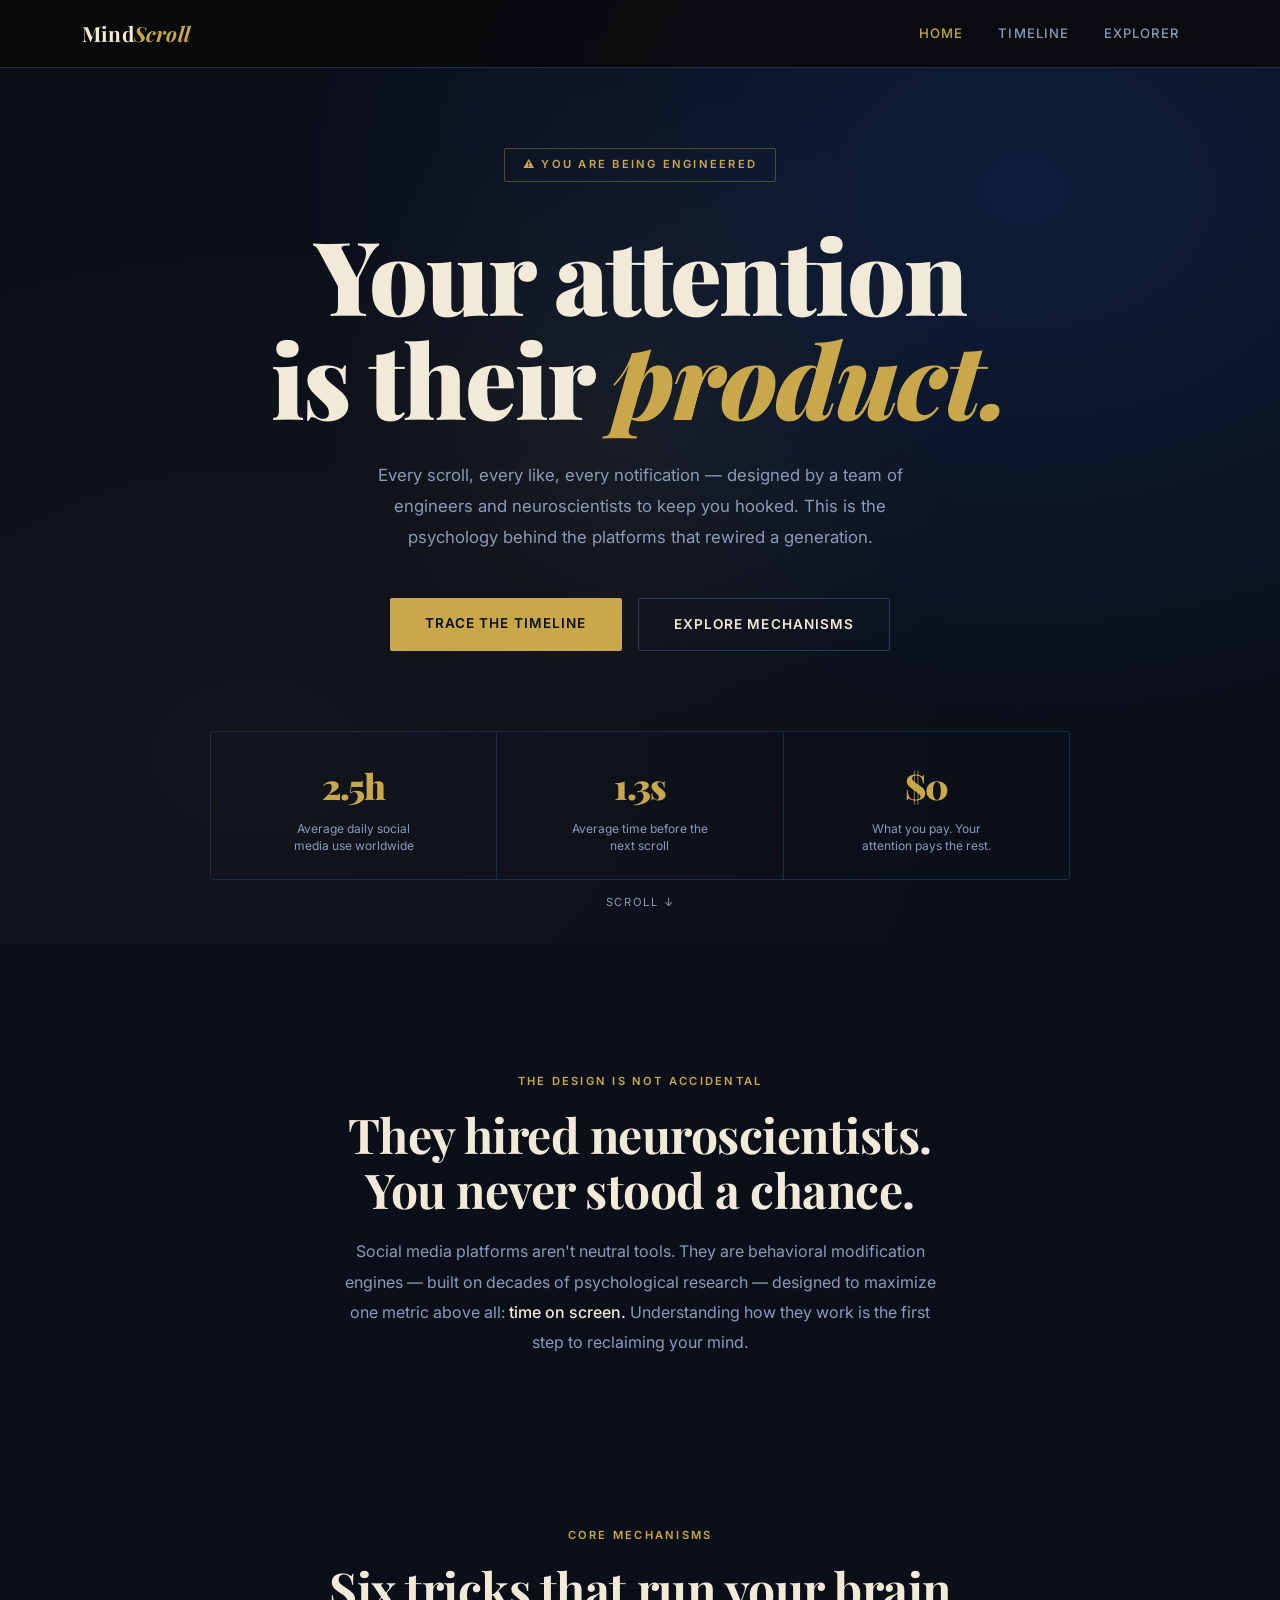
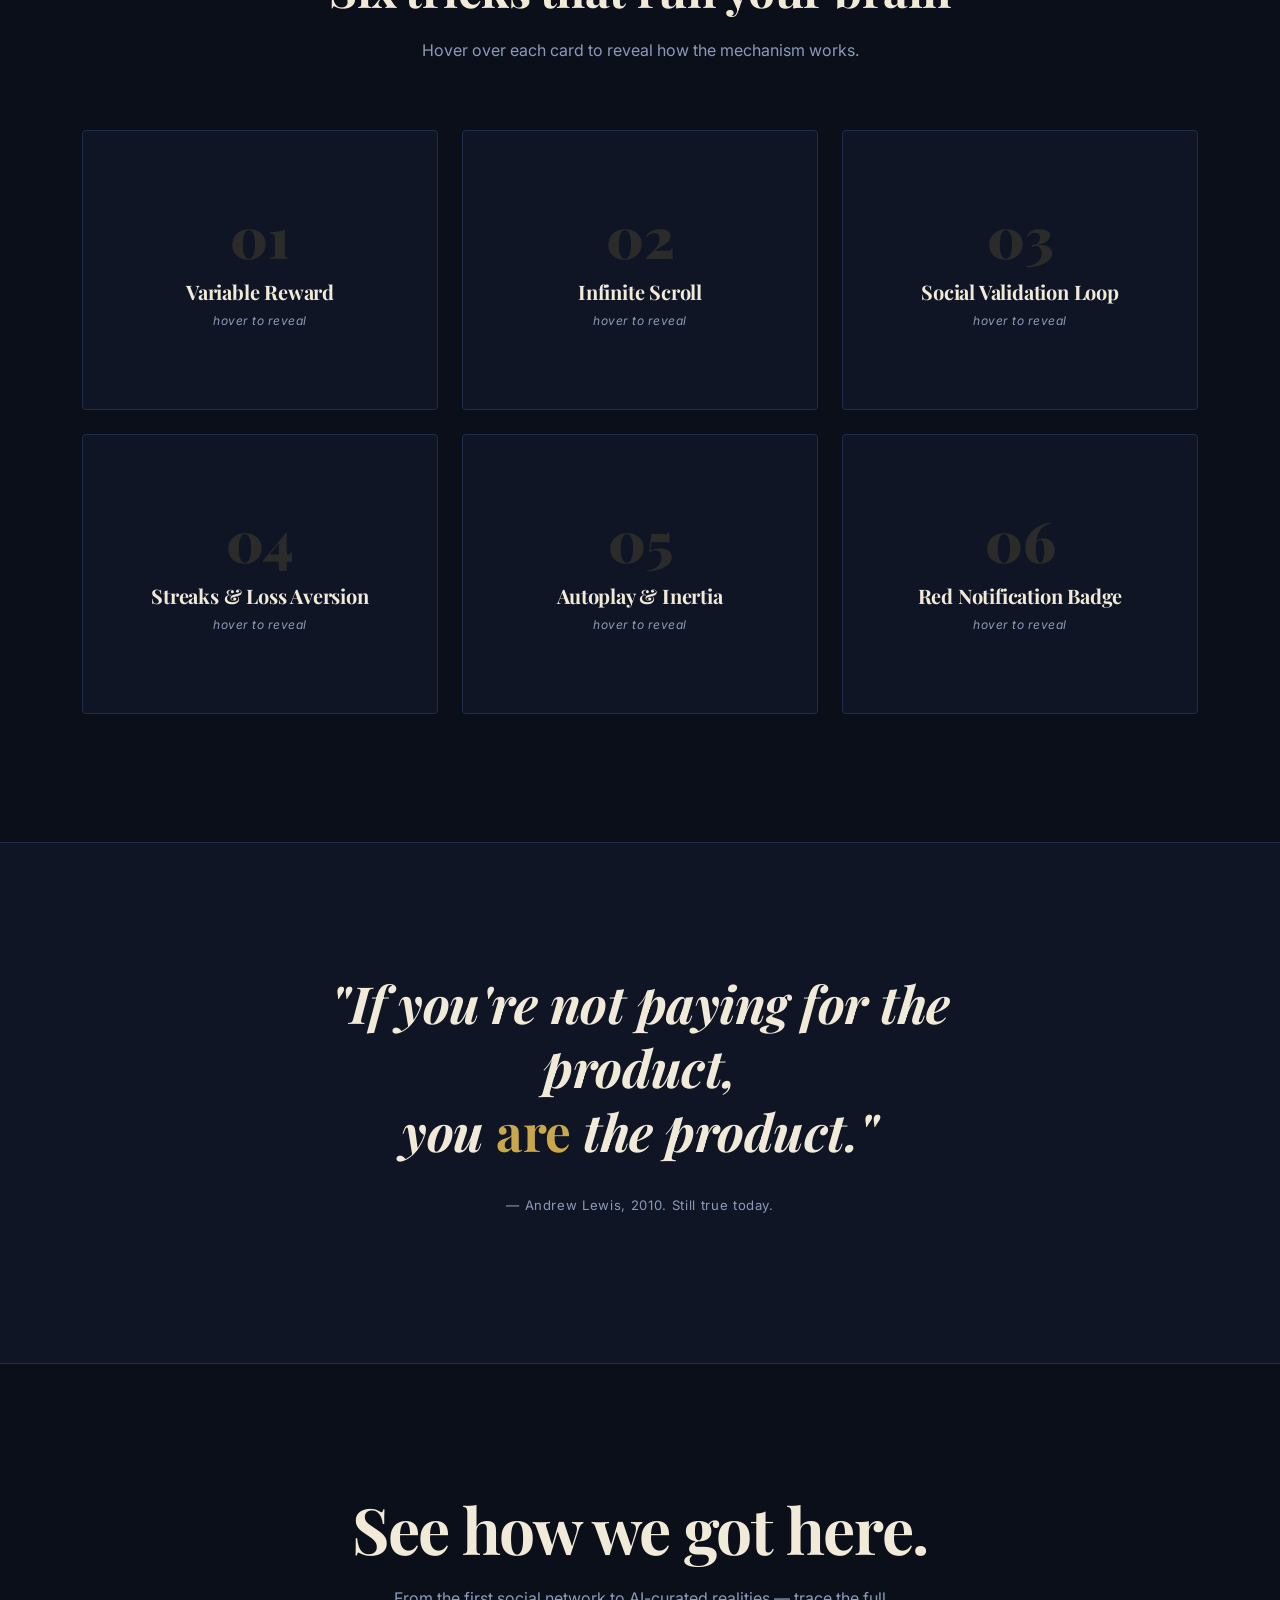
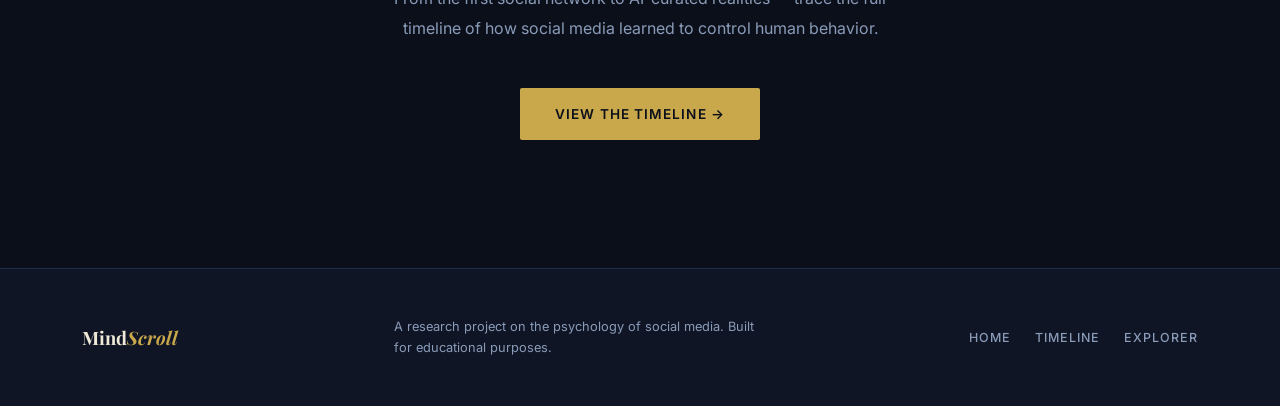
<file: mindscroll2/mindscroll/index.html>
<!DOCTYPE html>
<html lang="en">
<head>
  <meta charset="UTF-8" />
  <meta name="viewport" content="width=device-width, initial-scale=1.0" />
  <title>MindScroll — The Psychology of Social Media</title>
  <link rel="stylesheet" href="https://cdn.jsdelivr.net/npm/bootstrap@5.3.3/dist/css/bootstrap.min.css" />
  <link rel="preconnect" href="https://fonts.googleapis.com" />
  <link rel="preconnect" href="https://fonts.gstatic.com" crossorigin />
  <link href="https://fonts.googleapis.com/css2?family=Playfair+Display:ital,wght@0,400;0,600;0,700;0,900;1,400;1,700&family=Inter:wght@300;400;500;600&display=swap" rel="stylesheet" />
  <link rel="stylesheet" href="css/style.css" />
</head>
<body>

  <!-- NAV -->
  <nav class="navbar navbar-expand-lg fixed-top" id="mainNav">
    <div class="container">
      <a class="navbar-brand" href="index.html">Mind<span>Scroll</span></a>
      <button class="navbar-toggler" type="button" data-bs-toggle="collapse" data-bs-target="#navMenu">
        <span class="navbar-toggler-icon"></span>
      </button>
      <div class="collapse navbar-collapse" id="navMenu">
        <ul class="navbar-nav ms-auto">
          <li class="nav-item"><a class="nav-link active" href="index.html">Home</a></li>
          <li class="nav-item"><a class="nav-link" href="timeline.html">Timeline</a></li>
          <li class="nav-item"><a class="nav-link" href="explorer.html">Explorer</a></li>
        </ul>
      </div>
    </div>
  </nav>

  <!-- HERO -->
  <section class="hero">
    <div class="hero-inner container">
      <div class="hero-tag">⚠ You are being engineered</div>
      <h1 class="hero-title">
        Your attention<br/>is their
        <em>product.</em>
      </h1>
      <p class="hero-sub">Every scroll, every like, every notification — designed by a team of engineers and neuroscientists to keep you hooked. This is the psychology behind the platforms that rewired a generation.</p>
      <div class="hero-cta">
        <a href="timeline.html" class="btn-primary-custom">Trace the Timeline</a>
        <a href="explorer.html" class="btn-ghost-custom">Explore Mechanisms</a>
      </div>
      <div class="hero-stat-row">
        <div class="hero-stat">
          <span class="stat-number">2.5h</span>
          <span class="stat-label">Average daily social media use worldwide</span>
        </div>
        <div class="hero-stat">
          <span class="stat-number">1.3s</span>
          <span class="stat-label">Average time before the next scroll</span>
        </div>
        <div class="hero-stat">
          <span class="stat-number">$0</span>
          <span class="stat-label">What you pay. Your attention pays the rest.</span>
        </div>
      </div>
    </div>
    <div class="scroll-indicator">scroll ↓</div>
  </section>

  <!-- INTRO -->
  <section class="intro-section">
    <div class="container">
      <div class="section-eyebrow">The Design Is Not Accidental</div>
      <h2 class="section-title">They hired neuroscientists.<br/>You never stood a chance.</h2>
      <p class="section-body">Social media platforms aren't neutral tools. They are behavioral modification engines — built on decades of psychological research — designed to maximize one metric above all: <strong>time on screen.</strong> Understanding how they work is the first step to reclaiming your mind.</p>
    </div>
  </section>

  <!-- MECHANISM CARDS — Hover to reveal -->
  <section class="mechanisms-section">
    <div class="container">
      <div class="section-eyebrow">Core Mechanisms</div>
      <h2 class="section-title">Six tricks that run your brain</h2>
      <p class="section-body">Hover over each card to reveal how the mechanism works.</p>
      <div class="mechanism-grid">

        <div class="mechanism-card">
          <div class="card-front">
            <div class="card-number">01</div>
            <h3>Variable Reward</h3>
            <span class="card-hint">hover to reveal</span>
          </div>
          <div class="card-back">
            <p>Slot machines pay out unpredictably — so do your feeds. Not every scroll reveals something good, and that uncertainty is <em>exactly</em> what makes it addictive. B.F. Skinner discovered this in the 1950s. Your phone uses the same trick.</p>
            <div class="card-platform">Used by: Instagram · TikTok · Twitter</div>
          </div>
        </div>

        <div class="mechanism-card">
          <div class="card-front">
            <div class="card-number">02</div>
            <h3>Infinite Scroll</h3>
            <span class="card-hint">hover to reveal</span>
          </div>
          <div class="card-back">
            <p>Invented by Aza Raskin in 2006. He later said: <em>"It's as if they took behavioral cocaine and sprinkled it over the interface."</em> No bottom = no moment to consciously stop. Raskin now campaigns against it.</p>
            <div class="card-platform">Used by: Every major platform</div>
          </div>
        </div>

        <div class="mechanism-card">
          <div class="card-front">
            <div class="card-number">03</div>
            <h3>Social Validation Loop</h3>
            <span class="card-hint">hover to reveal</span>
          </div>
          <div class="card-back">
            <p>Every like triggers a tiny dopamine release. Platforms learned to delay like notifications — grouping them — so the hit feels bigger. You post, you wait, you check. The uncertainty window is <em>engineered</em>, not accidental.</p>
            <div class="card-platform">Used by: Instagram · Facebook · LinkedIn</div>
          </div>
        </div>

        <div class="mechanism-card">
          <div class="card-front">
            <div class="card-number">04</div>
            <h3>Streaks & Loss Aversion</h3>
            <span class="card-hint">hover to reveal</span>
          </div>
          <div class="card-back">
            <p>We fear losing something more than we value gaining the same thing. A 200-day Snapchat streak isn't a reward — it's a <em>hostage</em>. Teens have skipped funerals to maintain streaks. That's not a bug. That's the design.</p>
            <div class="card-platform">Used by: Snapchat · Duolingo · BeReal</div>
          </div>
        </div>

        <div class="mechanism-card">
          <div class="card-front">
            <div class="card-number">05</div>
            <h3>Autoplay & Inertia</h3>
            <span class="card-hint">hover to reveal</span>
          </div>
          <div class="card-back">
            <p>YouTube's autoplay (2015) exploits decision fatigue. Stopping requires active effort; continuing requires none. The default state is always <em>more content</em>. Doing nothing becomes engagement. Inertia is monetized.</p>
            <div class="card-platform">Used by: YouTube · Netflix · TikTok</div>
          </div>
        </div>

        <div class="mechanism-card">
          <div class="card-front">
            <div class="card-number">06</div>
            <h3>Red Notification Badge</h3>
            <span class="card-hint">hover to reveal</span>
          </div>
          <div class="card-back">
            <p>Red is the color of urgency and danger. Platforms chose it deliberately. Former Google Design Ethicist Tristan Harris called it <em>"a race to the bottom of the brain stem."</em> The badge says: something needs you. Right now.</p>
            <div class="card-platform">Used by: Every app on your phone</div>
          </div>
        </div>

      </div>
    </div>
  </section>

  <!-- QUOTE -->
  <section class="quote-section">
    <div class="container">
      <blockquote>
        <p>"If you're not paying for the product,<br/>you <em>are</em> the product."</p>
        <cite>— Andrew Lewis, 2010. Still true today.</cite>
      </blockquote>
    </div>
  </section>

  <!-- CTA -->
  <section class="cta-section">
    <div class="container">
      <h2>See how we got here.</h2>
      <p>From the first social network to AI-curated realities — trace the full timeline of how social media learned to control human behavior.</p>
      <a href="timeline.html" class="btn-primary-custom">View the Timeline →</a>
    </div>
  </section>

  <!-- FOOTER -->
  <footer class="site-footer">
    <div class="container">
      <div class="footer-inner">
        <div class="footer-brand">Mind<span>Scroll</span></div>
        <div class="footer-note">A research project on the psychology of social media. Built for educational purposes.</div>
        <div class="footer-links">
          <a href="index.html">Home</a>
          <a href="timeline.html">Timeline</a>
          <a href="explorer.html">Explorer</a>
        </div>
      </div>
    </div>
  </footer>

  <button class="scroll-top" id="scrollTopBtn" aria-label="Scroll to top">↑</button>

  <script src="https://cdn.jsdelivr.net/npm/bootstrap@5.3.3/dist/js/bootstrap.bundle.min.js"></script>
  <script src="js/app.js"></script>
</body>
</html>
</file>
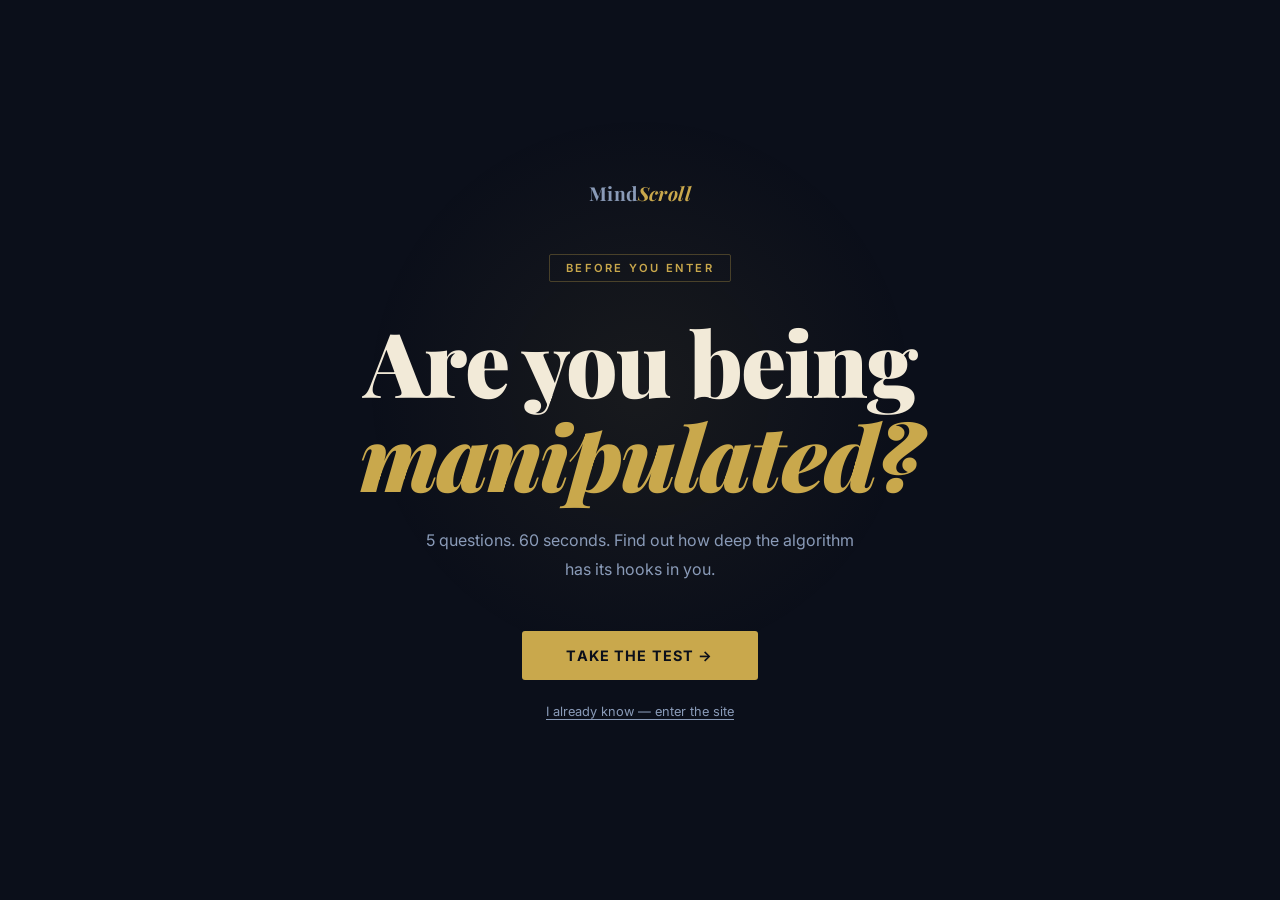
<file: mindscroll_final_draft/mindscroll/index.html>
<!DOCTYPE html>
<html lang="en">
<head>
  <meta charset="UTF-8" />
  <meta name="viewport" content="width=device-width, initial-scale=1.0" />
  <title>MindScroll — The Psychology of Social Media</title>
  <link rel="stylesheet" href="https://cdn.jsdelivr.net/npm/bootstrap@5.3.3/dist/css/bootstrap.min.css" />
  <link rel="preconnect" href="https://fonts.googleapis.com" />
  <link rel="preconnect" href="https://fonts.gstatic.com" crossorigin />
  <link href="https://fonts.googleapis.com/css2?family=Playfair+Display:ital,wght@0,400;0,600;0,700;0,900;1,400;1,700&family=Inter:wght@300;400;500;600&display=swap" rel="stylesheet" />
  <link rel="stylesheet" href="css/style.css" />
</head>
<body>

  <!-- NAV -->
  <nav class="navbar navbar-expand-lg fixed-top" id="mainNav">
    <div class="container">
      <a class="navbar-brand" href="index.html">Mind<span>Scroll</span></a>
      <button class="navbar-toggler" type="button" data-bs-toggle="collapse" data-bs-target="#navMenu">
        <span class="navbar-toggler-icon"></span>
      </button>
      <div class="collapse navbar-collapse" id="navMenu">
        <ul class="navbar-nav ms-auto">
          <li class="nav-item"><a class="nav-link active" href="index.html">Home</a></li>
          <li class="nav-item"><a class="nav-link" href="timeline.html">Timeline</a></li>
          <li class="nav-item"><a class="nav-link" href="explorer.html">Explorer</a></li>
        </ul>
      </div>
    </div>
  </nav>

  <!-- HERO -->
  <section class="hero">
    <div class="hero-inner container">
      <div class="hero-tag">⚠ You are being engineered</div>
      <h1 class="hero-title">
        Your attention<br/>is their
        <em>product.</em>
      </h1>
      <p class="hero-sub">Every scroll, every like, every notification — designed by a team of engineers and neuroscientists to keep you hooked. This is the psychology behind the platforms that rewired a generation.</p>
      <div class="hero-cta">
        <a href="timeline.html" class="btn-primary-custom">Trace the Timeline</a>
        <a href="explorer.html" class="btn-ghost-custom">Explore Mechanisms</a>
      </div>
      <div class="hero-stat-row">
        <div class="hero-stat">
          <span class="stat-number">2.5h</span>
          <span class="stat-label">Average daily social media use worldwide</span>
        </div>
        <div class="hero-stat">
          <span class="stat-number">1.3s</span>
          <span class="stat-label">Average time before the next scroll</span>
        </div>
        <div class="hero-stat">
          <span class="stat-number">$0</span>
          <span class="stat-label">What you pay. Your attention pays the rest.</span>
        </div>
      </div>
    </div>
    <div class="scroll-indicator">scroll ↓</div>
  </section>

  <!-- INTRO -->
  <section class="intro-section">
    <div class="container">
      <div class="section-eyebrow">The Design Is Not Accidental</div>
      <h2 class="section-title">They hired neuroscientists.<br/>You never stood a chance.</h2>
      <p class="section-body">Social media platforms aren't neutral tools. They are behavioral modification engines — built on decades of psychological research — designed to maximize one metric above all: <strong>time on screen.</strong> Understanding how they work is the first step to reclaiming your mind.</p>
    </div>
  </section>

  <!-- MECHANISM CARDS — Hover to reveal -->
  <section class="mechanisms-section">
    <div class="container">
      <div class="section-eyebrow">Core Mechanisms</div>
      <h2 class="section-title">Six tricks that run your brain</h2>
      <p class="section-body">Hover over each card to reveal how the mechanism works.</p>
      <div class="mechanism-grid">

        <div class="mechanism-card">
          <div class="card-front">
            <div class="card-number">01</div>
            <h3>Variable Reward</h3>
            <span class="card-hint">hover to reveal</span>
          </div>
          <div class="card-back">
            <p>Slot machines pay out unpredictably — so do your feeds. Not every scroll reveals something good, and that uncertainty is <em>exactly</em> what makes it addictive. B.F. Skinner discovered this in the 1950s. Your phone uses the same trick.</p>
            <div class="card-platform">Used by: Instagram · TikTok · Twitter</div>
          </div>
        </div>

        <div class="mechanism-card">
          <div class="card-front">
            <div class="card-number">02</div>
            <h3>Infinite Scroll</h3>
            <span class="card-hint">hover to reveal</span>
          </div>
          <div class="card-back">
            <p>Invented by Aza Raskin in 2006. He later said: <em>"It's as if they took behavioral cocaine and sprinkled it over the interface."</em> No bottom = no moment to consciously stop. Raskin now campaigns against it.</p>
            <div class="card-platform">Used by: Every major platform</div>
          </div>
        </div>

        <div class="mechanism-card">
          <div class="card-front">
            <div class="card-number">03</div>
            <h3>Social Validation Loop</h3>
            <span class="card-hint">hover to reveal</span>
          </div>
          <div class="card-back">
            <p>Every like triggers a tiny dopamine release. Platforms learned to delay like notifications — grouping them — so the hit feels bigger. You post, you wait, you check. The uncertainty window is <em>engineered</em>, not accidental.</p>
            <div class="card-platform">Used by: Instagram · Facebook · LinkedIn</div>
          </div>
        </div>

        <div class="mechanism-card">
          <div class="card-front">
            <div class="card-number">04</div>
            <h3>Streaks & Loss Aversion</h3>
            <span class="card-hint">hover to reveal</span>
          </div>
          <div class="card-back">
            <p>We fear losing something more than we value gaining the same thing. A 200-day Snapchat streak isn't a reward — it's a <em>hostage</em>. Teens have skipped funerals to maintain streaks. That's not a bug. That's the design.</p>
            <div class="card-platform">Used by: Snapchat · Duolingo · BeReal</div>
          </div>
        </div>

        <div class="mechanism-card">
          <div class="card-front">
            <div class="card-number">05</div>
            <h3>Autoplay & Inertia</h3>
            <span class="card-hint">hover to reveal</span>
          </div>
          <div class="card-back">
            <p>YouTube's autoplay (2015) exploits decision fatigue. Stopping requires active effort; continuing requires none. The default state is always <em>more content</em>. Doing nothing becomes engagement. Inertia is monetized.</p>
            <div class="card-platform">Used by: YouTube · Netflix · TikTok</div>
          </div>
        </div>

        <div class="mechanism-card">
          <div class="card-front">
            <div class="card-number">06</div>
            <h3>Red Notification Badge</h3>
            <span class="card-hint">hover to reveal</span>
          </div>
          <div class="card-back">
            <p>Red is the color of urgency and danger. Platforms chose it deliberately. Former Google Design Ethicist Tristan Harris called it <em>"a race to the bottom of the brain stem."</em> The badge says: something needs you. Right now.</p>
            <div class="card-platform">Used by: Every app on your phone</div>
          </div>
        </div>

      </div>
    </div>
  </section>


  <!-- LIVE COUNTER SECTION -->
  <section class="counter-section">
    <div class="container">
      <div class="section-eyebrow">Since you opened this page</div>
      <h2 class="section-title">The numbers don't stop</h2>
      <p class="section-body">These counters update in real time based on global averages. Every second you spend reading this, the platforms are profiting.</p>
      <div class="counter-grid">
        <div class="counter-card">
          <div class="counter-value" id="cntScrolls">0</div>
          <div class="counter-label">Instagram feed scrolls happened worldwide</div>
          <div class="counter-note"><span class="counter-pulse"></span>live estimate</div>
        </div>
        <div class="counter-card">
          <div class="counter-value" id="cntHours">0</div>
          <div class="counter-label">Hours of human life spent on TikTok</div>
          <div class="counter-note"><span class="counter-pulse"></span>live estimate</div>
        </div>
        <div class="counter-card">
          <div class="counter-value" id="cntAds">0</div>
          <div class="counter-label">Ad impressions served by Meta</div>
          <div class="counter-note"><span class="counter-pulse"></span>live estimate</div>
        </div>
        <div class="counter-card">
          <div class="counter-value" id="cntPosts">0</div>
          <div class="counter-label">New Instagram posts uploaded</div>
          <div class="counter-note"><span class="counter-pulse"></span>live estimate</div>
        </div>
        <div class="counter-card">
          <div class="counter-value" id="cntNotifs">0</div>
          <div class="counter-label">Push notifications sent globally</div>
          <div class="counter-note"><span class="counter-pulse"></span>live estimate</div>
        </div>
        <div class="counter-card">
          <div class="counter-value" id="cntRevenue">/bin/sh</div>
          <div class="counter-label">Earned by Meta from your attention</div>
          <div class="counter-note"><span class="counter-pulse"></span>live estimate</div>
        </div>
      </div>
    </div>
  </section>

  <!-- QUOTE -->
  <section class="quote-section">
    <div class="container">
      <blockquote>
        <p>"If you're not paying for the product,<br/>you <em>are</em> the product."</p>
        <cite>— Andrew Lewis, 2010. Still true today.</cite>
      </blockquote>
    </div>
  </section>

  <!-- CTA -->
  <section class="cta-section">
    <div class="container">
      <h2>See how we got here.</h2>
      <p>From the first social network to AI-curated realities — trace the full timeline of how social media learned to control human behavior.</p>
      <a href="timeline.html" class="btn-primary-custom">View the Timeline →</a>
    </div>
  </section>

  <!-- FOOTER -->
  <footer class="site-footer">
    <div class="container">
      <div class="footer-inner">
        <div class="footer-brand">Mind<span>Scroll</span></div>
        <div class="footer-note">A research project on the psychology of social media.<br/>Built for educational purposes.</div>
        <div class="footer-links">
          <a href="index.html">Home</a>
          <a href="timeline.html">Timeline</a>
          <a href="explorer.html">Explorer</a>
        </div>
      </div>
    </div>
  </footer>

  <button class="scroll-top" id="scrollTopBtn" aria-label="Scroll to top">↑</button>

  <script src="https://cdn.jsdelivr.net/npm/bootstrap@5.3.3/dist/js/bootstrap.bundle.min.js"></script>
  <script>
    // Redirect to quiz gate on first visit
    if (!sessionStorage.getItem('quizDone')) {
      window.location.href = 'quiz.html';
    }
  </script>
  <script src="js/app.js"></script>
</body>
</html>
</file>
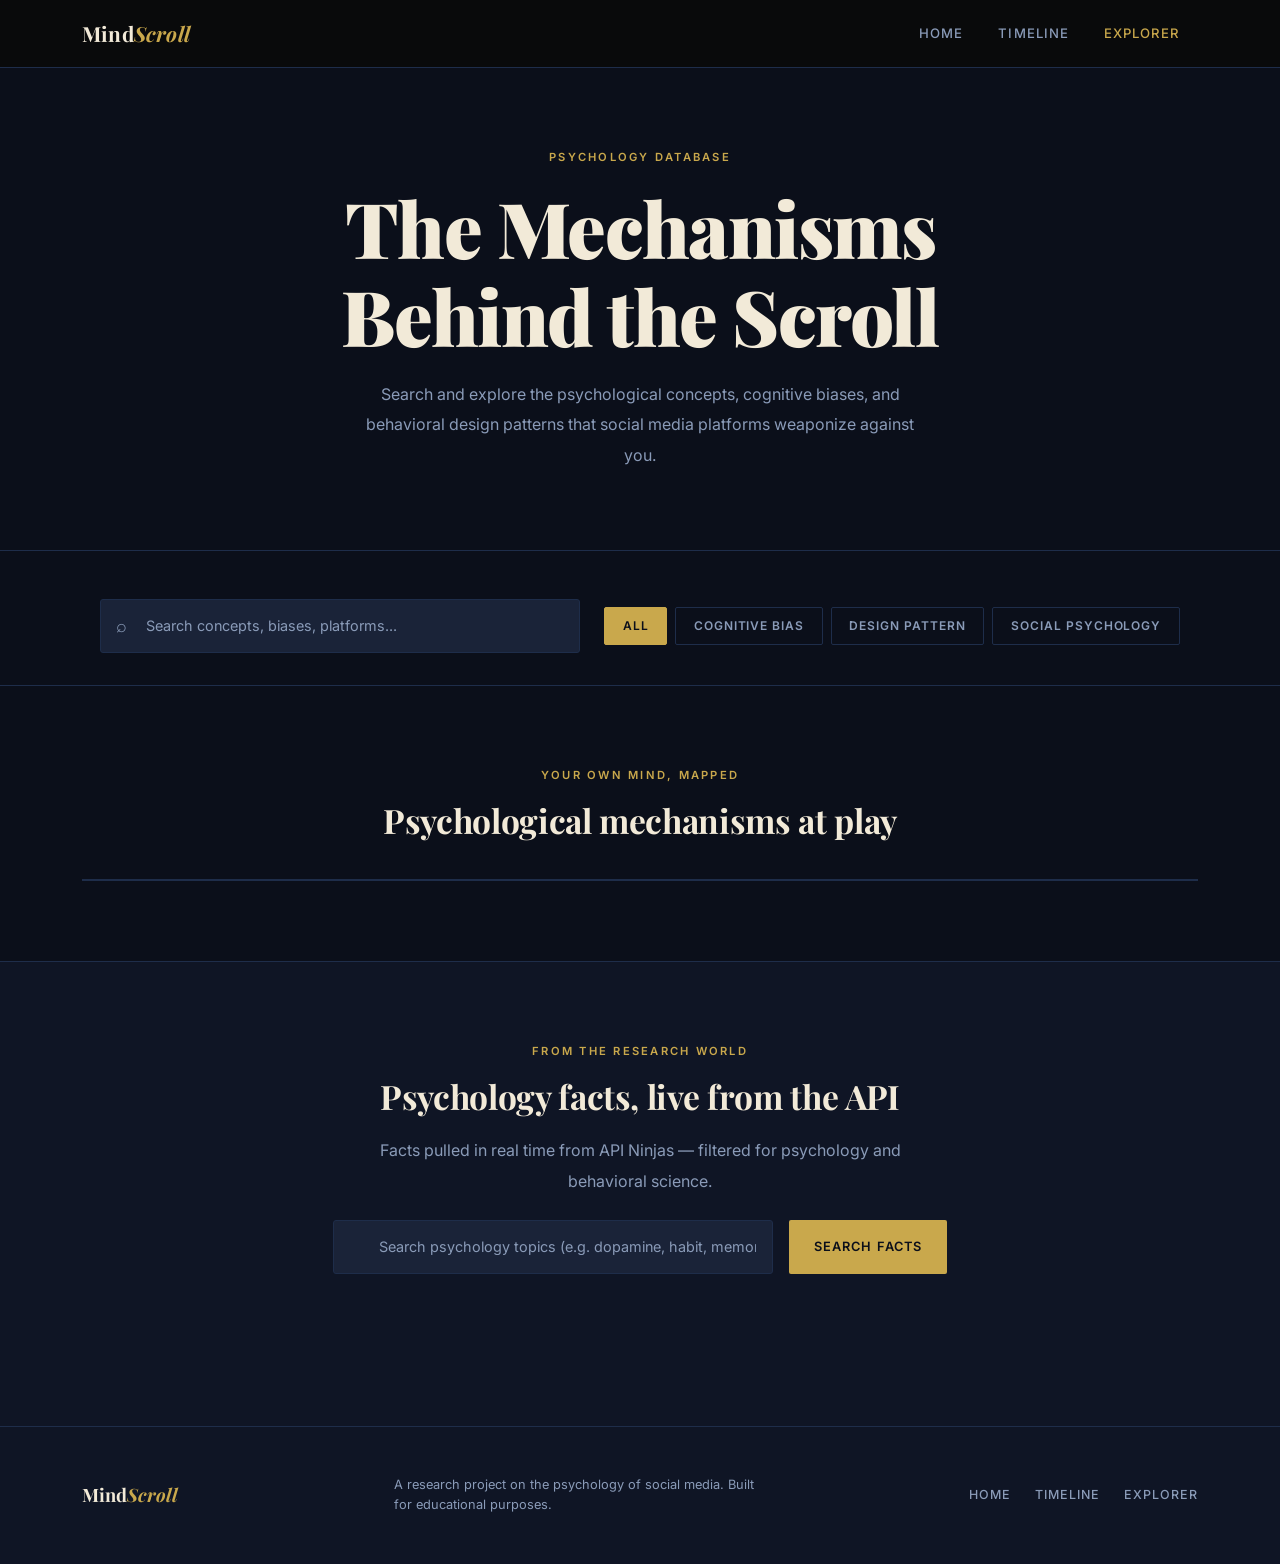
<file: mindscroll2/mindscroll/explorer.html>
<!DOCTYPE html>
<html lang="en">
<head>
  <meta charset="UTF-8" />
  <meta name="viewport" content="width=device-width, initial-scale=1.0" />
  <title>Explorer — MindScroll</title>
  <link rel="stylesheet" href="https://cdn.jsdelivr.net/npm/bootstrap@5.3.3/dist/css/bootstrap.min.css" />
  <link href="https://fonts.googleapis.com/css2?family=Playfair+Display:ital,wght@0,400;0,600;0,700;0,900;1,400;1,700&family=Inter:wght@300;400;500;600&display=swap" rel="stylesheet" />
  <link rel="stylesheet" href="css/style.css" />
  <link rel="stylesheet" href="css/explorer.css" />
</head>
<body>

  <!-- NAV -->
  <nav class="navbar navbar-expand-lg fixed-top" id="mainNav">
    <div class="container">
      <a class="navbar-brand" href="index.html">Mind<span>Scroll</span></a>
      <button class="navbar-toggler" type="button" data-bs-toggle="collapse" data-bs-target="#navMenu">
        <span class="navbar-toggler-icon"></span>
      </button>
      <div class="collapse navbar-collapse" id="navMenu">
        <ul class="navbar-nav ms-auto">
          <li class="nav-item"><a class="nav-link" href="index.html">Home</a></li>
          <li class="nav-item"><a class="nav-link" href="timeline.html">Timeline</a></li>
          <li class="nav-item"><a class="nav-link active" href="explorer.html">Explorer</a></li>
        </ul>
      </div>
    </div>
  </nav>

  <!-- PAGE HERO -->
  <section class="page-hero">
    <div class="container">
      <div class="section-eyebrow">Psychology Database</div>
      <h1 class="page-hero-title">The Mechanisms<br/>Behind the Scroll</h1>
      <p class="page-hero-sub">Search and explore the psychological concepts, cognitive biases, and behavioral design patterns that social media platforms weaponize against you.</p>
    </div>
  </section>

  <!-- SEARCH & FILTER -->
  <section class="explorer-controls">
    <div class="container">
      <div class="controls-row">
        <div class="search-wrap">
          <input type="text" id="searchInput" class="explorer-search" placeholder="Search concepts, biases, platforms..." aria-label="Search" />
          <span class="search-icon">⌕</span>
        </div>
        <div class="filter-wrap">
          <button class="filter-btn active" data-filter="all">All</button>
          <button class="filter-btn" data-filter="cognitive">Cognitive Bias</button>
          <button class="filter-btn" data-filter="design">Design Pattern</button>
          <button class="filter-btn" data-filter="social">Social Psychology</button>
        </div>
      </div>
      <!-- Alert messages -->
      <div id="alertBox" class="alert-box" role="alert" aria-live="polite"></div>
    </div>
  </section>

  <!-- OWN DATA CARDS -->
  <section class="explorer-section">
    <div class="container">
      <div class="section-eyebrow">Your Own Mind, Mapped</div>
      <h2 class="section-title sm">Psychological mechanisms at play</h2>
      <div class="explorer-grid" id="explorerGrid">
        <!-- Populated by JS -->
      </div>
      <div class="empty-state" id="emptyState" style="display:none;">
        <p>No results for that search. Try another term.</p>
      </div>
    </div>
  </section>

  <!-- API SECTION -->
  <section class="api-section">
    <div class="container">
      <div class="section-eyebrow">From the Research World</div>
      <h2 class="section-title sm">Psychology facts, live from the API</h2>
      <p class="section-body sm">Facts pulled in real time from API Ninjas — filtered for psychology and behavioral science.</p>

      <div class="api-search-row">
        <input type="text" id="apiSearchInput" class="explorer-search" placeholder="Search psychology topics (e.g. dopamine, habit, memory)..." />
        <button class="btn-primary-custom sm" id="apiFetchBtn">Search Facts</button>
      </div>

      <!-- Loading State -->
      <div class="loading-spinner" id="loadingSpinner" style="display:none;">
        <div class="spinner"></div>
        <p>Fetching from API...</p>
      </div>

      <!-- Error State -->
      <div class="error-state" id="errorState" style="display:none;">
        <p>⚠️ Couldn't connect to the API. Check your connection or API key.</p>
      </div>

      <!-- Results -->
      <div class="api-results" id="apiResults"></div>

    </div>
  </section>

  <!-- FOOTER -->
  <footer class="site-footer">
    <div class="container">
      <div class="footer-inner">
        <div class="footer-brand">Mind<span>Scroll</span></div>
        <div class="footer-note">A research project on the psychology of social media. Built for educational purposes.</div>
        <div class="footer-links">
          <a href="index.html">Home</a>
          <a href="timeline.html">Timeline</a>
          <a href="explorer.html">Explorer</a>
        </div>
      </div>
    </div>
  </footer>

  <button class="scroll-top" id="scrollTopBtn" aria-label="Scroll to top">↑</button>

  <script src="https://cdn.jsdelivr.net/npm/bootstrap@5.3.3/dist/js/bootstrap.bundle.min.js"></script>
  <script src="js/app.js"></script>
  <script src="js/explorer.js"></script>
</body>
</html>
</file>
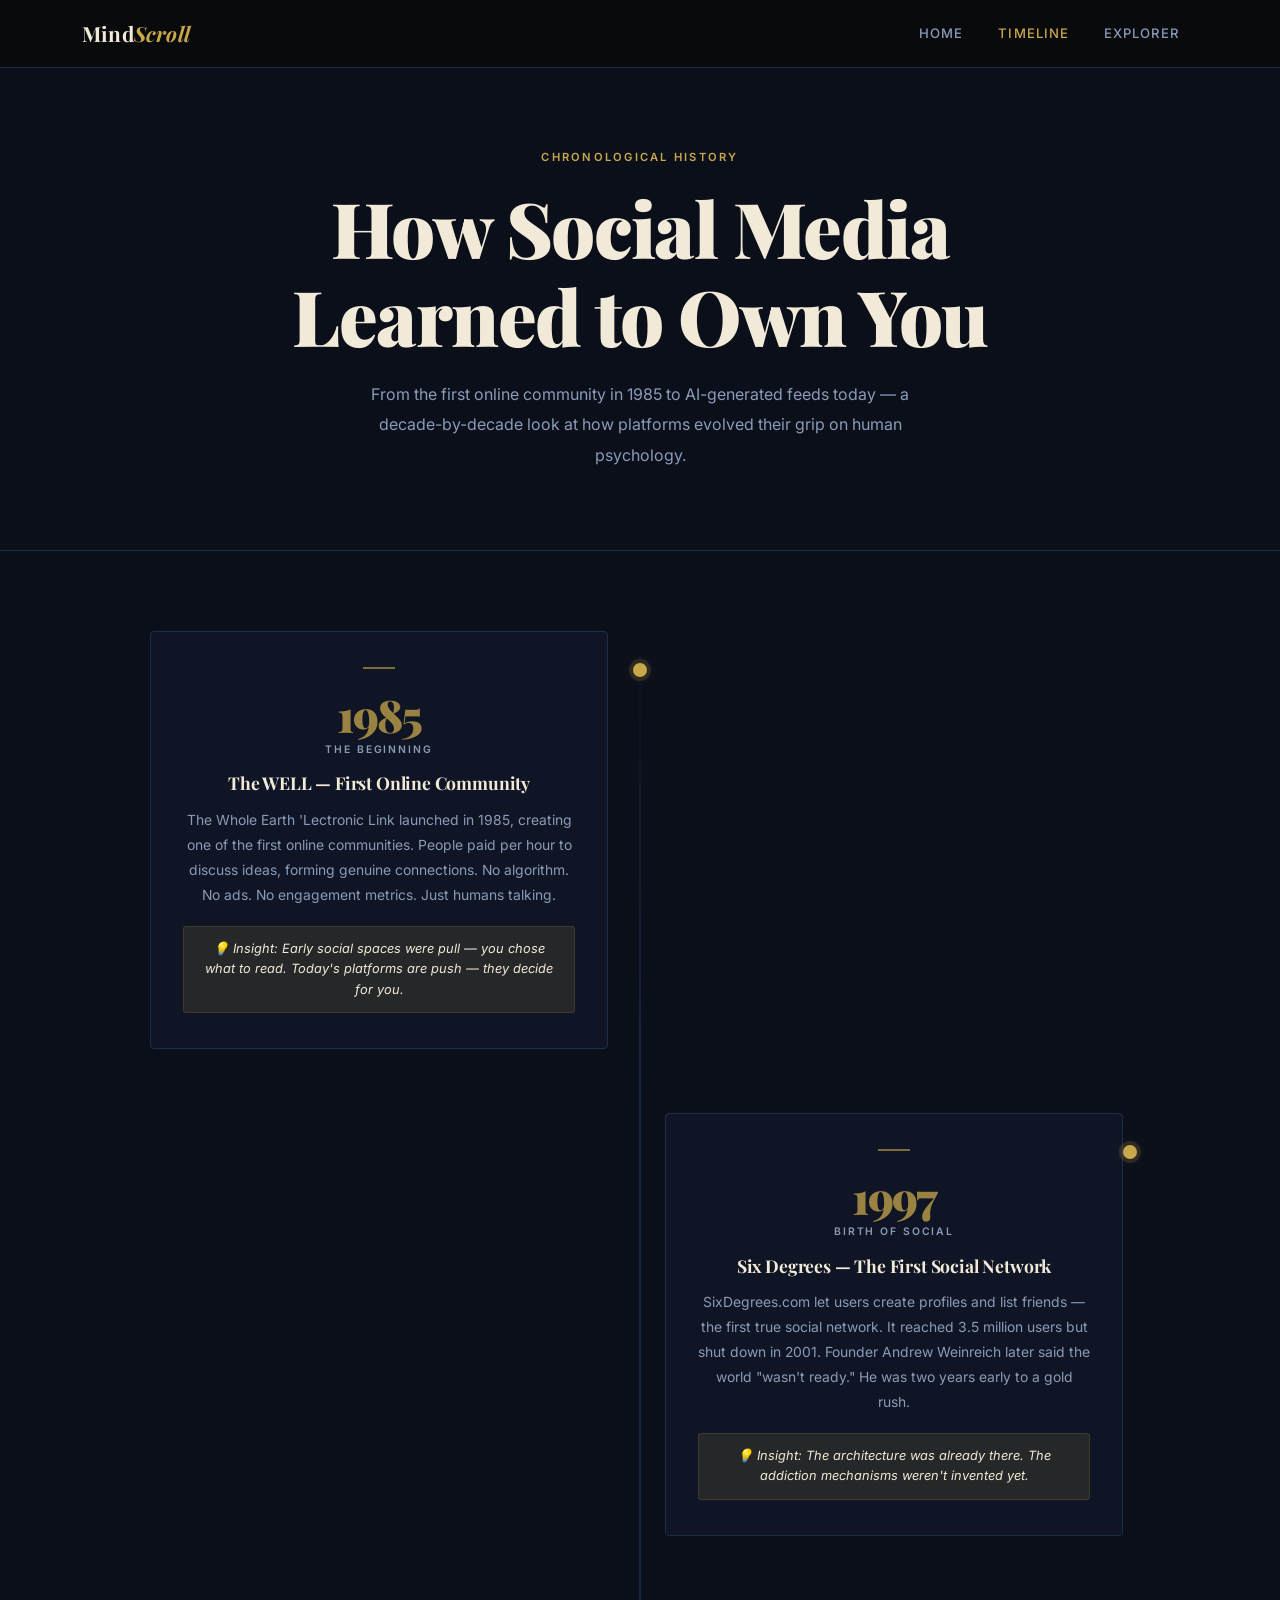
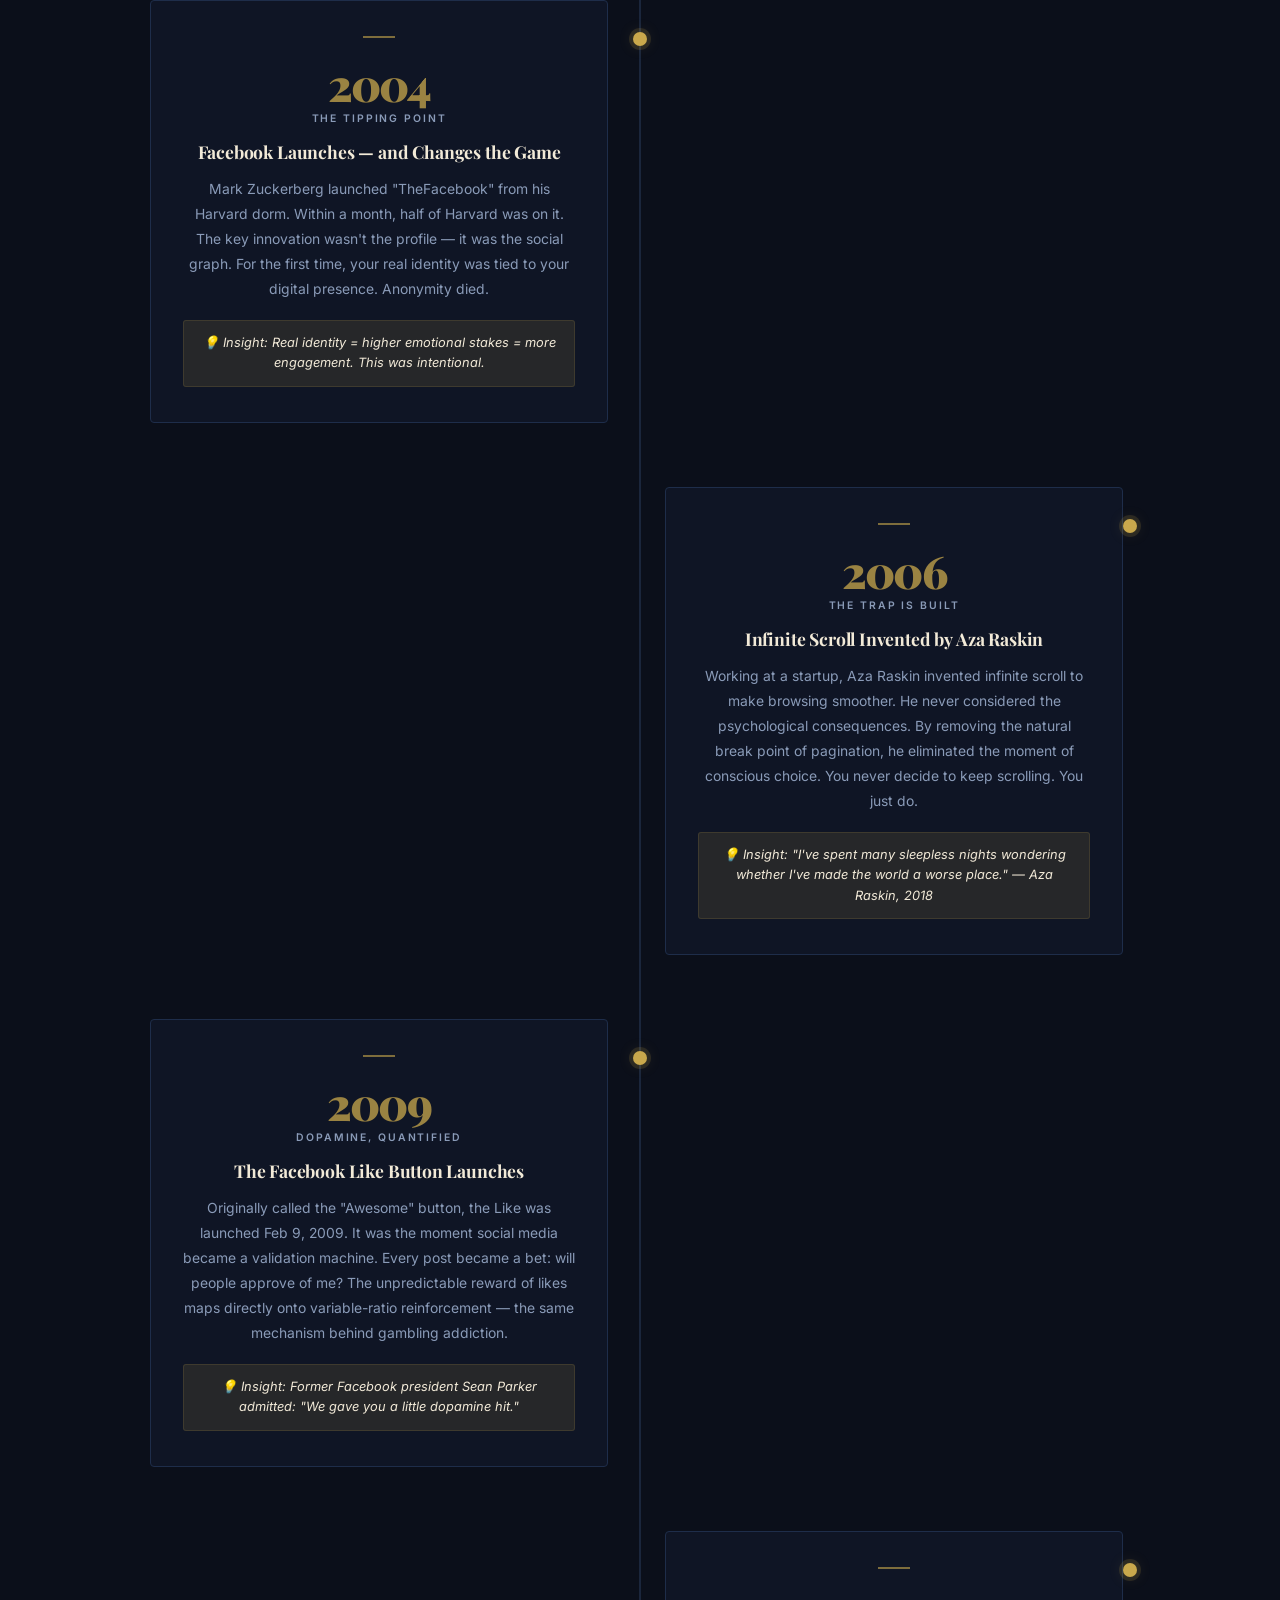
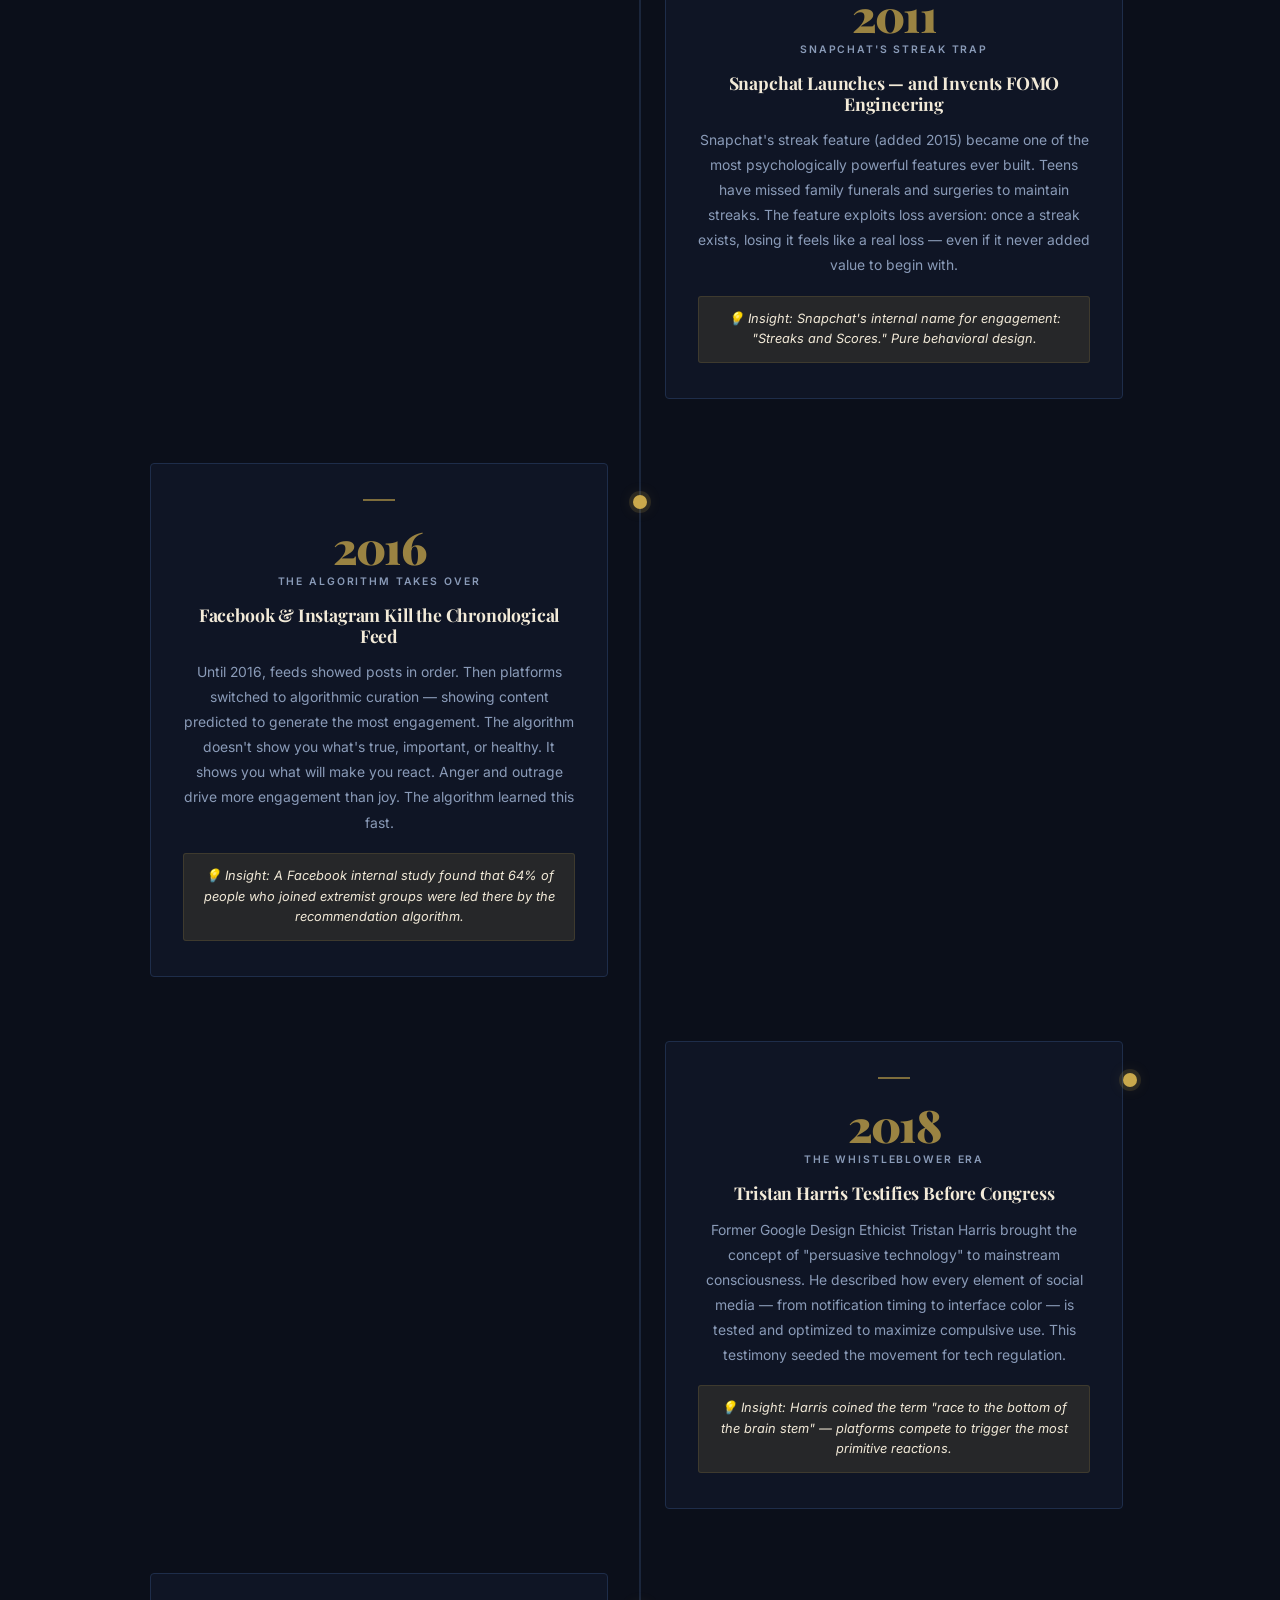
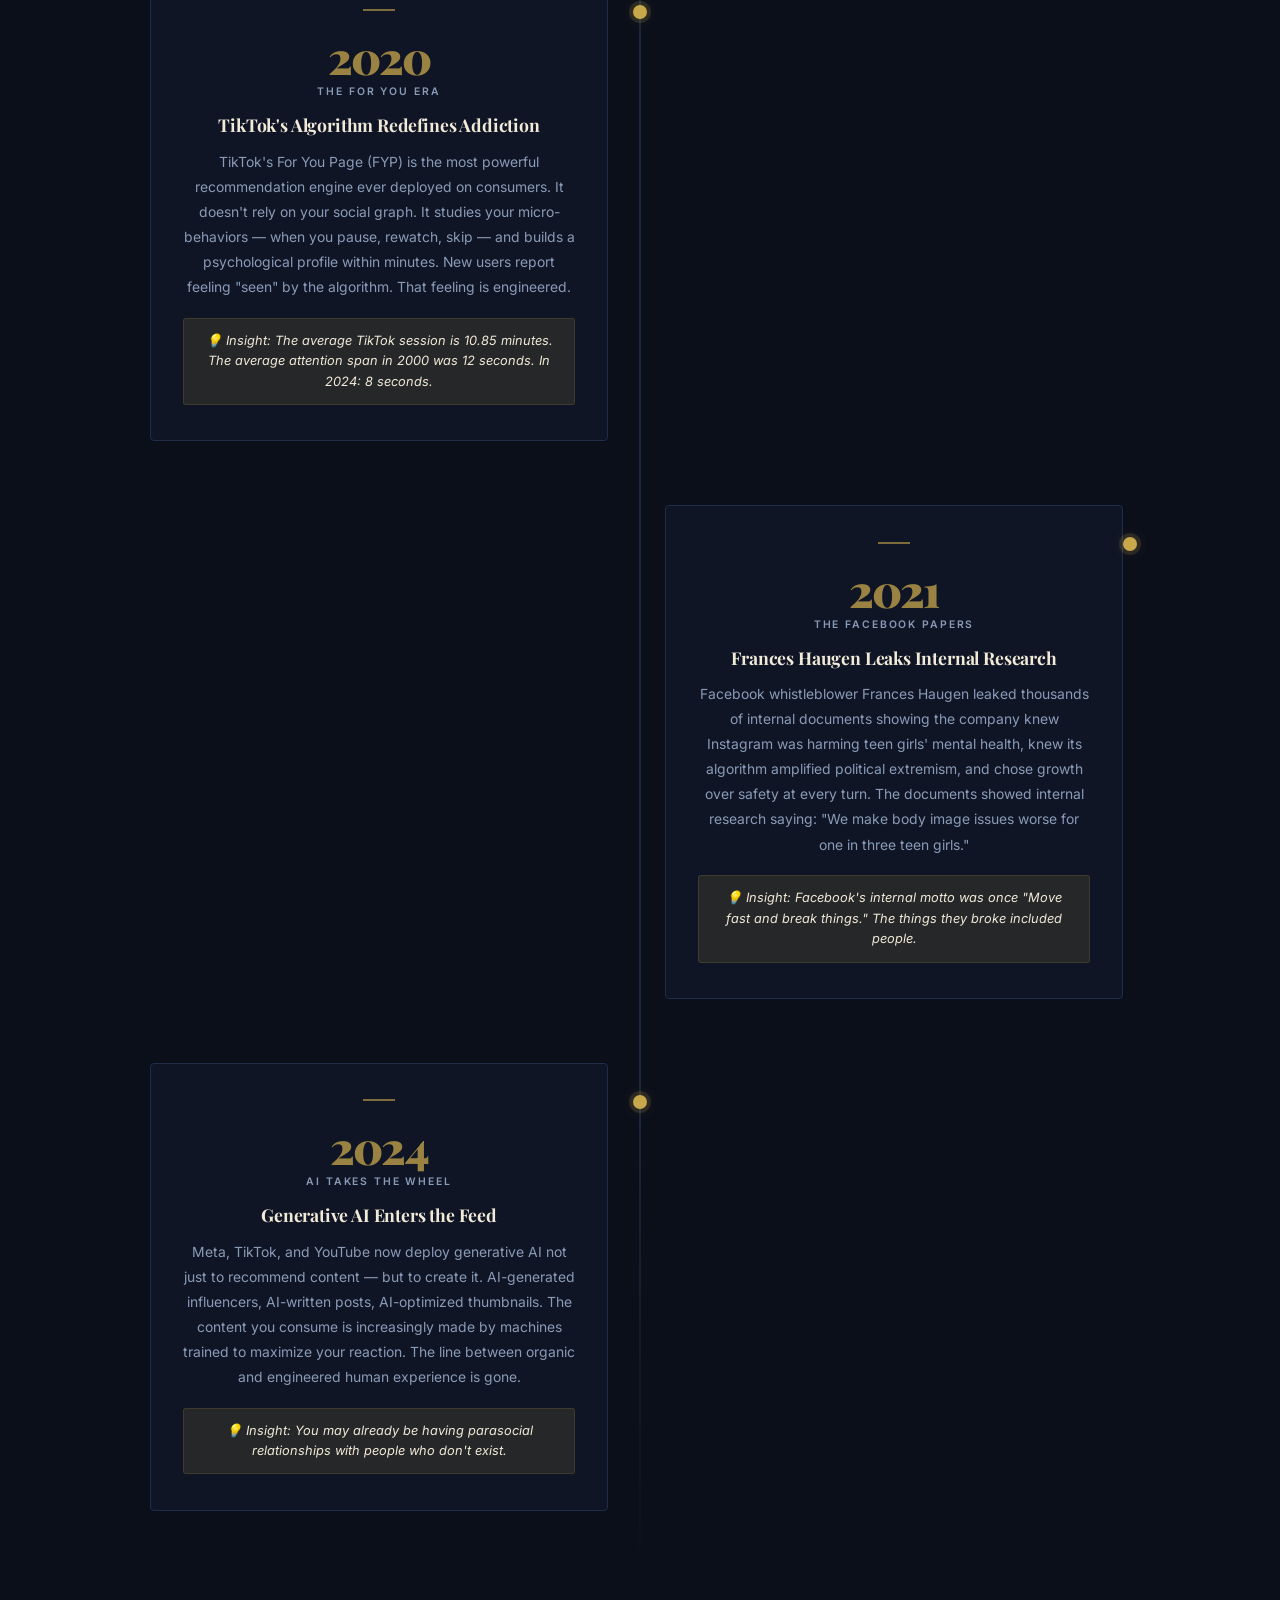
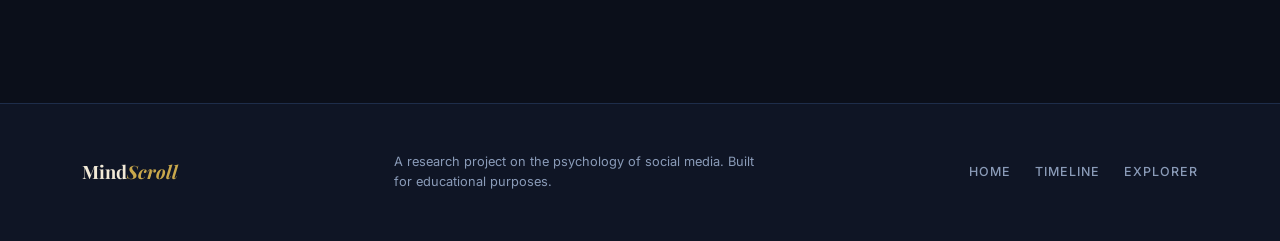
<file: mindscroll2/mindscroll/timeline.html>
<!DOCTYPE html>
<html lang="en">
<head>
  <meta charset="UTF-8" />
  <meta name="viewport" content="width=device-width, initial-scale=1.0" />
  <title>Timeline — MindScroll</title>
  <link rel="stylesheet" href="https://cdn.jsdelivr.net/npm/bootstrap@5.3.3/dist/css/bootstrap.min.css" />
  <link href="https://fonts.googleapis.com/css2?family=Playfair+Display:ital,wght@0,400;0,600;0,700;0,900;1,400;1,700&family=Inter:wght@300;400;500;600&display=swap" rel="stylesheet" />
  <link rel="stylesheet" href="css/style.css" />
  <link rel="stylesheet" href="css/timeline.css" />
</head>
<body>

  <!-- NAV -->
  <nav class="navbar navbar-expand-lg fixed-top" id="mainNav">
    <div class="container">
      <a class="navbar-brand" href="index.html">Mind<span>Scroll</span></a>
      <button class="navbar-toggler" type="button" data-bs-toggle="collapse" data-bs-target="#navMenu">
        <span class="navbar-toggler-icon"></span>
      </button>
      <div class="collapse navbar-collapse" id="navMenu">
        <ul class="navbar-nav ms-auto">
          <li class="nav-item"><a class="nav-link" href="index.html">Home</a></li>
          <li class="nav-item"><a class="nav-link active" href="timeline.html">Timeline</a></li>
          <li class="nav-item"><a class="nav-link" href="explorer.html">Explorer</a></li>
        </ul>
      </div>
    </div>
  </nav>

  <!-- PAGE HERO -->
  <section class="page-hero">
    <div class="container">
      <div class="section-eyebrow">Chronological History</div>
      <h1 class="page-hero-title">How Social Media<br/>Learned to Own You</h1>
      <p class="page-hero-sub">From the first online community in 1985 to AI-generated feeds today — a decade-by-decade look at how platforms evolved their grip on human psychology.</p>
    </div>
  </section>

  <!-- TIMELINE SECTION -->
  <!--
    UNIQUE REQUIREMENT: Timeline-style section using Flexbox
    Each .timeline-item uses flexbox to align the year/dot/content side by side.
    The central spine is created with a CSS pseudo-element.
    On mobile, the layout collapses to a single column using flex-direction: column.
    See css/timeline.css for full implementation.
  -->
  <section class="timeline-section">
    <div class="container">
      <div class="timeline">

        <div class="timeline-item left" data-year="1985">
          <div class="timeline-content">
            <div class="tl-year">1985</div>
            <div class="tl-tag">The Beginning</div>
            <h3>The WELL — First Online Community</h3>
            <p>The Whole Earth 'Lectronic Link launched in 1985, creating one of the first online communities. People paid per hour to discuss ideas, forming genuine connections. No algorithm. No ads. No engagement metrics. Just humans talking.</p>
            <div class="tl-insight">💡 Insight: Early social spaces were <em>pull</em> — you chose what to read. Today's platforms are <em>push</em> — they decide for you.</div>
          </div>
          <div class="timeline-dot"></div>
        </div>

        <div class="timeline-item right" data-year="1997">
          <div class="timeline-dot"></div>
          <div class="timeline-content">
            <div class="tl-year">1997</div>
            <div class="tl-tag">Birth of Social</div>
            <h3>Six Degrees — The First Social Network</h3>
            <p>SixDegrees.com let users create profiles and list friends — the first true social network. It reached 3.5 million users but shut down in 2001. Founder Andrew Weinreich later said the world "wasn't ready." He was two years early to a gold rush.</p>
            <div class="tl-insight">💡 Insight: The architecture was already there. The addiction mechanisms weren't invented yet.</div>
          </div>
        </div>

        <div class="timeline-item left" data-year="2004">
          <div class="timeline-content">
            <div class="tl-year">2004</div>
            <div class="tl-tag">The Tipping Point</div>
            <h3>Facebook Launches — and Changes the Game</h3>
            <p>Mark Zuckerberg launched "TheFacebook" from his Harvard dorm. Within a month, half of Harvard was on it. The key innovation wasn't the profile — it was the social graph. For the first time, your real identity was tied to your digital presence. Anonymity died.</p>
            <div class="tl-insight">💡 Insight: Real identity = higher emotional stakes = more engagement. This was intentional.</div>
          </div>
          <div class="timeline-dot"></div>
        </div>

        <div class="timeline-item right" data-year="2006">
          <div class="timeline-dot"></div>
          <div class="timeline-content">
            <div class="tl-year">2006</div>
            <div class="tl-tag">The Trap is Built</div>
            <h3>Infinite Scroll Invented by Aza Raskin</h3>
            <p>Working at a startup, Aza Raskin invented infinite scroll to make browsing smoother. He never considered the psychological consequences. By removing the natural break point of pagination, he eliminated the moment of conscious choice. You never decide to keep scrolling. You just do.</p>
            <div class="tl-insight">💡 Insight: "I've spent many sleepless nights wondering whether I've made the world a worse place." — Aza Raskin, 2018</div>
          </div>
        </div>

        <div class="timeline-item left" data-year="2009">
          <div class="timeline-content">
            <div class="tl-year">2009</div>
            <div class="tl-tag">Dopamine, Quantified</div>
            <h3>The Facebook Like Button Launches</h3>
            <p>Originally called the "Awesome" button, the Like was launched Feb 9, 2009. It was the moment social media became a validation machine. Every post became a bet: will people approve of me? The unpredictable reward of likes maps directly onto variable-ratio reinforcement — the same mechanism behind gambling addiction.</p>
            <div class="tl-insight">💡 Insight: Former Facebook president Sean Parker admitted: "We gave you a little dopamine hit."</div>
          </div>
          <div class="timeline-dot"></div>
        </div>

        <div class="timeline-item right" data-year="2011">
          <div class="timeline-dot"></div>
          <div class="timeline-content">
            <div class="tl-year">2011</div>
            <div class="tl-tag">Snapchat's Streak Trap</div>
            <h3>Snapchat Launches — and Invents FOMO Engineering</h3>
            <p>Snapchat's streak feature (added 2015) became one of the most psychologically powerful features ever built. Teens have missed family funerals and surgeries to maintain streaks. The feature exploits loss aversion: once a streak exists, losing it feels like a real loss — even if it never added value to begin with.</p>
            <div class="tl-insight">💡 Insight: Snapchat's internal name for engagement: "Streaks and Scores." Pure behavioral design.</div>
          </div>
        </div>

        <div class="timeline-item left" data-year="2016">
          <div class="timeline-content">
            <div class="tl-year">2016</div>
            <div class="tl-tag">The Algorithm Takes Over</div>
            <h3>Facebook & Instagram Kill the Chronological Feed</h3>
            <p>Until 2016, feeds showed posts in order. Then platforms switched to algorithmic curation — showing content predicted to generate the most engagement. The algorithm doesn't show you what's true, important, or healthy. It shows you what will make you react. Anger and outrage drive more engagement than joy. The algorithm learned this fast.</p>
            <div class="tl-insight">💡 Insight: A Facebook internal study found that 64% of people who joined extremist groups were led there by the recommendation algorithm.</div>
          </div>
          <div class="timeline-dot"></div>
        </div>

        <div class="timeline-item right" data-year="2018">
          <div class="timeline-dot"></div>
          <div class="timeline-content">
            <div class="tl-year">2018</div>
            <div class="tl-tag">The Whistleblower Era</div>
            <h3>Tristan Harris Testifies Before Congress</h3>
            <p>Former Google Design Ethicist Tristan Harris brought the concept of "persuasive technology" to mainstream consciousness. He described how every element of social media — from notification timing to interface color — is tested and optimized to maximize compulsive use. This testimony seeded the movement for tech regulation.</p>
            <div class="tl-insight">💡 Insight: Harris coined the term "race to the bottom of the brain stem" — platforms compete to trigger the most primitive reactions.</div>
          </div>
        </div>

        <div class="timeline-item left" data-year="2020">
          <div class="timeline-content">
            <div class="tl-year">2020</div>
            <div class="tl-tag">The For You Era</div>
            <h3>TikTok's Algorithm Redefines Addiction</h3>
            <p>TikTok's For You Page (FYP) is the most powerful recommendation engine ever deployed on consumers. It doesn't rely on your social graph. It studies your micro-behaviors — when you pause, rewatch, skip — and builds a psychological profile within minutes. New users report feeling "seen" by the algorithm. That feeling is engineered.</p>
            <div class="tl-insight">💡 Insight: The average TikTok session is 10.85 minutes. The average attention span in 2000 was 12 seconds. In 2024: 8 seconds.</div>
          </div>
          <div class="timeline-dot"></div>
        </div>

        <div class="timeline-item right" data-year="2021">
          <div class="timeline-dot"></div>
          <div class="timeline-content">
            <div class="tl-year">2021</div>
            <div class="tl-tag">The Facebook Papers</div>
            <h3>Frances Haugen Leaks Internal Research</h3>
            <p>Facebook whistleblower Frances Haugen leaked thousands of internal documents showing the company knew Instagram was harming teen girls' mental health, knew its algorithm amplified political extremism, and chose growth over safety at every turn. The documents showed internal research saying: "We make body image issues worse for one in three teen girls."</p>
            <div class="tl-insight">💡 Insight: Facebook's internal motto was once "Move fast and break things." The things they broke included people.</div>
          </div>
        </div>

        <div class="timeline-item left" data-year="2024">
          <div class="timeline-content">
            <div class="tl-year">2024</div>
            <div class="tl-tag">AI Takes the Wheel</div>
            <h3>Generative AI Enters the Feed</h3>
            <p>Meta, TikTok, and YouTube now deploy generative AI not just to recommend content — but to create it. AI-generated influencers, AI-written posts, AI-optimized thumbnails. The content you consume is increasingly made by machines trained to maximize your reaction. The line between organic and engineered human experience is gone.</p>
            <div class="tl-insight">💡 Insight: You may already be having parasocial relationships with people who don't exist.</div>
          </div>
          <div class="timeline-dot"></div>
        </div>

      </div>
    </div>
  </section>

  <!-- FOOTER -->
  <footer class="site-footer">
    <div class="container">
      <div class="footer-inner">
        <div class="footer-brand">Mind<span>Scroll</span></div>
        <div class="footer-note">A research project on the psychology of social media. Built for educational purposes.</div>
        <div class="footer-links">
          <a href="index.html">Home</a>
          <a href="timeline.html">Timeline</a>
          <a href="explorer.html">Explorer</a>
        </div>
      </div>
    </div>
  </footer>

  <button class="scroll-top" id="scrollTopBtn" aria-label="Scroll to top">↑</button>

  <script src="https://cdn.jsdelivr.net/npm/bootstrap@5.3.3/dist/js/bootstrap.bundle.min.js"></script>
  <script src="js/app.js"></script>
  <script src="js/timeline.js"></script>
</body>
</html>
</file>
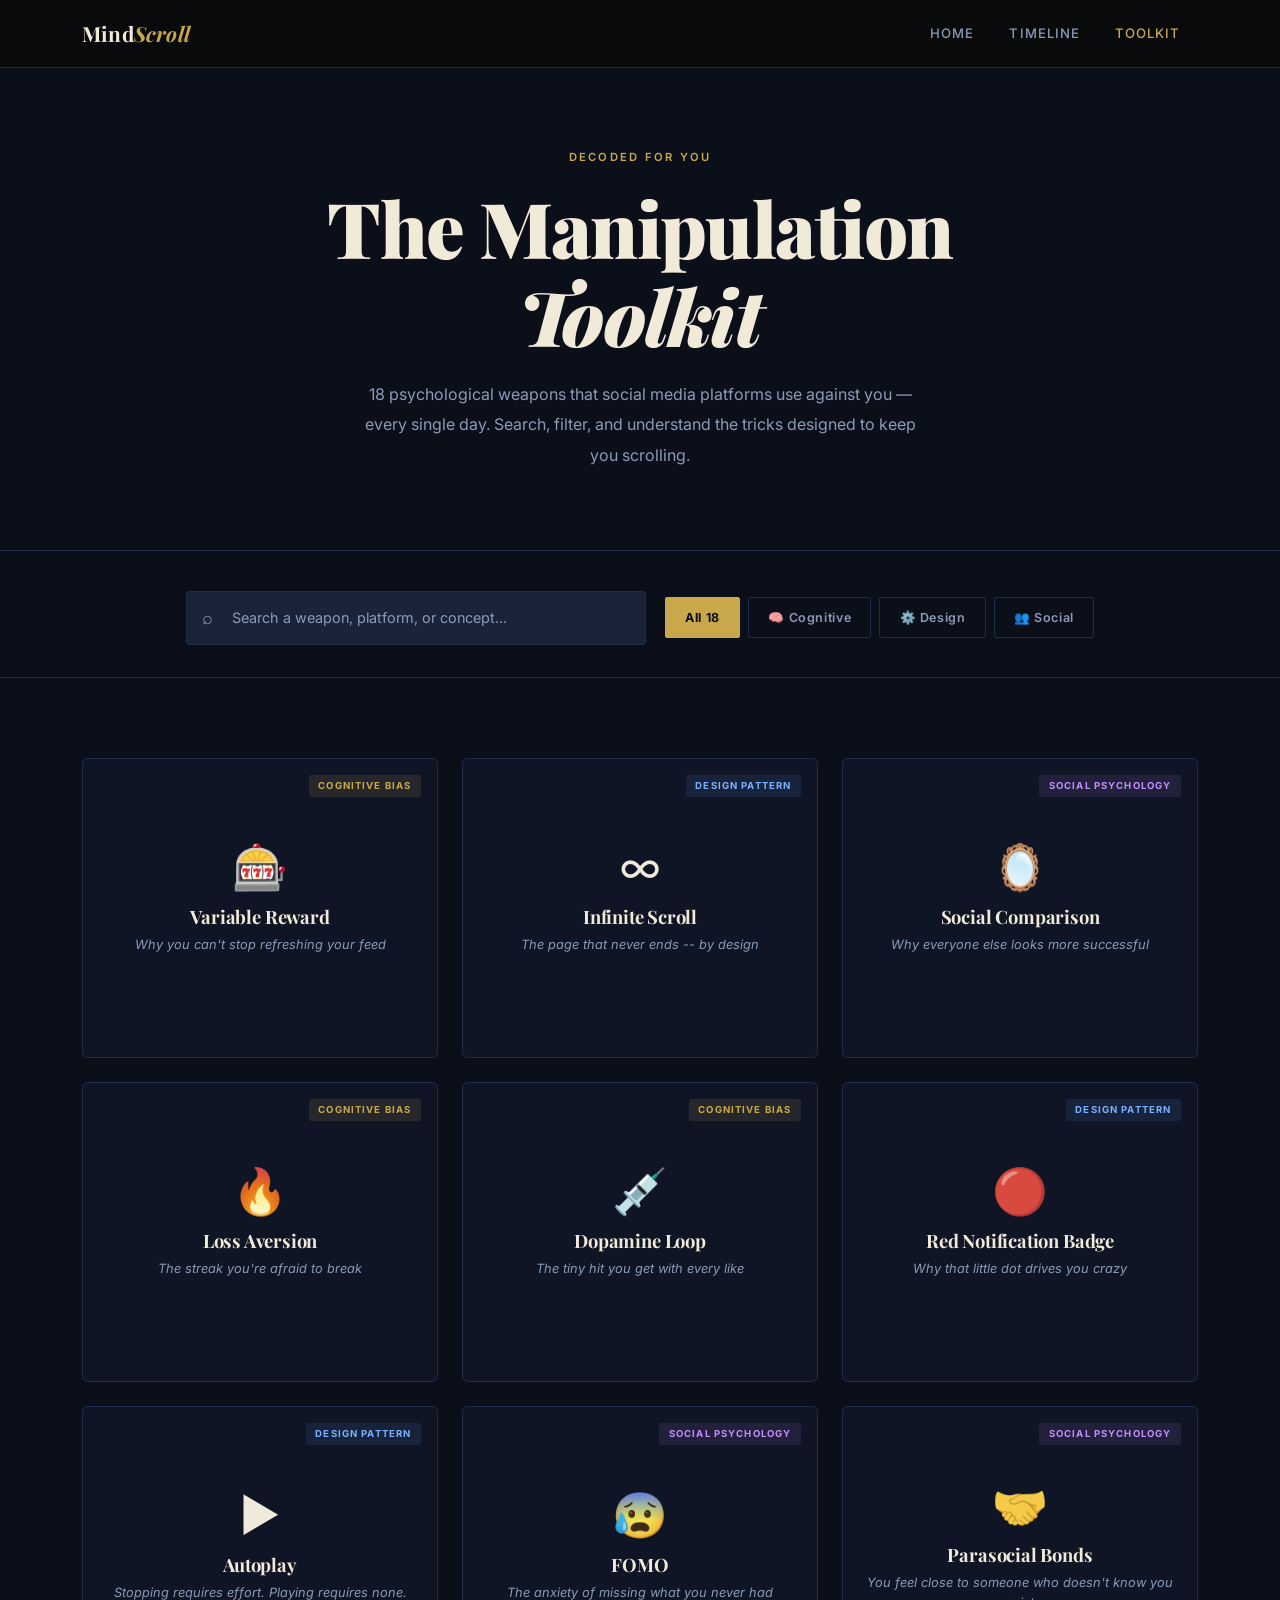
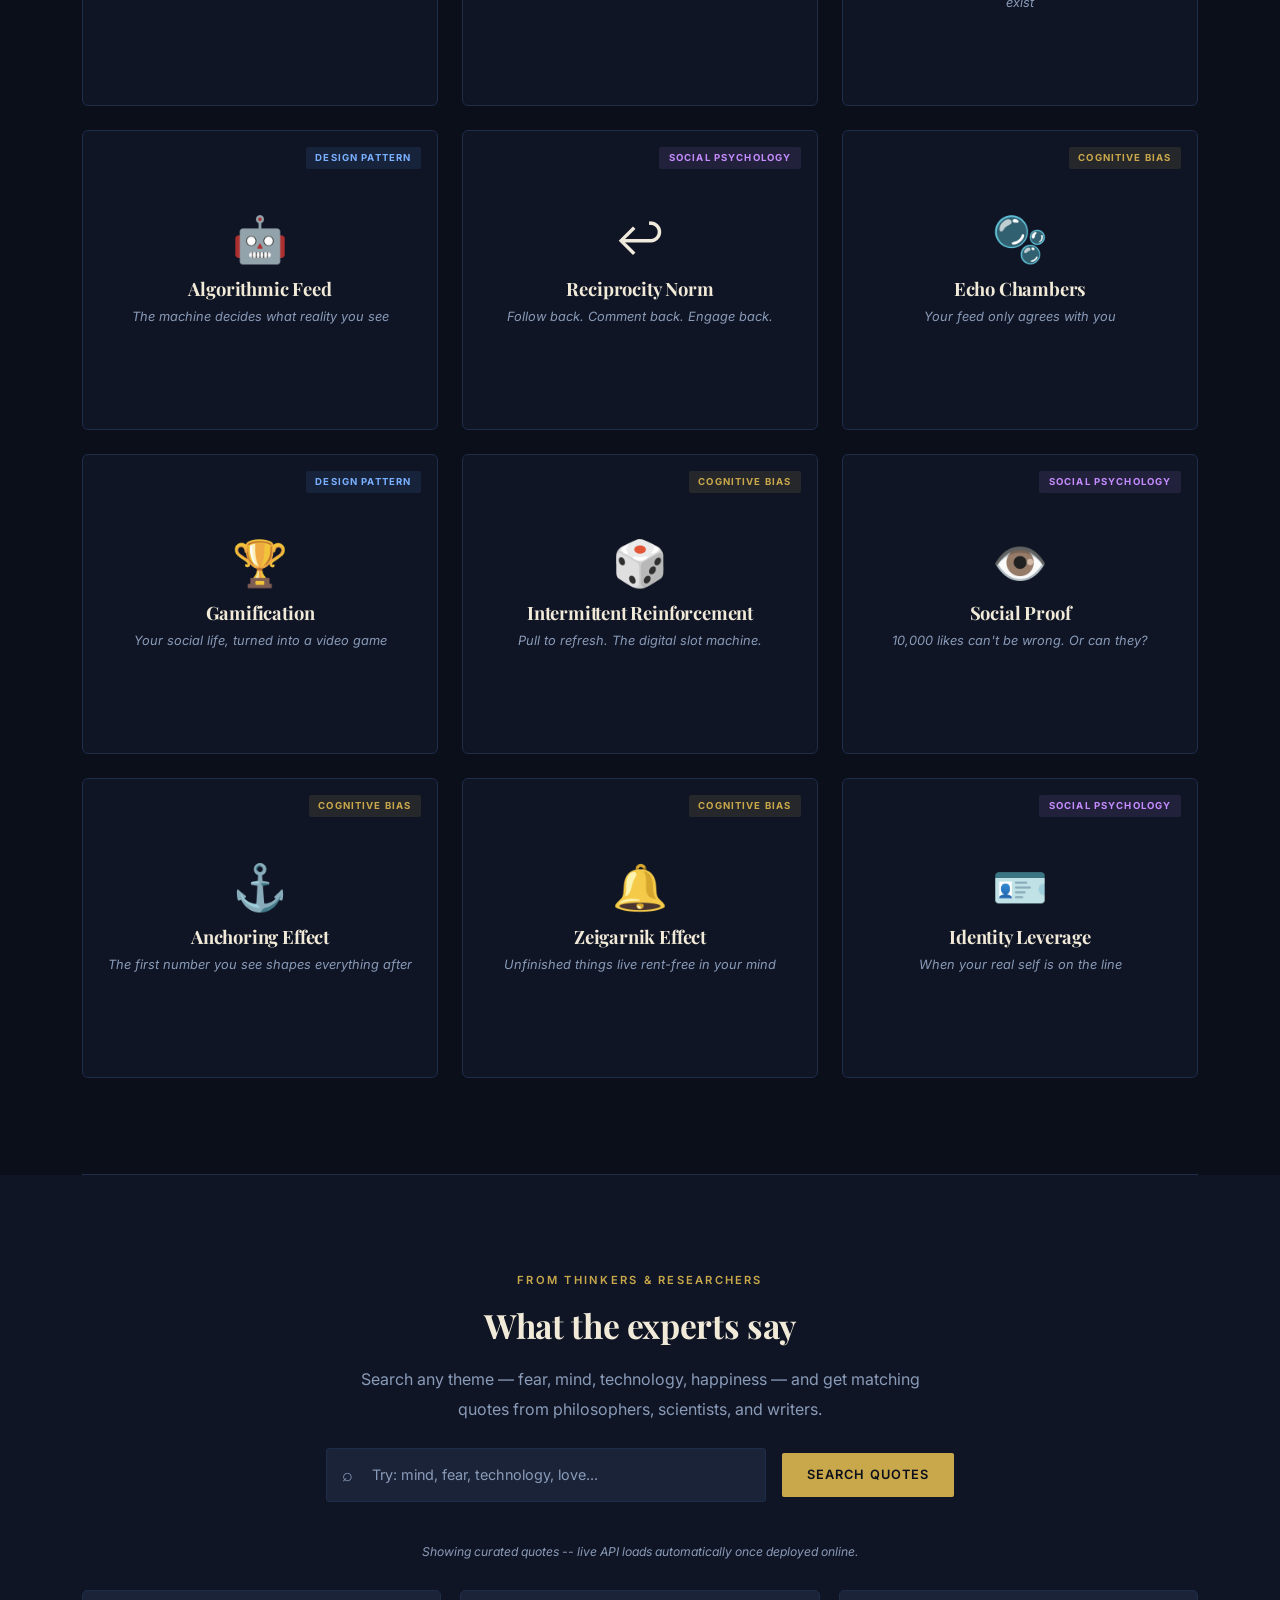
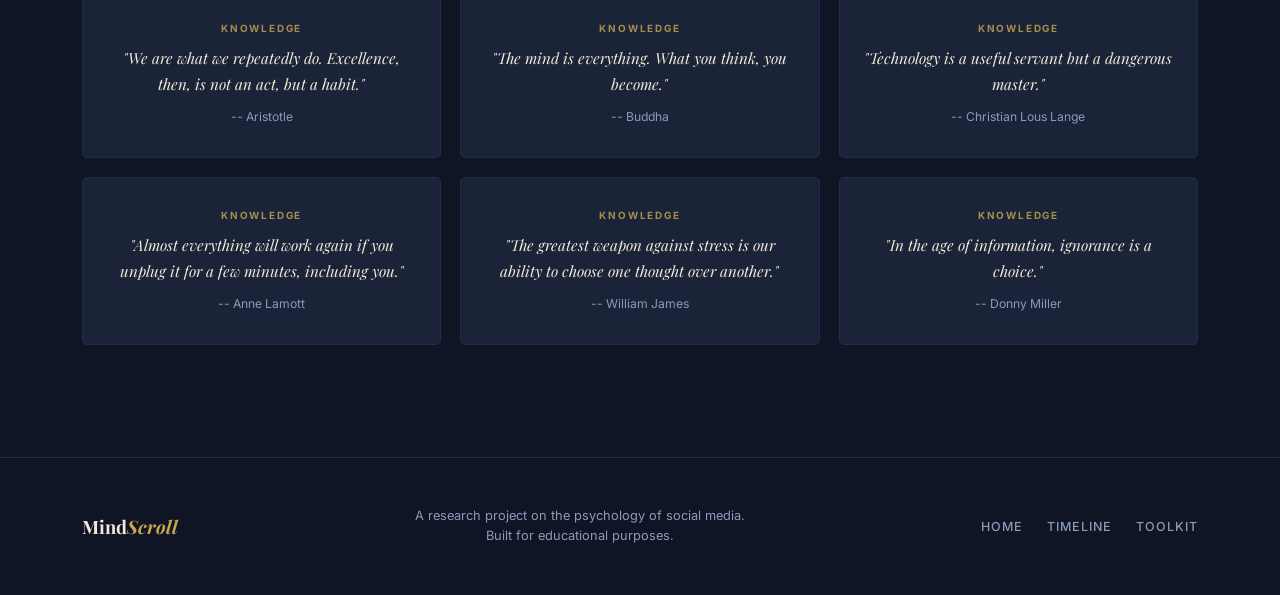
<file: mindscroll_final_draft/mindscroll/explorer.html>
<!DOCTYPE html>
<html lang="en">
<head>
  <meta charset="UTF-8" />
  <meta name="viewport" content="width=device-width, initial-scale=1.0" />
  <title>The Manipulation Toolkit — MindScroll</title>
  <link rel="stylesheet" href="https://cdn.jsdelivr.net/npm/bootstrap@5.3.3/dist/css/bootstrap.min.css" />
  <link href="https://fonts.googleapis.com/css2?family=Playfair+Display:ital,wght@0,400;0,600;0,700;0,900;1,400;1,700&family=Inter:wght@300;400;500;600&display=swap" rel="stylesheet" />
  <link rel="stylesheet" href="css/style.css" />
  <link rel="stylesheet" href="css/explorer.css" />
</head>
<body>

  <!-- NAV -->
  <nav class="navbar navbar-expand-lg fixed-top" id="mainNav">
    <div class="container">
      <a class="navbar-brand" href="index.html">Mind<span>Scroll</span></a>
      <button class="navbar-toggler" type="button" data-bs-toggle="collapse" data-bs-target="#navMenu">
        <span class="navbar-toggler-icon"></span>
      </button>
      <div class="collapse navbar-collapse" id="navMenu">
        <ul class="navbar-nav ms-auto">
          <li class="nav-item"><a class="nav-link" href="index.html">Home</a></li>
          <li class="nav-item"><a class="nav-link" href="timeline.html">Timeline</a></li>
          <li class="nav-item"><a class="nav-link active" href="explorer.html">Toolkit</a></li>
        </ul>
      </div>
    </div>
  </nav>

  <!-- PAGE HERO -->
  <section class="page-hero">
    <div class="container">
      <div class="section-eyebrow">Decoded for you</div>
      <h1 class="page-hero-title">The Manipulation<br/><em>Toolkit</em></h1>
      <p class="page-hero-sub">18 psychological weapons that social media platforms use against you — every single day. Search, filter, and understand the tricks designed to keep you scrolling.</p>
    </div>
  </section>

  <!-- SEARCH & FILTER -->
  <section class="explorer-controls">
    <div class="container">
      <div class="controls-row">
        <div class="search-wrap">
          <span class="search-icon">⌕</span>
          <input type="text" id="searchInput" class="explorer-search" placeholder="Search a weapon, platform, or concept..." aria-label="Search" />
        </div>
        <div class="filter-wrap">
          <button class="filter-btn active" data-filter="all">All 18</button>
          <button class="filter-btn" data-filter="cognitive">🧠 Cognitive</button>
          <button class="filter-btn" data-filter="design">⚙️ Design</button>
          <button class="filter-btn" data-filter="social">👥 Social</button>
        </div>
      </div>
      <div id="alertBox" class="alert-box" role="alert" aria-live="polite"></div>
    </div>
  </section>

  <!-- TOOLKIT CARDS -->
  <section class="explorer-section">
    <div class="container">
      <div class="toolkit-grid" id="explorerGrid"></div>
      <div class="empty-state" id="emptyState" style="display:none;">
        <p>No weapons found for that search. Try "dopamine", "scroll", or "Instagram".</p>
      </div>
    </div>
  </section>

  <!-- DIVIDER -->
  <div class="section-divider">
    <div class="container">
      <div class="divider-line"></div>
    </div>
  </div>

  <!-- API QUOTES SECTION -->
  <section class="api-section">
    <div class="container">
      <div class="section-eyebrow">From thinkers & researchers</div>
      <h2 class="section-title sm">What the experts say</h2>
      <p class="section-body sm">Search any theme — fear, mind, technology, happiness — and get matching quotes from philosophers, scientists, and writers.</p>
      <div class="api-search-row">
        <div class="search-wrap" style="max-width:440px; flex:1;">
          <span class="search-icon">⌕</span>
          <input type="text" id="apiSearchInput" class="explorer-search" placeholder="Try: mind, fear, technology, love..." />
        </div>
        <button class="btn-primary-custom sm" id="apiFetchBtn">Search Quotes</button>
      </div>
      <div class="loading-spinner" id="loadingSpinner" style="display:none;">
        <div class="spinner"></div>
        <p>Fetching quotes...</p>
      </div>
      <div class="error-state" id="errorState" style="display:none;">
        <p>Could not connect to the API. Showing curated quotes instead.</p>
      </div>
      <div class="api-results" id="apiResults"></div>
    </div>
  </section>

  <!-- FOOTER -->
  <footer class="site-footer">
    <div class="container">
      <div class="footer-inner">
        <div class="footer-brand">Mind<span>Scroll</span></div>
        <div class="footer-note">A research project on the psychology of social media.<br/>Built for educational purposes.</div>
        <div class="footer-links">
          <a href="index.html">Home</a>
          <a href="timeline.html">Timeline</a>
          <a href="explorer.html">Toolkit</a>
        </div>
      </div>
    </div>
  </footer>

  <button class="scroll-top" id="scrollTopBtn" aria-label="Scroll to top">↑</button>

  <script src="https://cdn.jsdelivr.net/npm/bootstrap@5.3.3/dist/js/bootstrap.bundle.min.js"></script>
  <script src="js/app.js"></script>
  <script src="js/explorer.js?v=4"></script>
</body>
</html>
</file>
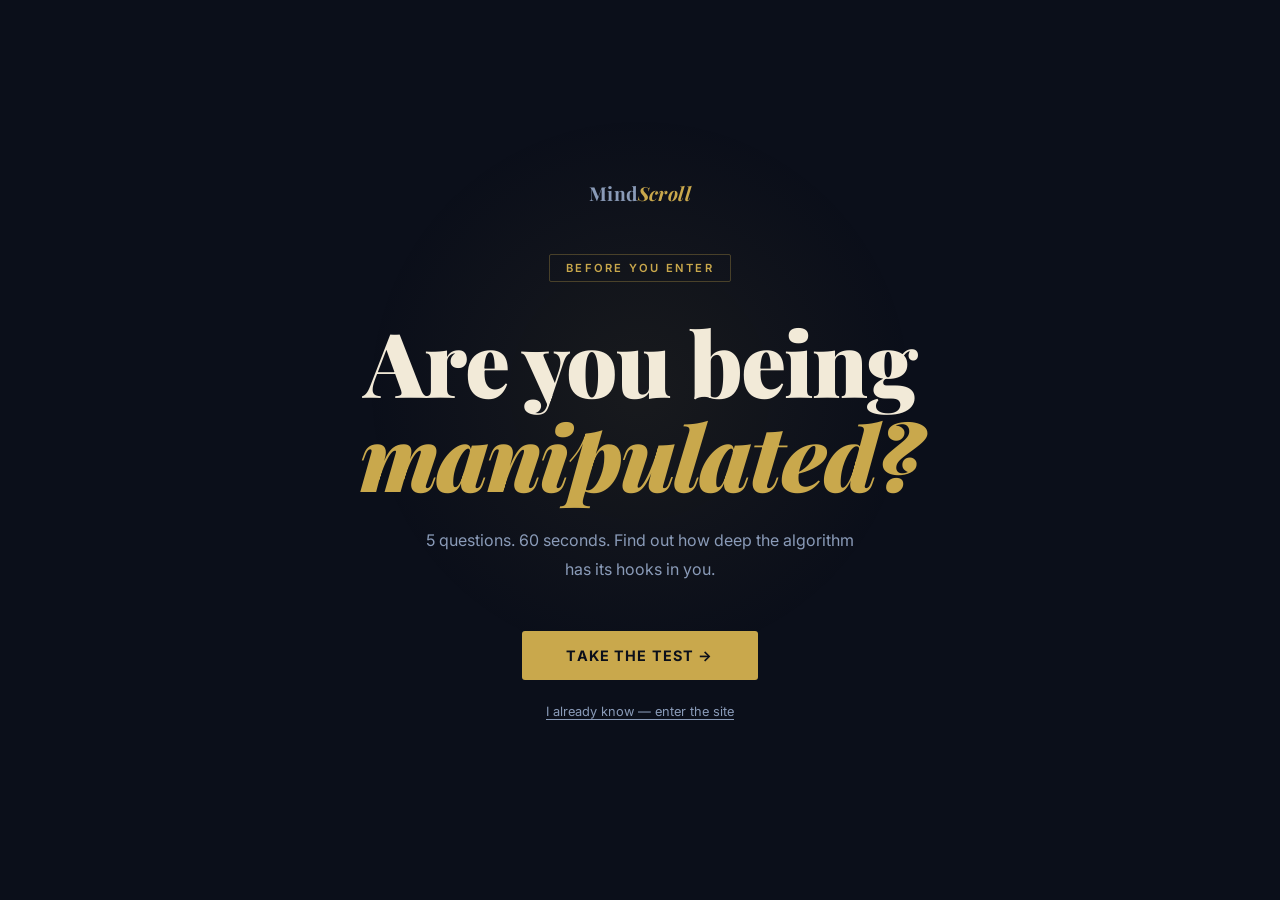
<file: mindscroll_final_draft/mindscroll/quiz.html>
<!DOCTYPE html>
<html lang="en">
<head>
  <meta charset="UTF-8" />
  <meta name="viewport" content="width=device-width, initial-scale=1.0" />
  <title>MindScroll — Are You Being Manipulated?</title>
  <link href="https://fonts.googleapis.com/css2?family=Playfair+Display:ital,wght@0,400;0,700;0,900;1,400;1,700&family=Inter:wght@300;400;500;600&display=swap" rel="stylesheet" />
  <link rel="stylesheet" href="css/quiz.css" />
</head>
<body>

  <div class="quiz-shell" id="quizShell">

    <!-- INTRO SCREEN -->
    <div class="screen active" id="screenIntro">
      <div class="screen-inner">
        <div class="brand">Mind<span>Scroll</span></div>
        <div class="intro-tag">Before you enter</div>
        <h1 class="intro-title">Are you being<br/><em>manipulated?</em></h1>
        <p class="intro-sub">5 questions. 60 seconds. Find out how deep the algorithm has its hooks in you.</p>
        <button class="btn-start" id="btnStart">Take the test →</button>
        <button class="btn-skip" id="btnSkip">I already know — enter the site</button>
      </div>
      <div class="bg-glow"></div>
    </div>

    <!-- QUESTION SCREENS -->
    <div class="screen" id="screenQuiz">
      <div class="quiz-progress">
        <div class="progress-bar"><div class="progress-fill" id="progressFill"></div></div>
        <span class="progress-label" id="progressLabel">1 / 5</span>
      </div>
      <div class="screen-inner">
        <div class="q-number" id="qNumber">01</div>
        <h2 class="q-text" id="qText"></h2>
        <div class="q-options" id="qOptions"></div>
      </div>
      <div class="bg-glow"></div>
    </div>

    <!-- CALCULATING SCREEN -->
    <div class="screen" id="screenCalc">
      <div class="screen-inner calc-inner">
        <div class="calc-rings">
          <div class="ring r1"></div>
          <div class="ring r2"></div>
          <div class="ring r3"></div>
          <div class="calc-label">Analyzing<br/>your data</div>
        </div>
        <p class="calc-sub">Cross-referencing your responses with known manipulation patterns...</p>
      </div>
    </div>

    <!-- RESULT SCREEN -->
    <div class="screen" id="screenResult">
      <div class="screen-inner result-inner">
        <div class="result-top">
          <div class="result-tag">Your result</div>
          <div class="result-type" id="resultType"></div>
          <div class="result-emoji" id="resultEmoji"></div>
        </div>

        <div class="score-ring-wrap">
          <svg class="score-ring" viewBox="0 0 160 160">
            <circle class="ring-bg" cx="80" cy="80" r="64"/>
            <circle class="ring-fill" id="ringFill" cx="80" cy="80" r="64"/>
          </svg>
          <div class="score-center">
            <span class="score-number" id="scoreNumber">0</span>
            <span class="score-pct">%</span>
            <span class="score-word">manipulated</span>
          </div>
        </div>

        <p class="result-desc" id="resultDesc"></p>

        <div class="result-mechanisms" id="resultMechanisms"></div>

        <div class="result-actions">
          <a href="index.html" class="btn-enter" id="btnEnter">Enter MindScroll →</a>
          <button class="btn-retry" id="btnRetry">Retake the test</button>
        </div>
      </div>
      <div class="bg-glow result-glow" id="resultGlow"></div>
    </div>

  </div>

  <script src="js/quiz.js"></script>
</body>
</html>
</file>
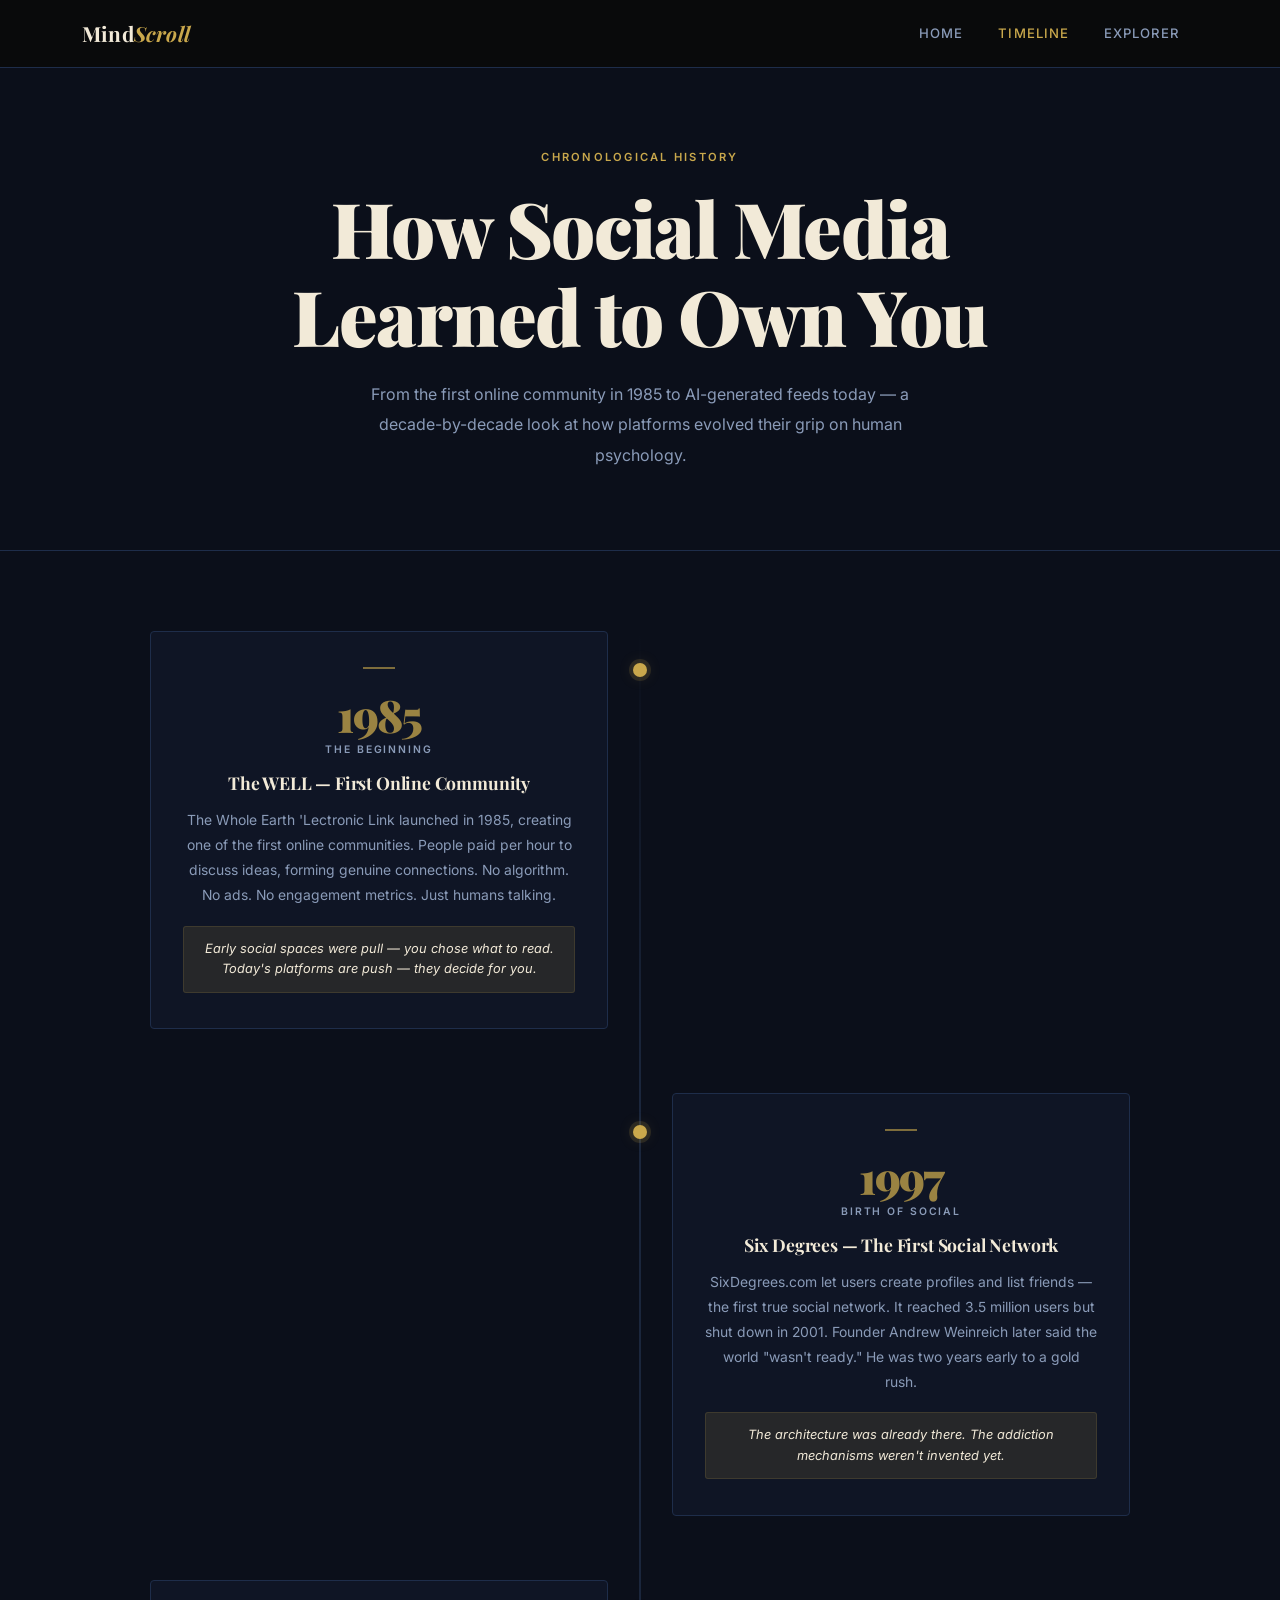
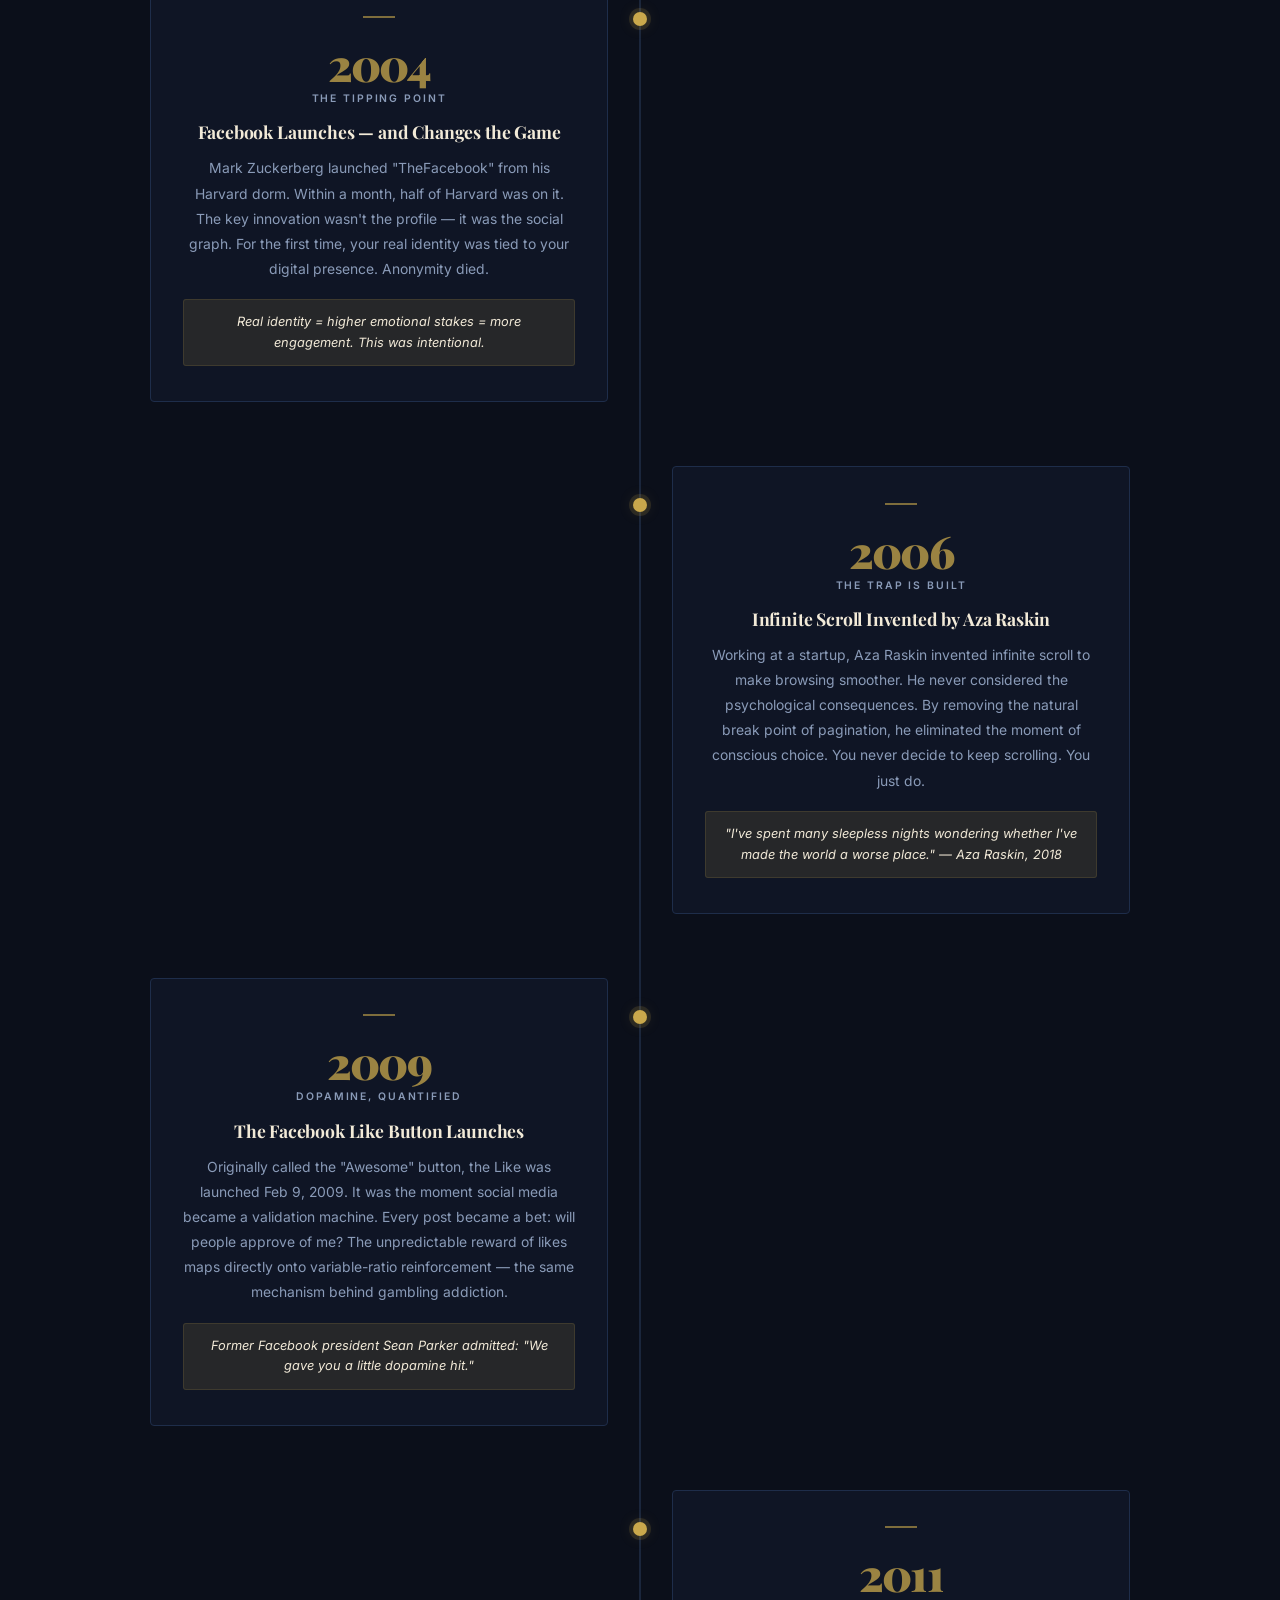
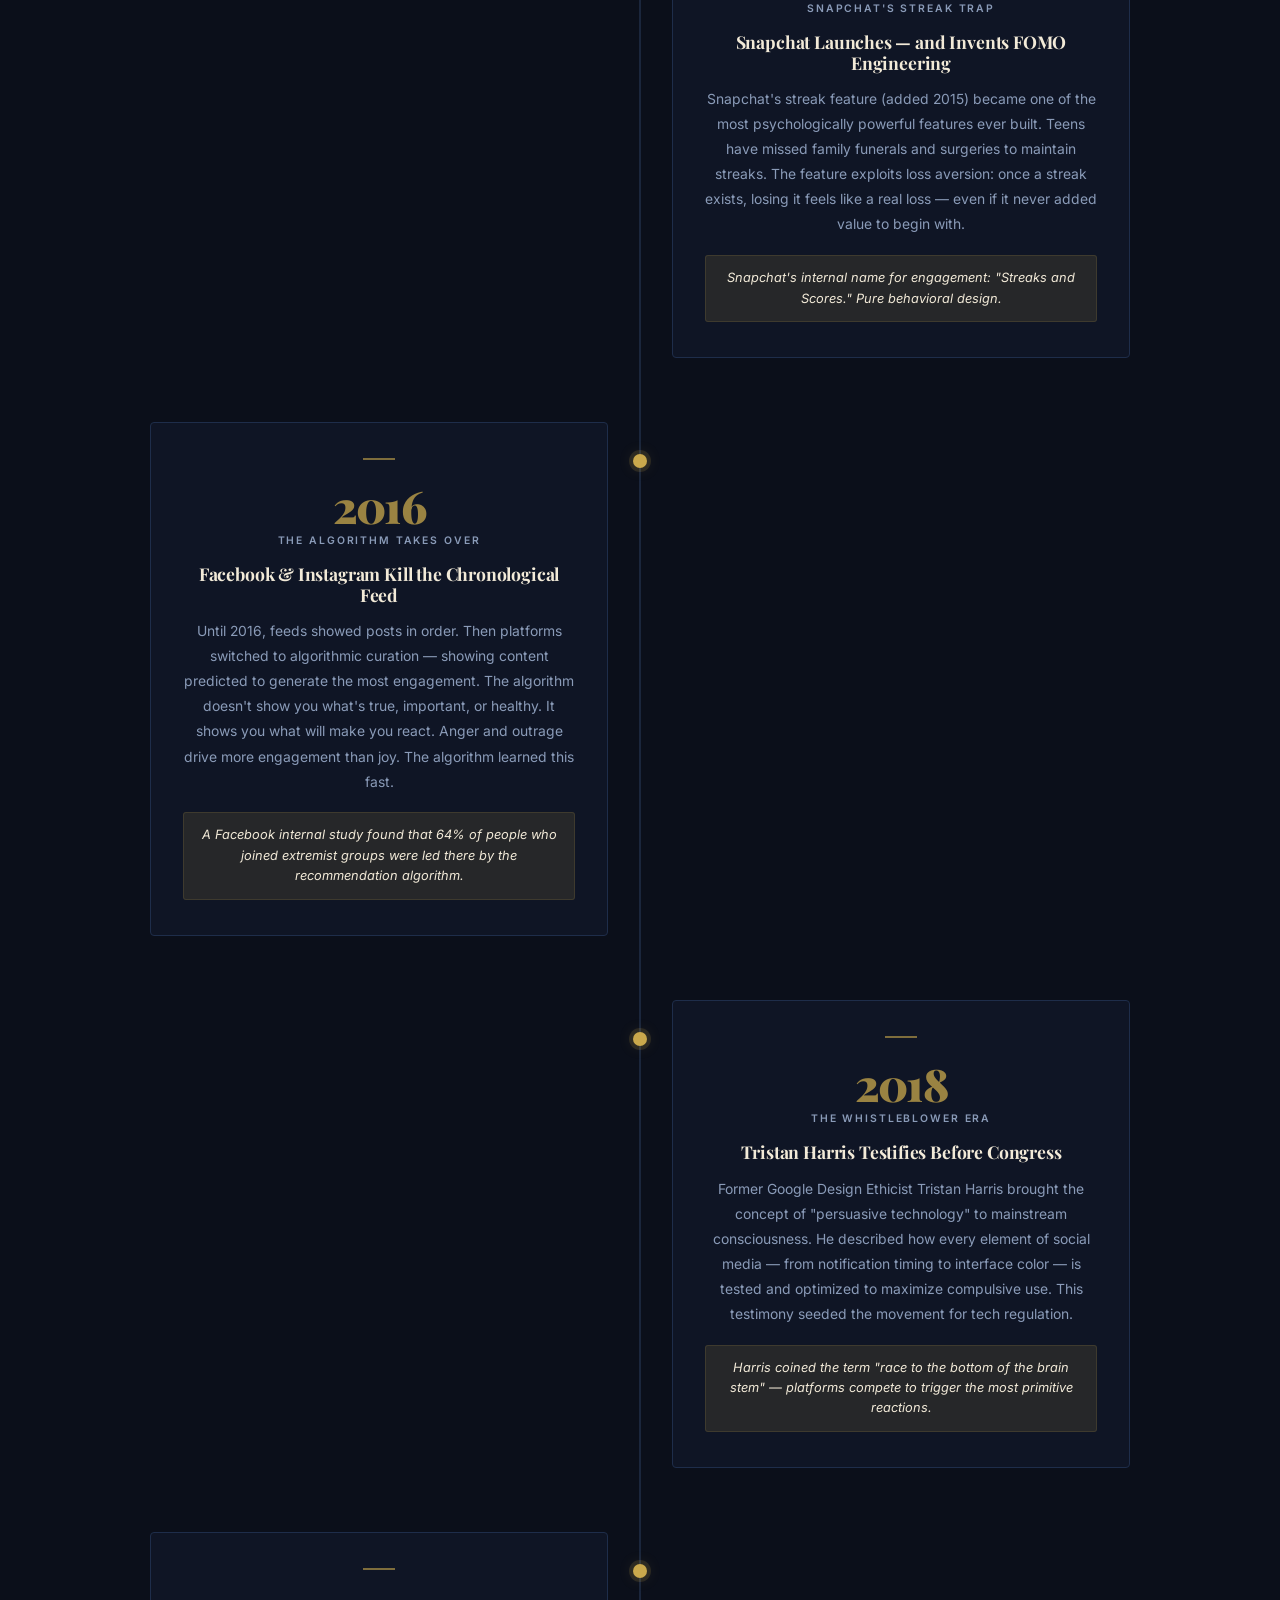
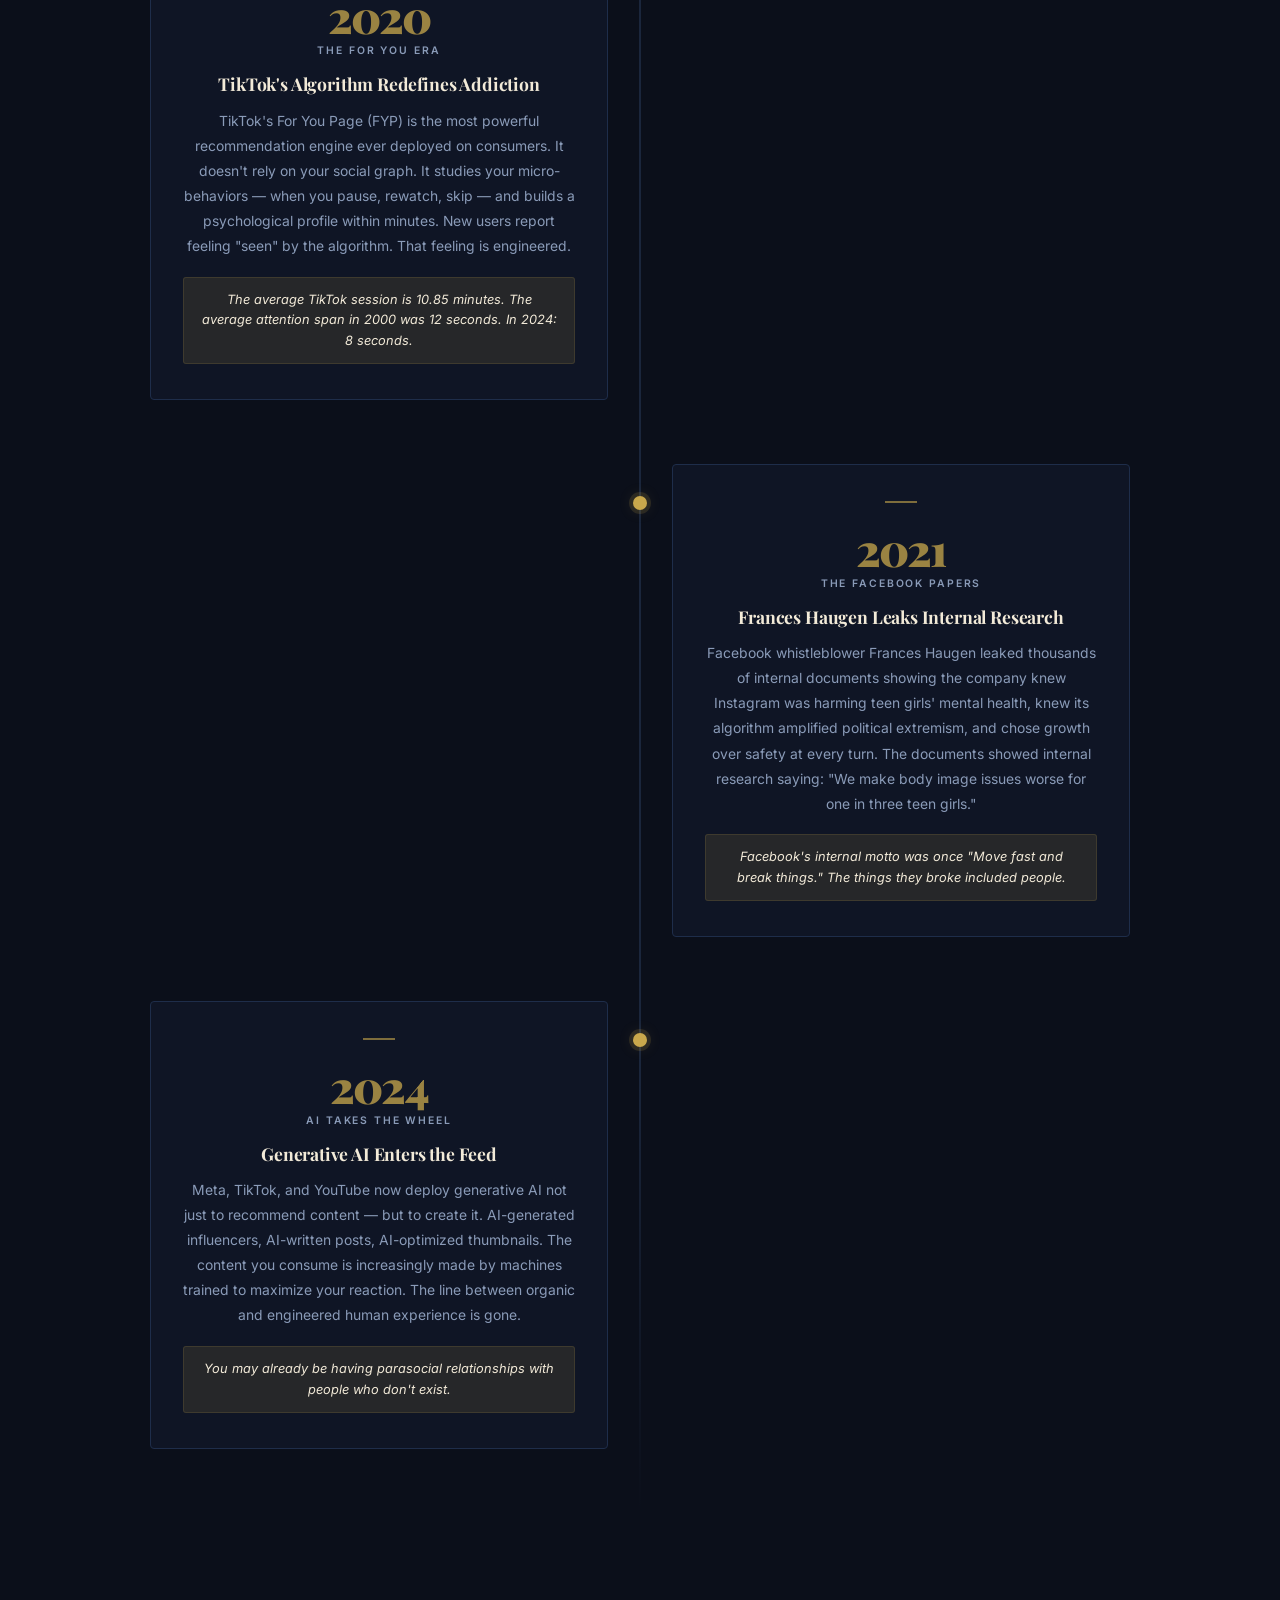
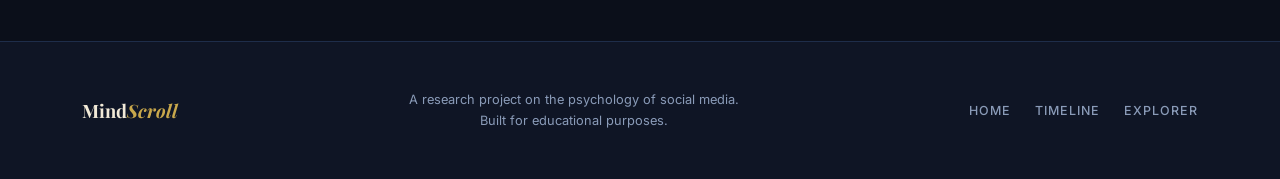
<file: mindscroll_final_draft/mindscroll/timeline.html>
<!DOCTYPE html>
<html lang="en">
<head>
  <meta charset="UTF-8" />
  <meta name="viewport" content="width=device-width, initial-scale=1.0" />
  <title>Timeline — MindScroll</title>
  <link rel="stylesheet" href="https://cdn.jsdelivr.net/npm/bootstrap@5.3.3/dist/css/bootstrap.min.css" />
  <link href="https://fonts.googleapis.com/css2?family=Playfair+Display:ital,wght@0,400;0,600;0,700;0,900;1,400;1,700&family=Inter:wght@300;400;500;600&display=swap" rel="stylesheet" />
  <link rel="stylesheet" href="css/style.css" />
  <link rel="stylesheet" href="css/timeline.css" />
</head>
<body>

  <!-- NAV -->
  <nav class="navbar navbar-expand-lg fixed-top" id="mainNav">
    <div class="container">
      <a class="navbar-brand" href="index.html">Mind<span>Scroll</span></a>
      <button class="navbar-toggler" type="button" data-bs-toggle="collapse" data-bs-target="#navMenu">
        <span class="navbar-toggler-icon"></span>
      </button>
      <div class="collapse navbar-collapse" id="navMenu">
        <ul class="navbar-nav ms-auto">
          <li class="nav-item"><a class="nav-link" href="index.html">Home</a></li>
          <li class="nav-item"><a class="nav-link active" href="timeline.html">Timeline</a></li>
          <li class="nav-item"><a class="nav-link" href="explorer.html">Explorer</a></li>
        </ul>
      </div>
    </div>
  </nav>

  <!-- PAGE HERO -->
  <section class="page-hero">
    <div class="container">
      <div class="section-eyebrow">Chronological History</div>
      <h1 class="page-hero-title">How Social Media<br/>Learned to Own You</h1>
      <p class="page-hero-sub">From the first online community in 1985 to AI-generated feeds today — a decade-by-decade look at how platforms evolved their grip on human psychology.</p>
    </div>
  </section>

  <!-- TIMELINE SECTION -->
  <!--
    UNIQUE REQUIREMENT: Timeline-style section using Flexbox
    Each .timeline-item uses flexbox to align the year/dot/content side by side.
    The central spine is created with a CSS pseudo-element.
    On mobile, the layout collapses to a single column using flex-direction: column.
    See css/timeline.css for full implementation.
  -->
  <section class="timeline-section">
    <div class="container">
      <div class="timeline">

        <div class="timeline-item left" data-year="1985">
          <div class="timeline-content">
            <div class="tl-year">1985</div>
            <div class="tl-tag">The Beginning</div>
            <h3>The WELL — First Online Community</h3>
            <p>The Whole Earth 'Lectronic Link launched in 1985, creating one of the first online communities. People paid per hour to discuss ideas, forming genuine connections. No algorithm. No ads. No engagement metrics. Just humans talking.</p>
            <div class="tl-insight">Early social spaces were <em>pull</em> — you chose what to read. Today's platforms are <em>push</em> — they decide for you.</div>
          </div>
          <div class="timeline-dot-wrap"><div class="timeline-dot"></div></div>
        </div>

        <div class="timeline-item right" data-year="1997">
          <div class="timeline-dot-wrap"><div class="timeline-dot"></div></div>
          <div class="timeline-content">
            <div class="tl-year">1997</div>
            <div class="tl-tag">Birth of Social</div>
            <h3>Six Degrees — The First Social Network</h3>
            <p>SixDegrees.com let users create profiles and list friends — the first true social network. It reached 3.5 million users but shut down in 2001. Founder Andrew Weinreich later said the world "wasn't ready." He was two years early to a gold rush.</p>
            <div class="tl-insight">The architecture was already there. The addiction mechanisms weren't invented yet.</div>
          </div>
        </div>

        <div class="timeline-item left" data-year="2004">
          <div class="timeline-content">
            <div class="tl-year">2004</div>
            <div class="tl-tag">The Tipping Point</div>
            <h3>Facebook Launches — and Changes the Game</h3>
            <p>Mark Zuckerberg launched "TheFacebook" from his Harvard dorm. Within a month, half of Harvard was on it. The key innovation wasn't the profile — it was the social graph. For the first time, your real identity was tied to your digital presence. Anonymity died.</p>
            <div class="tl-insight">Real identity = higher emotional stakes = more engagement. This was intentional.</div>
          </div>
          <div class="timeline-dot-wrap"><div class="timeline-dot"></div></div>
        </div>

        <div class="timeline-item right" data-year="2006">
          <div class="timeline-dot-wrap"><div class="timeline-dot"></div></div>
          <div class="timeline-content">
            <div class="tl-year">2006</div>
            <div class="tl-tag">The Trap is Built</div>
            <h3>Infinite Scroll Invented by Aza Raskin</h3>
            <p>Working at a startup, Aza Raskin invented infinite scroll to make browsing smoother. He never considered the psychological consequences. By removing the natural break point of pagination, he eliminated the moment of conscious choice. You never decide to keep scrolling. You just do.</p>
            <div class="tl-insight">"I've spent many sleepless nights wondering whether I've made the world a worse place." — Aza Raskin, 2018</div>
          </div>
        </div>

        <div class="timeline-item left" data-year="2009">
          <div class="timeline-content">
            <div class="tl-year">2009</div>
            <div class="tl-tag">Dopamine, Quantified</div>
            <h3>The Facebook Like Button Launches</h3>
            <p>Originally called the "Awesome" button, the Like was launched Feb 9, 2009. It was the moment social media became a validation machine. Every post became a bet: will people approve of me? The unpredictable reward of likes maps directly onto variable-ratio reinforcement — the same mechanism behind gambling addiction.</p>
            <div class="tl-insight">Former Facebook president Sean Parker admitted: "We gave you a little dopamine hit."</div>
          </div>
          <div class="timeline-dot-wrap"><div class="timeline-dot"></div></div>
        </div>

        <div class="timeline-item right" data-year="2011">
          <div class="timeline-dot-wrap"><div class="timeline-dot"></div></div>
          <div class="timeline-content">
            <div class="tl-year">2011</div>
            <div class="tl-tag">Snapchat's Streak Trap</div>
            <h3>Snapchat Launches — and Invents FOMO Engineering</h3>
            <p>Snapchat's streak feature (added 2015) became one of the most psychologically powerful features ever built. Teens have missed family funerals and surgeries to maintain streaks. The feature exploits loss aversion: once a streak exists, losing it feels like a real loss — even if it never added value to begin with.</p>
            <div class="tl-insight">Snapchat's internal name for engagement: "Streaks and Scores." Pure behavioral design.</div>
          </div>
        </div>

        <div class="timeline-item left" data-year="2016">
          <div class="timeline-content">
            <div class="tl-year">2016</div>
            <div class="tl-tag">The Algorithm Takes Over</div>
            <h3>Facebook & Instagram Kill the Chronological Feed</h3>
            <p>Until 2016, feeds showed posts in order. Then platforms switched to algorithmic curation — showing content predicted to generate the most engagement. The algorithm doesn't show you what's true, important, or healthy. It shows you what will make you react. Anger and outrage drive more engagement than joy. The algorithm learned this fast.</p>
            <div class="tl-insight">A Facebook internal study found that 64% of people who joined extremist groups were led there by the recommendation algorithm.</div>
          </div>
          <div class="timeline-dot-wrap"><div class="timeline-dot"></div></div>
        </div>

        <div class="timeline-item right" data-year="2018">
          <div class="timeline-dot-wrap"><div class="timeline-dot"></div></div>
          <div class="timeline-content">
            <div class="tl-year">2018</div>
            <div class="tl-tag">The Whistleblower Era</div>
            <h3>Tristan Harris Testifies Before Congress</h3>
            <p>Former Google Design Ethicist Tristan Harris brought the concept of "persuasive technology" to mainstream consciousness. He described how every element of social media — from notification timing to interface color — is tested and optimized to maximize compulsive use. This testimony seeded the movement for tech regulation.</p>
            <div class="tl-insight">Harris coined the term "race to the bottom of the brain stem" — platforms compete to trigger the most primitive reactions.</div>
          </div>
        </div>

        <div class="timeline-item left" data-year="2020">
          <div class="timeline-content">
            <div class="tl-year">2020</div>
            <div class="tl-tag">The For You Era</div>
            <h3>TikTok's Algorithm Redefines Addiction</h3>
            <p>TikTok's For You Page (FYP) is the most powerful recommendation engine ever deployed on consumers. It doesn't rely on your social graph. It studies your micro-behaviors — when you pause, rewatch, skip — and builds a psychological profile within minutes. New users report feeling "seen" by the algorithm. That feeling is engineered.</p>
            <div class="tl-insight">The average TikTok session is 10.85 minutes. The average attention span in 2000 was 12 seconds. In 2024: 8 seconds.</div>
          </div>
          <div class="timeline-dot-wrap"><div class="timeline-dot"></div></div>
        </div>

        <div class="timeline-item right" data-year="2021">
          <div class="timeline-dot-wrap"><div class="timeline-dot"></div></div>
          <div class="timeline-content">
            <div class="tl-year">2021</div>
            <div class="tl-tag">The Facebook Papers</div>
            <h3>Frances Haugen Leaks Internal Research</h3>
            <p>Facebook whistleblower Frances Haugen leaked thousands of internal documents showing the company knew Instagram was harming teen girls' mental health, knew its algorithm amplified political extremism, and chose growth over safety at every turn. The documents showed internal research saying: "We make body image issues worse for one in three teen girls."</p>
            <div class="tl-insight">Facebook's internal motto was once "Move fast and break things." The things they broke included people.</div>
          </div>
        </div>

        <div class="timeline-item left" data-year="2024">
          <div class="timeline-content">
            <div class="tl-year">2024</div>
            <div class="tl-tag">AI Takes the Wheel</div>
            <h3>Generative AI Enters the Feed</h3>
            <p>Meta, TikTok, and YouTube now deploy generative AI not just to recommend content — but to create it. AI-generated influencers, AI-written posts, AI-optimized thumbnails. The content you consume is increasingly made by machines trained to maximize your reaction. The line between organic and engineered human experience is gone.</p>
            <div class="tl-insight">You may already be having parasocial relationships with people who don't exist.</div>
          </div>
          <div class="timeline-dot-wrap"><div class="timeline-dot"></div></div>
        </div>

      </div>
    </div>
  </section>

  <!-- FOOTER -->
  <footer class="site-footer">
    <div class="container">
      <div class="footer-inner">
        <div class="footer-brand">Mind<span>Scroll</span></div>
        <div class="footer-note">A research project on the psychology of social media.<br/>Built for educational purposes.</div>
        <div class="footer-links">
          <a href="index.html">Home</a>
          <a href="timeline.html">Timeline</a>
          <a href="explorer.html">Explorer</a>
        </div>
      </div>
    </div>
  </footer>

  <button class="scroll-top" id="scrollTopBtn" aria-label="Scroll to top">↑</button>

  <script src="https://cdn.jsdelivr.net/npm/bootstrap@5.3.3/dist/js/bootstrap.bundle.min.js"></script>
  <script src="js/app.js"></script>
  <script src="js/timeline.js"></script>
</body>
</html>
</file>
<file: mindscroll2/mindscroll/css/style.css>
/* ============================================================
   MindScroll — Global Stylesheet
   Palette: Deep navy + soft gold + cream
   Typography: Playfair Display (display) + Inter (body)
   ============================================================ */

@import url('https://fonts.googleapis.com/css2?family=Playfair+Display:ital,wght@0,400;0,600;0,700;0,900;1,400;1,700&family=Inter:wght@300;400;500;600&display=swap');

:root {
  --bg:           #0b0f1a;
  --bg-2:         #0f1525;
  --bg-3:         #141c30;
  --surface:      #1a2338;
  --border:       #1e2d4a;
  --border-light: #2a3d5e;
  --text:         #f2ead8;
  --text-muted:   #8a9bb8;
  --accent:       #c9a84c;
  --accent-light: #e8c97a;
  --accent-dim:   rgba(201, 168, 76, 0.12);
  --accent-glow:  rgba(201, 168, 76, 0.06);
  --font-display: 'Playfair Display', serif;
  --font-body:    'Inter', sans-serif;
  --nav-h:        68px;
}

*, *::before, *::after { box-sizing: border-box; margin: 0; padding: 0; }
html { scroll-behavior: smooth; }

body {
  background: var(--bg);
  color: var(--text);
  font-family: var(--font-body);
  font-size: 16px;
  line-height: 1.7;
  -webkit-font-smoothing: antialiased;
}

::-webkit-scrollbar { width: 4px; }
::-webkit-scrollbar-track { background: var(--bg); }
::-webkit-scrollbar-thumb { background: var(--border-light); border-radius: 2px; }

h1, h2, h3, h4 {
  font-family: var(--font-display);
  font-weight: 700;
  line-height: 1.15;
  letter-spacing: -0.01em;
}

a { color: inherit; text-decoration: none; }
.accent { color: var(--accent); }

/* ── NAVBAR ── */
#mainNav {
  background: rgba(11, 15, 26, 0.92);
  backdrop-filter: blur(20px);
  border-bottom: 1px solid var(--border);
  height: var(--nav-h);
  transition: background 0.3s;
  z-index: 1000;
}

.navbar-brand {
  font-family: var(--font-display);
  font-size: 1.3rem;
  font-weight: 700;
  color: var(--text);
  letter-spacing: 0.01em;
}

.navbar-brand span { color: var(--accent); font-style: italic; }

.nav-link {
  font-family: var(--font-body);
  font-size: 0.82rem;
  font-weight: 500;
  letter-spacing: 0.08em;
  text-transform: uppercase;
  color: var(--text-muted) !important;
  padding: 0.4rem 1.1rem !important;
  transition: color 0.2s;
}

.nav-link:hover, .nav-link.active { color: var(--accent) !important; }

.navbar-toggler { border-color: var(--border-light); filter: invert(0.7); }

/* ── HERO ── */
.hero {
  position: relative;
  min-height: 100vh;
  display: flex;
  align-items: center;
  justify-content: center;
  text-align: center;
  padding-top: var(--nav-h);
  overflow: hidden;
  background: var(--bg);
}

.hero::before {
  content: '';
  position: absolute;
  top: 50%;
  left: 50%;
  transform: translate(-50%, -60%);
  width: 700px;
  height: 700px;
  background: radial-gradient(circle, rgba(201,168,76,0.07) 0%, transparent 65%);
  pointer-events: none;
}

.hero::after {
  content: '';
  position: absolute;
  inset: 0;
  background: 
    radial-gradient(ellipse at 20% 80%, rgba(201,168,76,0.04) 0%, transparent 50%),
    radial-gradient(ellipse at 80% 20%, rgba(15,40,80,0.6) 0%, transparent 50%);
  pointer-events: none;
}

.hero-inner {
  position: relative;
  z-index: 1;
  padding: 5rem 0 4rem;
  max-width: 860px;
  margin: 0 auto;
}

.hero-tag {
  display: inline-block;
  font-family: var(--font-body);
  font-size: 0.7rem;
  font-weight: 600;
  letter-spacing: 0.2em;
  text-transform: uppercase;
  color: var(--accent);
  border: 1px solid rgba(201,168,76,0.35);
  padding: 0.4rem 1.1rem;
  border-radius: 2px;
  margin-bottom: 2.5rem;
}

.hero-title {
  font-family: var(--font-display);
  font-size: clamp(3.2rem, 8vw, 7rem);
  font-weight: 900;
  line-height: 1.02;
  letter-spacing: -0.02em;
  margin-bottom: 1.8rem;
}

.hero-title em {
  font-style: italic;
  color: var(--accent);
}

.hero-sub {
  font-size: 1.05rem;
  color: var(--text-muted);
  max-width: 560px;
  margin: 0 auto 2.8rem;
  line-height: 1.85;
}

.hero-cta {
  display: flex;
  gap: 1rem;
  flex-wrap: wrap;
  justify-content: center;
  margin-bottom: 5rem;
}

.btn-primary-custom {
  display: inline-block;
  font-family: var(--font-body);
  font-size: 0.85rem;
  font-weight: 600;
  letter-spacing: 0.08em;
  text-transform: uppercase;
  background: var(--accent);
  color: var(--bg);
  padding: 0.9rem 2.2rem;
  border: none;
  border-radius: 2px;
  cursor: pointer;
  transition: background 0.2s, transform 0.15s;
}

.btn-primary-custom:hover {
  background: var(--accent-light);
  transform: translateY(-2px);
  color: var(--bg);
}

.btn-primary-custom.sm { padding: 0.7rem 1.6rem; font-size: 0.8rem; }

.btn-ghost-custom {
  display: inline-block;
  font-family: var(--font-body);
  font-size: 0.85rem;
  font-weight: 600;
  letter-spacing: 0.08em;
  text-transform: uppercase;
  color: var(--text);
  padding: 0.9rem 2.2rem;
  border: 1px solid var(--border-light);
  border-radius: 2px;
  transition: border-color 0.2s, color 0.2s;
}

.btn-ghost-custom:hover { border-color: var(--accent); color: var(--accent); }

.hero-stat-row {
  display: flex;
  gap: 0;
  justify-content: center;
  border: 1px solid var(--border);
  border-radius: 3px;
  overflow: hidden;
}

.hero-stat {
  flex: 1;
  display: flex;
  flex-direction: column;
  align-items: center;
  padding: 1.5rem 1rem;
  border-right: 1px solid var(--border);
  gap: 0.3rem;
}

.hero-stat:last-child { border-right: none; }

.stat-number {
  font-family: var(--font-display);
  font-size: 2.2rem;
  font-weight: 900;
  color: var(--accent);
  letter-spacing: -0.03em;
}

.stat-label {
  font-size: 0.75rem;
  color: var(--text-muted);
  text-align: center;
  line-height: 1.4;
  max-width: 140px;
}

.scroll-indicator {
  position: absolute;
  bottom: 2rem;
  left: 50%;
  transform: translateX(-50%);
  font-size: 0.7rem;
  font-family: var(--font-body);
  letter-spacing: 0.15em;
  text-transform: uppercase;
  color: var(--text-muted);
  animation: bounce 2s ease-in-out infinite;
}

@keyframes bounce {
  0%, 100% { transform: translateX(-50%) translateY(0); }
  50%       { transform: translateX(-50%) translateY(5px); }
}

/* ── SHARED SECTION STYLES ── */
.section-eyebrow {
  font-family: var(--font-body);
  font-size: 0.7rem;
  font-weight: 600;
  letter-spacing: 0.2em;
  text-transform: uppercase;
  color: var(--accent);
  margin-bottom: 1rem;
  text-align: center;
}

.section-title {
  font-family: var(--font-display);
  font-size: clamp(1.9rem, 4vw, 3rem);
  font-weight: 700;
  margin-bottom: 1.2rem;
  text-align: center;
}

.section-title.sm { font-size: clamp(1.5rem, 3vw, 2.1rem); }

.section-body {
  font-size: 1rem;
  color: var(--text-muted);
  max-width: 600px;
  margin: 0 auto 1.5rem;
  line-height: 1.9;
  text-align: center;
}

.section-body strong { color: var(--text); font-weight: 500; }

/* ── INTRO SECTION ── */
.intro-section {
  padding: 8rem 0 5rem;
  background: var(--bg);
}

/* ── MECHANISM CARDS (Hover reveal) ── */
.mechanisms-section {
  padding: 4rem 0 8rem;
  background: var(--bg);
}

.mechanism-grid {
  display: grid;
  grid-template-columns: repeat(3, 1fr);
  gap: 1.5rem;
  margin-top: 4rem;
}

.mechanism-card {
  position: relative;
  height: 280px;
  border: 1px solid var(--border);
  border-radius: 4px;
  overflow: hidden;
  cursor: default;
  background: var(--bg-2);
  transition: border-color 0.3s;
}

.mechanism-card:hover {
  border-color: rgba(201,168,76,0.4);
}

/* Front face — always visible */
.card-front {
  position: absolute;
  inset: 0;
  display: flex;
  flex-direction: column;
  align-items: center;
  justify-content: center;
  padding: 2rem;
  text-align: center;
  transition: opacity 0.4s ease, transform 0.4s ease;
  z-index: 1;
}

.mechanism-card:hover .card-front {
  opacity: 0;
  transform: translateY(-12px);
}

.card-number {
  font-family: var(--font-display);
  font-size: 3.5rem;
  font-weight: 900;
  color: var(--accent);
  opacity: 0.15;
  line-height: 1;
  margin-bottom: 1rem;
}

.card-front h3 {
  font-family: var(--font-display);
  font-size: 1.25rem;
  font-weight: 700;
  color: var(--text);
  margin-bottom: 0.5rem;
}

.card-front .card-hint {
  font-size: 0.75rem;
  color: var(--text-muted);
  font-style: italic;
  letter-spacing: 0.04em;
}

/* Back face — revealed on hover */
.card-back {
  position: absolute;
  inset: 0;
  display: flex;
  flex-direction: column;
  justify-content: center;
  padding: 1.8rem;
  text-align: center;
  background: var(--surface);
  opacity: 0;
  transform: translateY(12px);
  transition: opacity 0.4s ease, transform 0.4s ease;
  z-index: 2;
}

.mechanism-card:hover .card-back {
  opacity: 1;
  transform: translateY(0);
}

.card-back p {
  font-size: 0.85rem;
  color: var(--text-muted);
  line-height: 1.75;
  margin-bottom: 1rem;
}

.card-back p em { color: var(--text); font-style: italic; }

.card-platform {
  font-size: 0.7rem;
  font-family: var(--font-body);
  letter-spacing: 0.1em;
  text-transform: uppercase;
  color: var(--accent);
  opacity: 0.8;
}

/* Gold line accent on top of card */
.mechanism-card::before {
  content: '';
  position: absolute;
  top: 0;
  left: 0;
  right: 0;
  height: 2px;
  background: linear-gradient(90deg, transparent, var(--accent), transparent);
  opacity: 0;
  transition: opacity 0.3s;
  z-index: 3;
}

.mechanism-card:hover::before { opacity: 1; }

/* ── QUOTE SECTION ── */
.quote-section {
  padding: 8rem 0;
  background: var(--bg-2);
  text-align: center;
  border-top: 1px solid var(--border);
  border-bottom: 1px solid var(--border);
}

.quote-section blockquote p {
  font-family: var(--font-display);
  font-size: clamp(1.8rem, 4vw, 3.2rem);
  font-weight: 700;
  font-style: italic;
  letter-spacing: -0.01em;
  line-height: 1.25;
  margin-bottom: 1.8rem;
  max-width: 800px;
  margin-left: auto;
  margin-right: auto;
}

.quote-section blockquote em { color: var(--accent); font-style: normal; }

.quote-section cite {
  font-size: 0.82rem;
  color: var(--text-muted);
  font-style: normal;
  letter-spacing: 0.05em;
}

/* ── CTA SECTION ── */
.cta-section {
  padding: 8rem 0;
  background: var(--bg);
  text-align: center;
}

.cta-section h2 {
  font-family: var(--font-display);
  font-size: clamp(2.2rem, 5vw, 4rem);
  margin-bottom: 1.2rem;
  letter-spacing: -0.02em;
}

.cta-section p {
  font-size: 1rem;
  color: var(--text-muted);
  max-width: 500px;
  margin: 0 auto 2.8rem;
  line-height: 1.85;
}

/* ── PAGE HERO (inner pages) ── */
.page-hero {
  padding: calc(var(--nav-h) + 5rem) 0 5rem;
  background: var(--bg);
  border-bottom: 1px solid var(--border);
  text-align: center;
}

.page-hero-title {
  font-family: var(--font-display);
  font-size: clamp(2.5rem, 6vw, 5rem);
  font-weight: 900;
  letter-spacing: -0.02em;
  margin-bottom: 1.2rem;
}

.page-hero-sub {
  font-size: 1rem;
  color: var(--text-muted);
  max-width: 560px;
  margin: 0 auto;
  line-height: 1.9;
}

/* ── FOOTER ── */
.site-footer {
  background: var(--bg-2);
  border-top: 1px solid var(--border);
  padding: 3rem 0;
}

.footer-inner {
  display: flex;
  align-items: center;
  justify-content: space-between;
  gap: 2rem;
  flex-wrap: wrap;
}

.footer-brand {
  font-family: var(--font-display);
  font-size: 1.15rem;
  font-weight: 700;
}

.footer-brand span { color: var(--accent); font-style: italic; }

.footer-note {
  font-size: 0.8rem;
  color: var(--text-muted);
  max-width: 360px;
  line-height: 1.6;
}

.footer-links { display: flex; gap: 1.5rem; }

.footer-links a {
  font-size: 0.78rem;
  font-weight: 500;
  letter-spacing: 0.08em;
  text-transform: uppercase;
  color: var(--text-muted);
  transition: color 0.2s;
}

.footer-links a:hover { color: var(--accent); }

/* ── SCROLL TO TOP ── */
.scroll-top {
  position: fixed;
  bottom: 2rem;
  right: 2rem;
  width: 44px;
  height: 44px;
  background: var(--surface);
  border: 1px solid var(--border-light);
  color: var(--text);
  font-size: 1rem;
  border-radius: 50%;
  cursor: pointer;
  display: none;
  align-items: center;
  justify-content: center;
  z-index: 999;
  transition: background 0.2s, transform 0.2s, color 0.2s;
}

.scroll-top.visible { display: flex; }
.scroll-top:hover { background: var(--accent); color: var(--bg); transform: translateY(-2px); }

/* ── RESPONSIVE ── */
@media (max-width: 991px) {
  .mechanism-grid { grid-template-columns: repeat(2, 1fr); }
}

@media (max-width: 767px) {
  .mechanism-grid { grid-template-columns: 1fr; }
  .mechanism-card { height: 260px; }
  .hero-stat-row { flex-direction: column; }
  .hero-stat { border-right: none; border-bottom: 1px solid var(--border); }
  .hero-stat:last-child { border-bottom: none; }
  .footer-inner { flex-direction: column; text-align: center; }
  .footer-links { justify-content: center; }
}

@media (max-width: 575px) {
  .hero-cta { flex-direction: column; align-items: center; }
  .btn-primary-custom, .btn-ghost-custom { width: 100%; text-align: center; }
}
</file>
<file: mindscroll_final_draft/mindscroll/css/style.css>
/* ============================================================
   MindScroll — Global Stylesheet
   Palette: Deep navy + soft gold + cream
   Typography: Playfair Display (display) + Inter (body)
   ============================================================ */

@import url('https://fonts.googleapis.com/css2?family=Playfair+Display:ital,wght@0,400;0,600;0,700;0,900;1,400;1,700&family=Inter:wght@300;400;500;600&display=swap');

:root {
  --bg:           #0b0f1a;
  --bg-2:         #0f1525;
  --bg-3:         #141c30;
  --surface:      #1a2338;
  --border:       #1e2d4a;
  --border-light: #2a3d5e;
  --text:         #f2ead8;
  --text-muted:   #8a9bb8;
  --accent:       #c9a84c;
  --accent-light: #e8c97a;
  --accent-dim:   rgba(201, 168, 76, 0.12);
  --accent-glow:  rgba(201, 168, 76, 0.06);
  --font-display: 'Playfair Display', serif;
  --font-body:    'Inter', sans-serif;
  --nav-h:        68px;
}

*, *::before, *::after { box-sizing: border-box; margin: 0; padding: 0; }
html { scroll-behavior: smooth; }

body {
  background: var(--bg);
  color: var(--text);
  font-family: var(--font-body);
  font-size: 16px;
  line-height: 1.7;
  -webkit-font-smoothing: antialiased;
}

::-webkit-scrollbar { width: 4px; }
::-webkit-scrollbar-track { background: var(--bg); }
::-webkit-scrollbar-thumb { background: var(--border-light); border-radius: 2px; }

h1, h2, h3, h4 {
  font-family: var(--font-display);
  font-weight: 700;
  line-height: 1.15;
  letter-spacing: -0.01em;
}

a { color: inherit; text-decoration: none; }
.accent { color: var(--accent); }

/* ── NAVBAR ── */
#mainNav {
  background: rgba(11, 15, 26, 0.92);
  backdrop-filter: blur(20px);
  border-bottom: 1px solid var(--border);
  height: var(--nav-h);
  transition: background 0.3s;
  z-index: 1000;
}

.navbar-brand {
  font-family: var(--font-display);
  font-size: 1.3rem;
  font-weight: 700;
  color: var(--text);
  letter-spacing: 0.01em;
}

.navbar-brand span { color: var(--accent); font-style: italic; }

.nav-link {
  font-family: var(--font-body);
  font-size: 0.82rem;
  font-weight: 500;
  letter-spacing: 0.08em;
  text-transform: uppercase;
  color: var(--text-muted) !important;
  padding: 0.4rem 1.1rem !important;
  transition: color 0.2s;
}

.nav-link:hover, .nav-link.active { color: var(--accent) !important; }

.navbar-toggler { border-color: var(--border-light); filter: invert(0.7); }

/* ── HERO ── */
.hero {
  position: relative;
  min-height: 100vh;
  display: flex;
  align-items: center;
  justify-content: center;
  text-align: center;
  padding-top: var(--nav-h);
  overflow: hidden;
  background: var(--bg);
}

.hero::before {
  content: '';
  position: absolute;
  top: 50%;
  left: 50%;
  transform: translate(-50%, -60%);
  width: 700px;
  height: 700px;
  background: radial-gradient(circle, rgba(201,168,76,0.07) 0%, transparent 65%);
  pointer-events: none;
}

.hero::after {
  content: '';
  position: absolute;
  inset: 0;
  background: 
    radial-gradient(ellipse at 20% 80%, rgba(201,168,76,0.04) 0%, transparent 50%),
    radial-gradient(ellipse at 80% 20%, rgba(15,40,80,0.6) 0%, transparent 50%);
  pointer-events: none;
}

.hero-inner {
  position: relative;
  z-index: 1;
  padding: 5rem 0 4rem;
  max-width: 860px;
  margin: 0 auto;
}

.hero-tag {
  display: inline-block;
  font-family: var(--font-body);
  font-size: 0.7rem;
  font-weight: 600;
  letter-spacing: 0.2em;
  text-transform: uppercase;
  color: var(--accent);
  border: 1px solid rgba(201,168,76,0.35);
  padding: 0.4rem 1.1rem;
  border-radius: 2px;
  margin-bottom: 2.5rem;
}

.hero-title {
  font-family: var(--font-display);
  font-size: clamp(3.2rem, 8vw, 7rem);
  font-weight: 900;
  line-height: 1.02;
  letter-spacing: -0.02em;
  margin-bottom: 1.8rem;
}

.hero-title em {
  font-style: italic;
  color: var(--accent);
}

.hero-sub {
  font-size: 1.05rem;
  color: var(--text-muted);
  max-width: 560px;
  margin: 0 auto 2.8rem;
  line-height: 1.85;
}

.hero-cta {
  display: flex;
  gap: 1rem;
  flex-wrap: wrap;
  justify-content: center;
  margin-bottom: 5rem;
}

.btn-primary-custom {
  display: inline-block;
  font-family: var(--font-body);
  font-size: 0.85rem;
  font-weight: 600;
  letter-spacing: 0.08em;
  text-transform: uppercase;
  background: var(--accent);
  color: var(--bg);
  padding: 0.9rem 2.2rem;
  border: none;
  border-radius: 2px;
  cursor: pointer;
  transition: background 0.2s, transform 0.15s;
}

.btn-primary-custom:hover {
  background: var(--accent-light);
  transform: translateY(-2px);
  color: var(--bg);
}

.btn-primary-custom.sm { padding: 0.7rem 1.6rem; font-size: 0.8rem; }

.btn-ghost-custom {
  display: inline-block;
  font-family: var(--font-body);
  font-size: 0.85rem;
  font-weight: 600;
  letter-spacing: 0.08em;
  text-transform: uppercase;
  color: var(--text);
  padding: 0.9rem 2.2rem;
  border: 1px solid var(--border-light);
  border-radius: 2px;
  transition: border-color 0.2s, color 0.2s;
}

.btn-ghost-custom:hover { border-color: var(--accent); color: var(--accent); }

.hero-stat-row {
  display: flex;
  gap: 0;
  justify-content: center;
  border: 1px solid var(--border);
  border-radius: 3px;
  overflow: hidden;
}

.hero-stat {
  flex: 1;
  display: flex;
  flex-direction: column;
  align-items: center;
  padding: 1.5rem 1rem;
  border-right: 1px solid var(--border);
  gap: 0.3rem;
}

.hero-stat:last-child { border-right: none; }

.stat-number {
  font-family: var(--font-display);
  font-size: 2.2rem;
  font-weight: 900;
  color: var(--accent);
  letter-spacing: -0.03em;
}

.stat-label {
  font-size: 0.75rem;
  color: var(--text-muted);
  text-align: center;
  line-height: 1.4;
  max-width: 140px;
}

.scroll-indicator {
  position: absolute;
  bottom: 2rem;
  left: 50%;
  transform: translateX(-50%);
  font-size: 0.7rem;
  font-family: var(--font-body);
  letter-spacing: 0.15em;
  text-transform: uppercase;
  color: var(--text-muted);
  animation: bounce 2s ease-in-out infinite;
}

@keyframes bounce {
  0%, 100% { transform: translateX(-50%) translateY(0); }
  50%       { transform: translateX(-50%) translateY(5px); }
}

/* ── SHARED SECTION STYLES ── */
.section-eyebrow {
  font-family: var(--font-body);
  font-size: 0.7rem;
  font-weight: 600;
  letter-spacing: 0.2em;
  text-transform: uppercase;
  color: var(--accent);
  margin-bottom: 1rem;
  text-align: center;
}

.section-title {
  font-family: var(--font-display);
  font-size: clamp(1.9rem, 4vw, 3rem);
  font-weight: 700;
  margin-bottom: 1.2rem;
  text-align: center;
}

.section-title.sm { font-size: clamp(1.5rem, 3vw, 2.1rem); }

.section-body {
  font-size: 1rem;
  color: var(--text-muted);
  max-width: 600px;
  margin: 0 auto 1.5rem;
  line-height: 1.9;
  text-align: center;
}

.section-body strong { color: var(--text); font-weight: 500; }

/* ── INTRO SECTION ── */
.intro-section {
  padding: 8rem 0 5rem;
  background: var(--bg);
}

/* ── MECHANISM CARDS (Hover reveal) ── */
.mechanisms-section {
  padding: 4rem 0 8rem;
  background: var(--bg);
}

.mechanism-grid {
  display: grid;
  grid-template-columns: repeat(3, 1fr);
  gap: 1.5rem;
  margin-top: 4rem;
}

.mechanism-card {
  position: relative;
  height: 280px;
  border: 1px solid var(--border);
  border-radius: 4px;
  overflow: hidden;
  cursor: default;
  background: var(--bg-2);
  transition: border-color 0.3s;
}

.mechanism-card:hover {
  border-color: rgba(201,168,76,0.4);
}

/* Front face — always visible */
.card-front {
  position: absolute;
  inset: 0;
  display: flex;
  flex-direction: column;
  align-items: center;
  justify-content: center;
  padding: 2rem;
  text-align: center;
  transition: opacity 0.4s ease, transform 0.4s ease;
  z-index: 1;
}

.mechanism-card:hover .card-front {
  opacity: 0;
  transform: translateY(-12px);
}

.card-number {
  font-family: var(--font-display);
  font-size: 3.5rem;
  font-weight: 900;
  color: var(--accent);
  opacity: 0.15;
  line-height: 1;
  margin-bottom: 1rem;
}

.card-front h3 {
  font-family: var(--font-display);
  font-size: 1.25rem;
  font-weight: 700;
  color: var(--text);
  margin-bottom: 0.5rem;
}

.card-front .card-hint {
  font-size: 0.75rem;
  color: var(--text-muted);
  font-style: italic;
  letter-spacing: 0.04em;
}

/* Back face — revealed on hover */
.card-back {
  position: absolute;
  inset: 0;
  display: flex;
  flex-direction: column;
  justify-content: center;
  padding: 1.8rem;
  text-align: center;
  background: var(--surface);
  opacity: 0;
  transform: translateY(12px);
  transition: opacity 0.4s ease, transform 0.4s ease;
  z-index: 2;
}

.mechanism-card:hover .card-back {
  opacity: 1;
  transform: translateY(0);
}

.card-back p {
  font-size: 0.85rem;
  color: var(--text-muted);
  line-height: 1.75;
  margin-bottom: 1rem;
}

.card-back p em { color: var(--text); font-style: italic; }

.card-platform {
  font-size: 0.7rem;
  font-family: var(--font-body);
  letter-spacing: 0.1em;
  text-transform: uppercase;
  color: var(--accent);
  opacity: 0.8;
}

/* Gold line accent on top of card */
.mechanism-card::before {
  content: '';
  position: absolute;
  top: 0;
  left: 0;
  right: 0;
  height: 2px;
  background: linear-gradient(90deg, transparent, var(--accent), transparent);
  opacity: 0;
  transition: opacity 0.3s;
  z-index: 3;
}

.mechanism-card:hover::before { opacity: 1; }

/* ── QUOTE SECTION ── */
.quote-section {
  padding: 8rem 0;
  background: var(--bg-2);
  text-align: center;
  border-top: 1px solid var(--border);
  border-bottom: 1px solid var(--border);
}

.quote-section blockquote p {
  font-family: var(--font-display);
  font-size: clamp(1.8rem, 4vw, 3.2rem);
  font-weight: 700;
  font-style: italic;
  letter-spacing: -0.01em;
  line-height: 1.25;
  margin-bottom: 1.8rem;
  max-width: 800px;
  margin-left: auto;
  margin-right: auto;
}

.quote-section blockquote em { color: var(--accent); font-style: normal; }

.quote-section cite {
  font-size: 0.82rem;
  color: var(--text-muted);
  font-style: normal;
  letter-spacing: 0.05em;
}

/* ── CTA SECTION ── */
.cta-section {
  padding: 8rem 0;
  background: var(--bg);
  text-align: center;
}

.cta-section h2 {
  font-family: var(--font-display);
  font-size: clamp(2.2rem, 5vw, 4rem);
  margin-bottom: 1.2rem;
  letter-spacing: -0.02em;
}

.cta-section p {
  font-size: 1rem;
  color: var(--text-muted);
  max-width: 500px;
  margin: 0 auto 2.8rem;
  line-height: 1.85;
}

/* ── PAGE HERO (inner pages) ── */
.page-hero {
  padding: calc(var(--nav-h) + 5rem) 0 5rem;
  background: var(--bg);
  border-bottom: 1px solid var(--border);
  text-align: center;
}

.page-hero-title {
  font-family: var(--font-display);
  font-size: clamp(2.5rem, 6vw, 5rem);
  font-weight: 900;
  letter-spacing: -0.02em;
  margin-bottom: 1.2rem;
}

.page-hero-sub {
  font-size: 1rem;
  color: var(--text-muted);
  max-width: 560px;
  margin: 0 auto;
  line-height: 1.9;
}

/* ── FOOTER ── */
.site-footer {
  background: var(--bg-2);
  border-top: 1px solid var(--border);
  padding: 3rem 0;
}

.footer-inner {
  display: flex;
  align-items: center;
  justify-content: space-between;
  gap: 2rem;
  flex-wrap: wrap;
}

.footer-brand {
  font-family: var(--font-display);
  font-size: 1.15rem;
  font-weight: 700;
}

.footer-brand span { color: var(--accent); font-style: italic; }

.footer-note {
  font-size: 0.8rem;
  color: var(--text-muted);
  max-width: 360px;
  line-height: 1.6;
  text-align: center;
}

.footer-links { display: flex; gap: 1.5rem; }

.footer-links a {
  font-size: 0.78rem;
  font-weight: 500;
  letter-spacing: 0.08em;
  text-transform: uppercase;
  color: var(--text-muted);
  transition: color 0.2s;
}

.footer-links a:hover { color: var(--accent); }

/* ── SCROLL TO TOP ── */
.scroll-top {
  position: fixed;
  bottom: 2rem;
  right: 2rem;
  width: 44px;
  height: 44px;
  background: var(--surface);
  border: 1px solid var(--border-light);
  color: var(--text);
  font-size: 1rem;
  border-radius: 50%;
  cursor: pointer;
  display: none;
  align-items: center;
  justify-content: center;
  z-index: 999;
  transition: background 0.2s, transform 0.2s, color 0.2s;
}

.scroll-top.visible { display: flex; }
.scroll-top:hover { background: var(--accent); color: var(--bg); transform: translateY(-2px); }

/* ── RESPONSIVE ── */
@media (max-width: 991px) {
  .mechanism-grid { grid-template-columns: repeat(2, 1fr); }
}

@media (max-width: 767px) {
  .mechanism-grid { grid-template-columns: 1fr; }
  .mechanism-card { height: 260px; }
  .hero-stat-row { flex-direction: column; }
  .hero-stat { border-right: none; border-bottom: 1px solid var(--border); }
  .hero-stat:last-child { border-bottom: none; }
  .footer-inner { flex-direction: column; text-align: center; }
  .footer-links { justify-content: center; }
}

@media (max-width: 575px) {
  .hero-cta { flex-direction: column; align-items: center; }
  .btn-primary-custom, .btn-ghost-custom { width: 100%; text-align: center; }
}

/* ── LIVE COUNTER SECTION ── */
.counter-section {
  padding: 5rem 0;
  background: var(--bg-2);
  border-top: 1px solid var(--border);
  border-bottom: 1px solid var(--border);
}

.counter-grid {
  display: grid;
  grid-template-columns: repeat(3, 1fr);
  gap: 1px;
  background: var(--border);
  border: 1px solid var(--border);
  margin-top: 3rem;
}

.counter-card {
  background: var(--bg-2);
  padding: 2.5rem 2rem;
  text-align: center;
  transition: background 0.2s;
}

.counter-card:hover { background: var(--bg-3); }

.counter-value {
  font-family: var(--font-display);
  font-size: clamp(2rem, 4vw, 3.2rem);
  font-weight: 900;
  color: var(--accent);
  letter-spacing: -0.04em;
  line-height: 1;
  margin-bottom: 0.5rem;
  font-variant-numeric: tabular-nums;
}

.counter-label {
  font-size: 0.82rem;
  color: var(--text-muted);
  line-height: 1.5;
  max-width: 200px;
  margin: 0 auto 0.5rem;
}

.counter-note {
  font-size: 0.68rem;
  color: var(--accent);
  opacity: 0.6;
  letter-spacing: 0.08em;
  font-style: italic;
}

.counter-pulse {
  display: inline-block;
  width: 6px;
  height: 6px;
  background: var(--accent);
  border-radius: 50%;
  margin-right: 0.4rem;
  animation: pulse-dot 1.5s ease-in-out infinite;
  vertical-align: middle;
}

@keyframes pulse-dot {
  0%, 100% { opacity: 1; transform: scale(1); }
  50%       { opacity: 0.4; transform: scale(0.7); }
}

/* ── RESIST TOGGLE ── */
.resist-toggle {
  margin-top: 1rem;
  width: 100%;
}

.resist-btn {
  background: transparent;
  border: 1px solid rgba(201,168,76,0.2);
  color: var(--accent);
  font-family: var(--font-body);
  font-size: 0.68rem;
  font-weight: 600;
  letter-spacing: 0.1em;
  text-transform: uppercase;
  padding: 0.45rem 1rem;
  border-radius: 2px;
  cursor: pointer;
  transition: all 0.2s;
  width: 100%;
}

.resist-btn:hover {
  background: var(--accent-dim);
  border-color: var(--accent);
}

.resist-content {
  display: none;
  margin-top: 0.8rem;
  padding: 0.8rem 1rem;
  background: rgba(201,168,76,0.06);
  border: 1px solid rgba(201,168,76,0.15);
  border-radius: 3px;
  font-size: 0.78rem;
  color: var(--text);
  line-height: 1.65;
  text-align: left;
}

.resist-content.open { display: block; }
.resist-content strong { color: var(--accent); font-weight: 600; }

@media (max-width: 991px) { .counter-grid { grid-template-columns: repeat(2, 1fr); } }
@media (max-width: 575px) { .counter-grid { grid-template-columns: 1fr; } }
</file>
<file: mindscroll2/mindscroll/css/explorer.css>
/* ============================================================
   MindScroll — Explorer CSS (navy/gold palette)
   ============================================================ */

.explorer-controls {
  padding: 3rem 0 2rem;
  background: var(--bg);
  border-bottom: 1px solid var(--border);
}

.controls-row {
  display: flex;
  gap: 1.5rem;
  flex-wrap: wrap;
  align-items: center;
  justify-content: center;
}

.search-wrap { position: relative; flex: 1; min-width: 240px; max-width: 480px; }

.explorer-search {
  width: 100%;
  background: var(--surface);
  border: 1px solid var(--border);
  color: var(--text);
  font-family: var(--font-body);
  font-size: 0.9rem;
  padding: 0.85rem 1rem 0.85rem 2.8rem;
  border-radius: 3px;
  outline: none;
  transition: border-color 0.2s;
}

.explorer-search::placeholder { color: var(--text-muted); }
.explorer-search:focus { border-color: var(--accent); }

.search-icon {
  position: absolute;
  left: 1rem;
  top: 50%;
  transform: translateY(-50%);
  color: var(--text-muted);
  font-size: 1.1rem;
  pointer-events: none;
}

.filter-wrap { display: flex; gap: 0.5rem; flex-wrap: wrap; justify-content: center; }

.filter-btn {
  font-family: var(--font-body);
  font-size: 0.75rem;
  font-weight: 600;
  letter-spacing: 0.08em;
  text-transform: uppercase;
  background: transparent;
  border: 1px solid var(--border);
  color: var(--text-muted);
  padding: 0.5rem 1.1rem;
  border-radius: 2px;
  cursor: pointer;
  transition: all 0.2s;
}

.filter-btn:hover { border-color: var(--accent); color: var(--accent); }

.filter-btn.active {
  background: var(--accent);
  border-color: var(--accent);
  color: var(--bg);
}

/* ── ALERT ── */
.alert-box {
  margin-top: 1rem;
  padding: 0.8rem 1.2rem;
  border-radius: 3px;
  font-size: 0.85rem;
  display: none;
  text-align: center;
}

.alert-box.show  { display: block; }
.alert-box.info  { background: var(--accent-dim); border: 1px solid rgba(201,168,76,0.2); color: var(--accent-light); }
.alert-box.error { background: rgba(255,77,77,0.08); border: 1px solid rgba(255,77,77,0.2); color: #ff6b6b; }

/* ── EXPLORER GRID ── */
.explorer-section {
  padding: 5rem 0;
  background: var(--bg);
}

.explorer-grid {
  display: grid;
  grid-template-columns: repeat(3, 1fr);
  gap: 1px;
  background: var(--border);
  border: 1px solid var(--border);
  margin-top: 2.5rem;
}

.explorer-card {
  background: var(--bg);
  padding: 2rem 1.8rem;
  text-align: center;
  transition: background 0.2s;
}

.explorer-card:hover { background: var(--bg-2); }

.explorer-card-tag {
  display: inline-block;
  font-family: var(--font-body);
  font-size: 0.65rem;
  font-weight: 600;
  letter-spacing: 0.12em;
  text-transform: uppercase;
  padding: 0.25rem 0.7rem;
  border-radius: 2px;
  margin-bottom: 1rem;
}

.tag-cognitive { background: var(--accent-dim); color: var(--accent); }
.tag-design    { background: rgba(100,160,255,0.1); color: #7ab0ff; }
.tag-social    { background: rgba(200,140,255,0.1); color: #c48cff; }

.explorer-card h3 {
  font-family: var(--font-display);
  font-size: 1rem;
  font-weight: 700;
  margin-bottom: 0.7rem;
}

.explorer-card p {
  font-size: 0.84rem;
  color: var(--text-muted);
  line-height: 1.75;
  margin-bottom: 0.9rem;
}

.explorer-card-platforms {
  font-size: 0.72rem;
  letter-spacing: 0.06em;
  color: var(--text-muted);
  font-style: italic;
}

.empty-state {
  text-align: center;
  padding: 4rem 2rem;
  color: var(--text-muted);
  font-size: 0.95rem;
  background: var(--bg);
  width: 100%;
}

/* ── API SECTION ── */
.api-section {
  padding: 5rem 0 7rem;
  background: var(--bg-2);
  border-top: 1px solid var(--border);
}

.api-search-row {
  display: flex;
  gap: 1rem;
  margin-bottom: 2.5rem;
  flex-wrap: wrap;
  justify-content: center;
}

.api-search-row .explorer-search { flex: 1; min-width: 240px; max-width: 440px; }

/* ── LOADING ── */
.loading-spinner { text-align: center; padding: 3rem; color: var(--text-muted); }

.spinner {
  width: 30px;
  height: 30px;
  border: 2px solid var(--border-light);
  border-top-color: var(--accent);
  border-radius: 50%;
  animation: spin 0.8s linear infinite;
  margin: 0 auto 1rem;
}

@keyframes spin { to { transform: rotate(360deg); } }

.error-state {
  background: rgba(255,77,77,0.07);
  border: 1px solid rgba(255,77,77,0.18);
  border-radius: 3px;
  padding: 1.5rem;
  color: #ff6b6b;
  font-size: 0.9rem;
  text-align: center;
}

/* ── API RESULTS ── */
.api-results {
  display: grid;
  grid-template-columns: repeat(2, 1fr);
  gap: 1rem;
}

.api-fact-card {
  background: var(--surface);
  border: 1px solid var(--border);
  border-radius: 4px;
  padding: 1.6rem;
  text-align: center;
  transition: border-color 0.25s;
}

.api-fact-card:hover { border-color: rgba(201,168,76,0.3); }

.api-fact-card p { font-size: 0.9rem; color: var(--text); line-height: 1.8; margin: 0; }

.fact-label {
  font-family: var(--font-body);
  font-size: 0.65rem;
  font-weight: 600;
  letter-spacing: 0.15em;
  text-transform: uppercase;
  color: var(--accent);
  margin-bottom: 0.7rem;
  opacity: 0.8;
}

/* ── RESPONSIVE ── */
@media (max-width: 991px) {
  .explorer-grid { grid-template-columns: repeat(2, 1fr); }
  .api-results   { grid-template-columns: 1fr; }
}

@media (max-width: 575px) {
  .explorer-grid { grid-template-columns: 1fr; }
  .controls-row  { flex-direction: column; align-items: stretch; }
  .search-wrap   { max-width: 100%; }
}
</file>
<file: mindscroll2/mindscroll/css/timeline.css>
/* ============================================================
   MindScroll — Timeline CSS
   UNIQUE REQUIREMENT: Timeline-style section using Flexbox

   Implementation:
   - .timeline is a flex column container
   - Each .timeline-item uses flexbox: left items = row, right = row-reverse
   - Central spine drawn via .timeline::before pseudo-element
   - Content text is centered within each card
   - On mobile (<768px): collapses to single left-aligned column
   ============================================================ */

.timeline-section {
  padding: 5rem 0 8rem;
  background: var(--bg);
}

/* Vertical spine */
.timeline {
  position: relative;
  display: flex;
  flex-direction: column;
  max-width: 980px;
  margin: 0 auto;
}

.timeline::before {
  content: '';
  position: absolute;
  left: 50%;
  top: 0;
  bottom: 0;
  width: 1px;
  background: linear-gradient(
    to bottom,
    transparent,
    var(--border-light) 8%,
    var(--border-light) 92%,
    transparent
  );
  transform: translateX(-50%);
}

/* ── TIMELINE ITEM ── */
.timeline-item {
  display: flex;
  align-items: flex-start;
  width: 100%;
  position: relative;
  padding-bottom: 4rem;
  opacity: 0;
  transform: translateY(30px);
  transition: opacity 0.65s ease, transform 0.65s ease;
}

.timeline-item.revealed {
  opacity: 1;
  transform: translateY(0);
}

.timeline-item.left  { flex-direction: row; }
.timeline-item.right { flex-direction: row-reverse; }

/* ── DOT ── */
.timeline-dot {
  flex-shrink: 0;
  width: 14px;
  height: 14px;
  background: var(--accent);
  border-radius: 50%;
  margin-top: 2rem;
  position: relative;
  z-index: 2;
  box-shadow: 0 0 0 4px rgba(201,168,76,0.15), 0 0 16px rgba(201,168,76,0.2);
  transition: box-shadow 0.3s;
}

.timeline-item.left  .timeline-dot { margin-left: -7px; margin-right: 0; order: 2; }
.timeline-item.right .timeline-dot { margin-right: -7px; margin-left: 0; order: 1; }

.timeline-item:hover .timeline-dot {
  box-shadow: 0 0 0 8px rgba(201,168,76,0.2), 0 0 24px rgba(201,168,76,0.35);
}

/* ── CONTENT CARD ── */
.timeline-content {
  flex: 0 0 calc(50% - 2rem);
  max-width: calc(50% - 2rem);
  background: var(--bg-2);
  border: 1px solid var(--border);
  padding: 2.2rem 2rem;
  border-radius: 4px;
  text-align: center;          /* centered text inside cards */
  transition: border-color 0.3s, transform 0.3s, background 0.3s;
}

.timeline-item.left  .timeline-content { order: 1; margin-right: 2rem; }
.timeline-item.right .timeline-content { order: 2; margin-left: 2rem; }

.timeline-item:hover .timeline-content {
  border-color: rgba(201,168,76,0.3);
  transform: translateY(-3px);
  background: var(--bg-3);
}

/* Gold top line on hover */
.timeline-content::before {
  content: '';
  display: block;
  width: 32px;
  height: 2px;
  background: var(--accent);
  margin: 0 auto 1.5rem;
  opacity: 0.6;
  transition: width 0.3s, opacity 0.3s;
}

.timeline-item:hover .timeline-content::before {
  width: 56px;
  opacity: 1;
}

/* ── CONTENT TYPOGRAPHY ── */
.tl-year {
  font-family: var(--font-display);
  font-size: 2.8rem;
  font-weight: 900;
  letter-spacing: -0.04em;
  color: var(--accent);
  line-height: 1;
  margin-bottom: 0.2rem;
  opacity: 0.75;
}

.tl-tag {
  font-family: var(--font-body);
  font-size: 0.65rem;
  font-weight: 600;
  letter-spacing: 0.18em;
  text-transform: uppercase;
  color: var(--text-muted);
  margin-bottom: 0.9rem;
}

.timeline-content h3 {
  font-family: var(--font-display);
  font-size: 1.1rem;
  font-weight: 700;
  margin-bottom: 0.9rem;
  color: var(--text);
}

.timeline-content p {
  font-size: 0.87rem;
  color: var(--text-muted);
  line-height: 1.8;
  margin-bottom: 1.1rem;
}

.tl-insight {
  font-size: 0.8rem;
  color: var(--text);
  background: var(--accent-dim);
  border: 1px solid rgba(201,168,76,0.15);
  padding: 0.75rem 1rem;
  border-radius: 3px;
  line-height: 1.6;
  font-style: italic;
}

/* ── MOBILE ── */
@media (max-width: 768px) {
  .timeline::before { left: 14px; }

  .timeline-item,
  .timeline-item.left,
  .timeline-item.right {
    flex-direction: column;
    padding-left: 42px;
    padding-bottom: 3rem;
  }

  .timeline-dot,
  .timeline-item.left .timeline-dot,
  .timeline-item.right .timeline-dot {
    position: absolute;
    left: 7px;
    top: 1.6rem;
    margin: 0;
    order: 0;
  }

  .timeline-content,
  .timeline-item.left .timeline-content,
  .timeline-item.right .timeline-content {
    flex: 1;
    max-width: 100%;
    margin: 0;
    order: 1;
    text-align: center;
  }
}
</file>
<file: mindscroll_final_draft/mindscroll/css/explorer.css>
/* ============================================================
   MindScroll -- Explorer / Manipulation Toolkit CSS
   ============================================================ */

/* ── CONTROLS ── */
.explorer-controls {
  padding: 2.5rem 0 2rem;
  background: var(--bg);
  border-bottom: 1px solid var(--border);
}

.controls-row {
  display: flex;
  gap: 1.2rem;
  flex-wrap: wrap;
  align-items: center;
  justify-content: center;
}

.search-wrap { position: relative; flex: 1; min-width: 240px; max-width: 460px; }

.explorer-search {
  width: 100%;
  background: var(--surface);
  border: 1px solid var(--border);
  color: var(--text);
  font-family: var(--font-body);
  font-size: 0.9rem;
  padding: 0.85rem 1rem 0.85rem 2.8rem;
  border-radius: 3px;
  outline: none;
  transition: border-color 0.2s;
}

.explorer-search::placeholder { color: var(--text-muted); }
.explorer-search:focus { border-color: var(--accent); }

.search-icon {
  position: absolute;
  left: 1rem;
  top: 50%;
  transform: translateY(-50%);
  color: var(--text-muted);
  font-size: 1.1rem;
  pointer-events: none;
}

.filter-wrap { display: flex; gap: 0.5rem; flex-wrap: wrap; justify-content: center; }

.filter-btn {
  font-family: var(--font-body);
  font-size: 0.78rem;
  font-weight: 600;
  letter-spacing: 0.05em;
  background: transparent;
  border: 1px solid var(--border);
  color: var(--text-muted);
  padding: 0.55rem 1.2rem;
  border-radius: 2px;
  cursor: pointer;
  transition: all 0.2s;
}

.filter-btn:hover { border-color: var(--accent); color: var(--accent); }
.filter-btn.active { background: var(--accent); border-color: var(--accent); color: var(--bg); font-weight: 700; }

/* ── ALERT ── */
.alert-box { margin-top: 1rem; padding: 0.7rem 1.2rem; border-radius: 3px; font-size: 0.82rem; display: none; text-align: center; }
.alert-box.show  { display: block; }
.alert-box.info  { background: var(--accent-dim); border: 1px solid rgba(201,168,76,0.2); color: var(--accent-light); }
.alert-box.error { background: rgba(255,77,77,0.08); border: 1px solid rgba(255,77,77,0.2); color: #ff6b6b; }

/* ── TOOLKIT SECTION ── */
.explorer-section {
  padding: 5rem 0 6rem;
  background: var(--bg);
}

/* ── TOOLKIT GRID -- Big cards with icon, hover reveal ── */
.toolkit-grid {
  display: grid;
  grid-template-columns: repeat(3, 1fr);
  gap: 1.5rem;
  margin-top: 0;
}

/* Each card: fixed height, icon on front, full info on hover */
.explorer-card {
  position: relative;
  height: 300px;
  background: var(--bg-2);
  border: 1px solid var(--border);
  border-radius: 6px;
  overflow: hidden;
  cursor: default;
  transition: border-color 0.3s, transform 0.3s;
}

.explorer-card:hover {
  border-color: rgba(201,168,76,0.45);
  transform: translateY(-4px);
}

/* Gold top bar that grows on hover */
.explorer-card::before {
  content: '';
  position: absolute;
  top: 0; left: 0; right: 0;
  height: 3px;
  background: linear-gradient(90deg, transparent, var(--accent), transparent);
  opacity: 0;
  transition: opacity 0.3s;
  z-index: 3;
}
.explorer-card:hover::before { opacity: 1; }

/* ── CARD FRONT (always visible) ── */
.card-front {
  position: absolute;
  inset: 0;
  display: flex;
  flex-direction: column;
  align-items: center;
  justify-content: center;
  padding: 2rem 1.5rem;
  text-align: center;
  transition: opacity 0.35s ease, transform 0.35s ease;
  z-index: 1;
}

.explorer-card:hover .card-front {
  opacity: 0;
  transform: translateY(-16px);
  pointer-events: none;
}

.card-icon {
  font-size: 2.8rem;
  margin-bottom: 1rem;
  line-height: 1;
  filter: grayscale(0.2);
}

.card-front h3 {
  font-family: var(--font-display);
  font-size: 1.15rem;
  font-weight: 700;
  color: var(--text);
  margin-bottom: 0.5rem;
  letter-spacing: -0.01em;
}

.card-teaser {
  font-size: 0.8rem;
  color: var(--text-muted);
  font-style: italic;
  line-height: 1.5;
}

.card-front-tag {
  position: absolute;
  top: 1rem;
  right: 1rem;
  font-family: var(--font-body);
  font-size: 0.6rem;
  font-weight: 700;
  letter-spacing: 0.12em;
  text-transform: uppercase;
  padding: 0.2rem 0.6rem;
  border-radius: 2px;
}

.tag-cognitive { background: var(--accent-dim); color: var(--accent); }
.tag-design    { background: rgba(100,160,255,0.1); color: #7ab0ff; }
.tag-social    { background: rgba(200,140,255,0.1); color: #c48cff; }

/* ── CARD BACK (revealed on hover) ── */
.card-back {
  position: absolute;
  inset: 0;
  display: flex;
  flex-direction: column;
  justify-content: center;
  padding: 1.8rem 1.6rem;
  text-align: center;
  background: var(--surface);
  opacity: 0;
  transform: translateY(16px);
  transition: opacity 0.35s ease, transform 0.35s ease;
  z-index: 2;
}

.explorer-card:hover .card-back {
  opacity: 1;
  transform: translateY(0);
}

.card-back-title {
  font-family: var(--font-display);
  font-size: 1rem;
  font-weight: 700;
  color: var(--accent);
  margin-bottom: 0.8rem;
}

.card-back p {
  font-size: 0.82rem;
  color: var(--text-muted);
  line-height: 1.75;
  margin-bottom: 0.9rem;
  flex: 1;
}

.card-platforms {
  font-size: 0.68rem;
  font-family: var(--font-body);
  letter-spacing: 0.1em;
  text-transform: uppercase;
  color: var(--accent);
  opacity: 0.75;
}

/* ── EMPTY STATE ── */
.empty-state {
  text-align: center;
  padding: 5rem 2rem;
  color: var(--text-muted);
  font-size: 0.95rem;
}

/* ── SECTION DIVIDER ── */
.section-divider { padding: 0; background: var(--bg); }
.divider-line { height: 1px; background: var(--border); }

/* ── API SECTION ── */
.api-section {
  padding: 6rem 0 7rem;
  background: var(--bg-2);
}

.api-search-row {
  display: flex;
  gap: 1rem;
  margin-bottom: 2.5rem;
  flex-wrap: wrap;
  justify-content: center;
  align-items: center;
}

/* ── LOADING ── */
.loading-spinner { text-align: center; padding: 3rem; color: var(--text-muted); }
.spinner {
  width: 28px; height: 28px;
  border: 2px solid var(--border-light);
  border-top-color: var(--accent);
  border-radius: 50%;
  animation: spin 0.8s linear infinite;
  margin: 0 auto 1rem;
}
@keyframes spin { to { transform: rotate(360deg); } }

.error-state {
  background: rgba(255,77,77,0.07);
  border: 1px solid rgba(255,77,77,0.18);
  border-radius: 3px;
  padding: 1.2rem;
  color: #ff6b6b;
  font-size: 0.88rem;
  text-align: center;
  margin-bottom: 1rem;
}

/* ── QUOTE CARDS ── */
.api-results {
  display: grid;
  grid-template-columns: repeat(3, 1fr);
  gap: 1.2rem;
}

.api-fact-card {
  background: var(--surface);
  border: 1px solid var(--border);
  border-radius: 5px;
  padding: 1.8rem 1.5rem;
  text-align: center;
  transition: border-color 0.25s, transform 0.25s;
  display: flex;
  flex-direction: column;
  gap: 0.6rem;
}

.api-fact-card:hover {
  border-color: rgba(201,168,76,0.3);
  transform: translateY(-2px);
}

.fact-label {
  font-family: var(--font-body);
  font-size: 0.62rem;
  font-weight: 700;
  letter-spacing: 0.18em;
  text-transform: uppercase;
  color: var(--accent);
  opacity: 0.8;
}

.api-fact-card p {
  font-family: var(--font-display);
  font-size: 0.95rem;
  font-style: italic;
  color: var(--text);
  line-height: 1.7;
  margin: 0;
  flex: 1;
}

.fact-author {
  font-size: 0.76rem;
  color: var(--text-muted);
  font-style: normal;
}

.fallback-notice {
  grid-column: 1 / -1;
  text-align: center;
  font-size: 0.76rem;
  color: var(--text-muted);
  font-style: italic;
  padding: 0 0 0.5rem;
  margin: 0;
}

/* ── RESPONSIVE ── */
@media (max-width: 991px) {
  .toolkit-grid { grid-template-columns: repeat(2, 1fr); }
  .api-results  { grid-template-columns: repeat(2, 1fr); }
}

@media (max-width: 767px) {
  .explorer-card { height: 280px; }
}

@media (max-width: 575px) {
  .toolkit-grid { grid-template-columns: 1fr; }
  .api-results  { grid-template-columns: 1fr; }
  .controls-row { flex-direction: column; align-items: stretch; }
  .search-wrap  { max-width: 100%; }
}
</file>
<file: mindscroll_final_draft/mindscroll/css/quiz.css>
/* ============================================================
   MindScroll -- Quiz CSS
   Full-screen gate experience
   ============================================================ */

@import url('https://fonts.googleapis.com/css2?family=Playfair+Display:ital,wght@0,400;0,700;0,900;1,400;1,700&family=Inter:wght@300;400;500;600&display=swap');

:root {
  --bg:          #0b0f1a;
  --bg-2:        #0f1525;
  --surface:     #1a2338;
  --border:      #1e2d4a;
  --border-light:#2a3d5e;
  --text:        #f2ead8;
  --text-muted:  #8a9bb8;
  --accent:      #c9a84c;
  --accent-light:#e8c97a;
  --accent-dim:  rgba(201,168,76,0.12);
  --font-display:'Playfair Display', serif;
  --font-body:   'Inter', sans-serif;
}

*, *::before, *::after { box-sizing: border-box; margin: 0; padding: 0; }
html, body { height: 100%; overflow: hidden; }

body {
  background: var(--bg);
  color: var(--text);
  font-family: var(--font-body);
  -webkit-font-smoothing: antialiased;
}

/* ── SHELL ── */
.quiz-shell {
  position: fixed;
  inset: 0;
  z-index: 9999;
}

/* ── SCREENS ── */
.screen {
  position: absolute;
  inset: 0;
  display: flex;
  flex-direction: column;
  align-items: center;
  justify-content: center;
  opacity: 0;
  pointer-events: none;
  transition: opacity 0.5s ease;
  overflow: hidden;
}

.screen.active {
  opacity: 1;
  pointer-events: all;
}

.screen-inner {
  position: relative;
  z-index: 2;
  text-align: center;
  padding: 2rem;
  max-width: 680px;
  width: 100%;
}

/* ── BACKGROUND GLOW ── */
.bg-glow {
  position: absolute;
  top: 50%;
  left: 50%;
  transform: translate(-50%, -60%);
  width: 600px;
  height: 600px;
  background: radial-gradient(circle, rgba(201,168,76,0.07) 0%, transparent 65%);
  pointer-events: none;
  z-index: 1;
}

/* ── BRAND ── */
.brand {
  font-family: var(--font-display);
  font-size: 1.2rem;
  font-weight: 700;
  color: var(--text-muted);
  margin-bottom: 3rem;
  letter-spacing: 0.02em;
}

.brand span { color: var(--accent); font-style: italic; }

/* ── INTRO ── */
.intro-tag {
  font-family: var(--font-body);
  font-size: 0.7rem;
  font-weight: 600;
  letter-spacing: 0.2em;
  text-transform: uppercase;
  color: var(--accent);
  border: 1px solid rgba(201,168,76,0.3);
  display: inline-block;
  padding: 0.35rem 1rem;
  border-radius: 2px;
  margin-bottom: 2rem;
}

.intro-title {
  font-family: var(--font-display);
  font-size: clamp(2.8rem, 7vw, 6rem);
  font-weight: 900;
  line-height: 1.05;
  letter-spacing: -0.02em;
  margin-bottom: 1.5rem;
}

.intro-title em { color: var(--accent); font-style: italic; }

.intro-sub {
  font-size: 1rem;
  color: var(--text-muted);
  max-width: 440px;
  margin: 0 auto 3rem;
  line-height: 1.8;
}

.btn-start {
  display: inline-block;
  font-family: var(--font-body);
  font-size: 0.9rem;
  font-weight: 700;
  letter-spacing: 0.08em;
  text-transform: uppercase;
  background: var(--accent);
  color: var(--bg);
  padding: 1rem 2.8rem;
  border: none;
  border-radius: 3px;
  cursor: pointer;
  transition: background 0.2s, transform 0.15s;
  display: block;
  margin: 0 auto 1.2rem;
  width: fit-content;
}

.btn-start:hover { background: var(--accent-light); transform: translateY(-2px); }

.btn-skip {
  background: transparent;
  border: none;
  color: var(--text-muted);
  font-family: var(--font-body);
  font-size: 0.8rem;
  cursor: pointer;
  text-decoration: underline;
  text-underline-offset: 3px;
  transition: color 0.2s;
}

.btn-skip:hover { color: var(--text); }

/* ── PROGRESS BAR ── */
.quiz-progress {
  position: absolute;
  top: 2rem;
  left: 50%;
  transform: translateX(-50%);
  width: min(500px, 90vw);
  display: flex;
  align-items: center;
  gap: 1rem;
  z-index: 3;
}

.progress-bar {
  flex: 1;
  height: 2px;
  background: var(--border);
  border-radius: 1px;
  overflow: hidden;
}

.progress-fill {
  height: 100%;
  background: var(--accent);
  border-radius: 1px;
  transition: width 0.4s ease;
  width: 0%;
}

.progress-label {
  font-family: var(--font-body);
  font-size: 0.75rem;
  font-weight: 600;
  color: var(--text-muted);
  letter-spacing: 0.1em;
  flex-shrink: 0;
}

/* ── QUESTION ── */
.q-number {
  font-family: var(--font-display);
  font-size: 5rem;
  font-weight: 900;
  color: var(--accent);
  opacity: 0.12;
  line-height: 1;
  margin-bottom: -1rem;
  letter-spacing: -0.04em;
}

.q-text {
  font-family: var(--font-display);
  font-size: clamp(1.4rem, 3.5vw, 2.2rem);
  font-weight: 700;
  line-height: 1.25;
  margin-bottom: 2.5rem;
  letter-spacing: -0.01em;
}

/* ── OPTIONS ── */
.q-options {
  display: flex;
  flex-direction: column;
  gap: 0.9rem;
  max-width: 500px;
  margin: 0 auto;
}

.q-option {
  background: var(--surface);
  border: 1px solid var(--border);
  color: var(--text);
  font-family: var(--font-body);
  font-size: 0.95rem;
  font-weight: 400;
  padding: 1rem 1.5rem;
  border-radius: 4px;
  cursor: pointer;
  text-align: left;
  transition: border-color 0.2s, background 0.2s, transform 0.15s;
  display: flex;
  align-items: center;
  gap: 1rem;
}

.q-option:hover {
  border-color: var(--accent);
  background: var(--accent-dim);
  transform: translateX(4px);
}

.q-option.selected {
  border-color: var(--accent);
  background: var(--accent-dim);
  color: var(--accent-light);
}

.option-letter {
  width: 28px;
  height: 28px;
  border: 1px solid var(--border-light);
  border-radius: 50%;
  display: flex;
  align-items: center;
  justify-content: center;
  font-size: 0.75rem;
  font-weight: 700;
  letter-spacing: 0;
  flex-shrink: 0;
  color: var(--text-muted);
  transition: border-color 0.2s, color 0.2s, background 0.2s;
}

.q-option:hover .option-letter,
.q-option.selected .option-letter {
  border-color: var(--accent);
  color: var(--bg);
  background: var(--accent);
}

/* ── CALCULATING ── */
.calc-inner {
  display: flex;
  flex-direction: column;
  align-items: center;
  gap: 2rem;
}

.calc-rings {
  position: relative;
  width: 140px;
  height: 140px;
  display: flex;
  align-items: center;
  justify-content: center;
}

.ring {
  position: absolute;
  border-radius: 50%;
  border: 1px solid rgba(201,168,76,0.3);
  animation: pulseRing 2s ease-in-out infinite;
}

.r1 { width: 140px; height: 140px; animation-delay: 0s; }
.r2 { width: 100px; height: 100px; animation-delay: 0.3s; border-color: rgba(201,168,76,0.5); }
.r3 { width: 60px;  height: 60px;  animation-delay: 0.6s; border-color: rgba(201,168,76,0.8); background: var(--accent-dim); }

@keyframes pulseRing {
  0%, 100% { transform: scale(1); opacity: 0.6; }
  50%       { transform: scale(1.05); opacity: 1; }
}

.calc-label {
  font-family: var(--font-display);
  font-size: 0.75rem;
  font-weight: 700;
  color: var(--accent);
  text-align: center;
  line-height: 1.4;
  letter-spacing: 0.05em;
  position: relative;
  z-index: 1;
}

.calc-sub {
  font-size: 0.85rem;
  color: var(--text-muted);
  max-width: 360px;
  line-height: 1.7;
  font-style: italic;
}

/* ── RESULT ── */
.result-inner {
  display: flex;
  flex-direction: column;
  align-items: center;
  gap: 1rem;
  padding: 5rem 2rem 2rem;
  width: 100%;
  max-width: 640px;
}

.result-top { text-align: center; margin-bottom: 0; }

.result-tag {
  font-family: var(--font-body);
  font-size: 0.68rem;
  font-weight: 700;
  letter-spacing: 0.2em;
  text-transform: uppercase;
  color: var(--accent);
  margin-bottom: 0.6rem;
}

.result-type {
  font-family: var(--font-display);
  font-size: clamp(1.3rem, 3vw, 2rem);
  font-weight: 900;
  letter-spacing: -0.02em;
  line-height: 1.1;
  margin-bottom: 0.3rem;
}

.result-emoji { font-size: 1.8rem; line-height: 1; }

/* ── SCORE RING ── */
.score-ring-wrap {
  position: relative;
  width: 120px;
  height: 120px;
  flex-shrink: 0;
}

.score-ring { width: 120px; height: 120px; transform: rotate(-90deg); }

.ring-bg {
  fill: none;
  stroke: var(--border);
  stroke-width: 6;
}

.ring-fill {
  fill: none;
  stroke: var(--accent);
  stroke-width: 6;
  stroke-linecap: round;
  stroke-dasharray: 402;
  stroke-dashoffset: 402;
  transition: stroke-dashoffset 1.5s cubic-bezier(0.4, 0, 0.2, 1);
}

.score-center {
  position: absolute;
  inset: 0;
  display: flex;
  flex-direction: column;
  align-items: center;
  justify-content: center;
  gap: 0;
}

.score-number {
  font-family: var(--font-display);
  font-size: 2.2rem;
  font-weight: 900;
  color: var(--accent);
  line-height: 1;
  letter-spacing: -0.04em;
}

.score-pct {
  font-family: var(--font-display);
  font-size: 1.1rem;
  font-weight: 700;
  color: var(--accent);
  line-height: 1;
}

.score-word {
  font-size: 0.65rem;
  font-weight: 600;
  letter-spacing: 0.12em;
  text-transform: uppercase;
  color: var(--text-muted);
  margin-top: 0.2rem;
}

/* ── RESULT DESC ── */
.result-desc {
  font-size: 0.82rem;
  color: var(--text-muted);
  max-width: 480px;
  line-height: 1.8;
  text-align: center;
}

/* ── MECHANISMS TRIGGERED ── */
.result-mechanisms {
  display: flex;
  flex-wrap: wrap;
  gap: 0.4rem;
  justify-content: center;
  max-width: 500px;
}

.mech-tag {
  font-family: var(--font-body);
  font-size: 0.68rem;
  font-weight: 600;
  letter-spacing: 0.06em;
  padding: 0.25rem 0.7rem;
  border-radius: 20px;
  background: var(--accent-dim);
  border: 1px solid rgba(201,168,76,0.2);
  color: var(--accent-light);
}

/* ── RESULT ACTIONS ── */
.result-actions {
  display: flex;
  flex-direction: column;
  align-items: center;
  gap: 0.6rem;
  margin-top: 0;
}

.btn-enter {
  display: inline-block;
  font-family: var(--font-body);
  font-size: 0.85rem;
  font-weight: 700;
  letter-spacing: 0.08em;
  text-transform: uppercase;
  background: var(--accent);
  color: var(--bg);
  padding: 0.8rem 2.2rem;
  border-radius: 3px;
  text-decoration: none;
  transition: background 0.2s, transform 0.15s;
}

.btn-enter:hover { background: var(--accent-light); transform: translateY(-2px); color: var(--bg); }

.btn-retry {
  background: transparent;
  border: none;
  color: var(--text-muted);
  font-family: var(--font-body);
  font-size: 0.8rem;
  cursor: pointer;
  text-decoration: underline;
  text-underline-offset: 3px;
  transition: color 0.2s;
}

.btn-retry:hover { color: var(--text); }

.result-glow { opacity: 0; transition: opacity 1s; }
.result-glow.visible { opacity: 1; }

/* ── RESPONSIVE ── */
@media (max-width: 575px) {
  .intro-title { font-size: 2.4rem; }
  .q-text { font-size: 1.3rem; }
  .result-type { font-size: 1.5rem; }
  .score-ring-wrap { width: 130px; height: 130px; }
  .score-ring { width: 130px; height: 130px; }
  .score-number { font-size: 2.2rem; }
}
</file>
<file: mindscroll_final_draft/mindscroll/css/timeline.css>
/* ============================================================
   MindScroll -- Timeline CSS
   UNIQUE REQUIREMENT: Timeline-style section using Flexbox
   
   Dot centering: each .timeline-item has position:relative.
   The dot is absolutely positioned at left:50%, translateX(-50%)
   so it always sits exactly on the spine regardless of content.
   ============================================================ */

.timeline-section {
  padding: 5rem 0 8rem;
  background: var(--bg);
}

.timeline {
  position: relative;
  display: flex;
  flex-direction: column;
  max-width: 980px;
  margin: 0 auto;
}

/* The vertical spine line */
.timeline::before {
  content: '';
  position: absolute;
  left: 50%;
  top: 0;
  bottom: 0;
  width: 1px;
  transform: translateX(-50%);
  background: linear-gradient(
    to bottom,
    transparent,
    var(--border-light) 8%,
    var(--border-light) 92%,
    transparent
  );
  z-index: 0;
}

/* ── TIMELINE ITEM ── */
.timeline-item {
  display: flex;
  align-items: flex-start;
  width: 100%;
  position: relative;
  padding-bottom: 4rem;
  opacity: 0;
  transform: translateY(30px);
  transition: opacity 0.65s ease, transform 0.65s ease;
}

.timeline-item.revealed {
  opacity: 1;
  transform: translateY(0);
}

.timeline-item.left  { flex-direction: row; }
.timeline-item.right { flex-direction: row-reverse; }

/* ── DOT -- absolutely centered on spine ── */
.timeline-dot-wrap {
  position: absolute;
  left: 50%;
  top: 2rem;
  transform: translateX(-50%);
  z-index: 2;
  width: 14px;
  height: 14px;
}

.timeline-dot {
  width: 14px;
  height: 14px;
  background: var(--accent);
  border-radius: 50%;
  box-shadow: 0 0 0 4px rgba(201,168,76,0.15), 0 0 16px rgba(201,168,76,0.2);
  transition: box-shadow 0.3s;
}

.timeline-item:hover .timeline-dot {
  box-shadow: 0 0 0 8px rgba(201,168,76,0.2), 0 0 24px rgba(201,168,76,0.35);
}

/* ── CONTENT CARD ── */
.timeline-content {
  flex: 0 0 calc(50% - 2rem);
  max-width: calc(50% - 2rem);
  background: var(--bg-2);
  border: 1px solid var(--border);
  padding: 2.2rem 2rem;
  border-radius: 4px;
  text-align: center;
  transition: border-color 0.3s, transform 0.3s, background 0.3s;
  position: relative;
  z-index: 1;
}

.timeline-item.left  .timeline-content { margin-right: auto; }
.timeline-item.right .timeline-content { margin-left: auto; }

.timeline-item:hover .timeline-content {
  border-color: rgba(201,168,76,0.3);
  transform: translateY(-3px);
  background: var(--bg-3);
}

/* Gold accent line */
.timeline-content::before {
  content: '';
  display: block;
  width: 32px;
  height: 2px;
  background: var(--accent);
  margin: 0 auto 1.5rem;
  opacity: 0.6;
  transition: width 0.3s, opacity 0.3s;
}

.timeline-item:hover .timeline-content::before {
  width: 56px;
  opacity: 1;
}

/* ── TYPOGRAPHY ── */
.tl-year {
  font-family: var(--font-display);
  font-size: 2.8rem;
  font-weight: 900;
  letter-spacing: -0.04em;
  color: var(--accent);
  line-height: 1;
  margin-bottom: 0.2rem;
  opacity: 0.75;
}

.tl-tag {
  font-family: var(--font-body);
  font-size: 0.65rem;
  font-weight: 600;
  letter-spacing: 0.18em;
  text-transform: uppercase;
  color: var(--text-muted);
  margin-bottom: 0.9rem;
}

.timeline-content h3 {
  font-family: var(--font-display);
  font-size: 1.1rem;
  font-weight: 700;
  margin-bottom: 0.9rem;
  color: var(--text);
}

.timeline-content p {
  font-size: 0.87rem;
  color: var(--text-muted);
  line-height: 1.8;
  margin-bottom: 1.1rem;
}

.tl-insight {
  font-size: 0.8rem;
  color: var(--text);
  background: var(--accent-dim);
  border: 1px solid rgba(201,168,76,0.15);
  padding: 0.75rem 1rem;
  border-radius: 3px;
  line-height: 1.6;
  font-style: italic;
}

/* ── MOBILE ── */
@media (max-width: 768px) {
  .timeline::before { left: 20px; }

  .timeline-item,
  .timeline-item.left,
  .timeline-item.right {
    flex-direction: column;
    padding-left: 48px;
    padding-bottom: 3rem;
  }

  .timeline-dot-wrap {
    left: 13px;
    top: 1.6rem;
    transform: none;
  }

  .timeline-content,
  .timeline-item.left .timeline-content,
  .timeline-item.right .timeline-content {
    flex: 1;
    max-width: 100%;
    margin: 0;
    padding: 1.8rem 1.5rem;
    text-align: center;
  }
}
</file>
